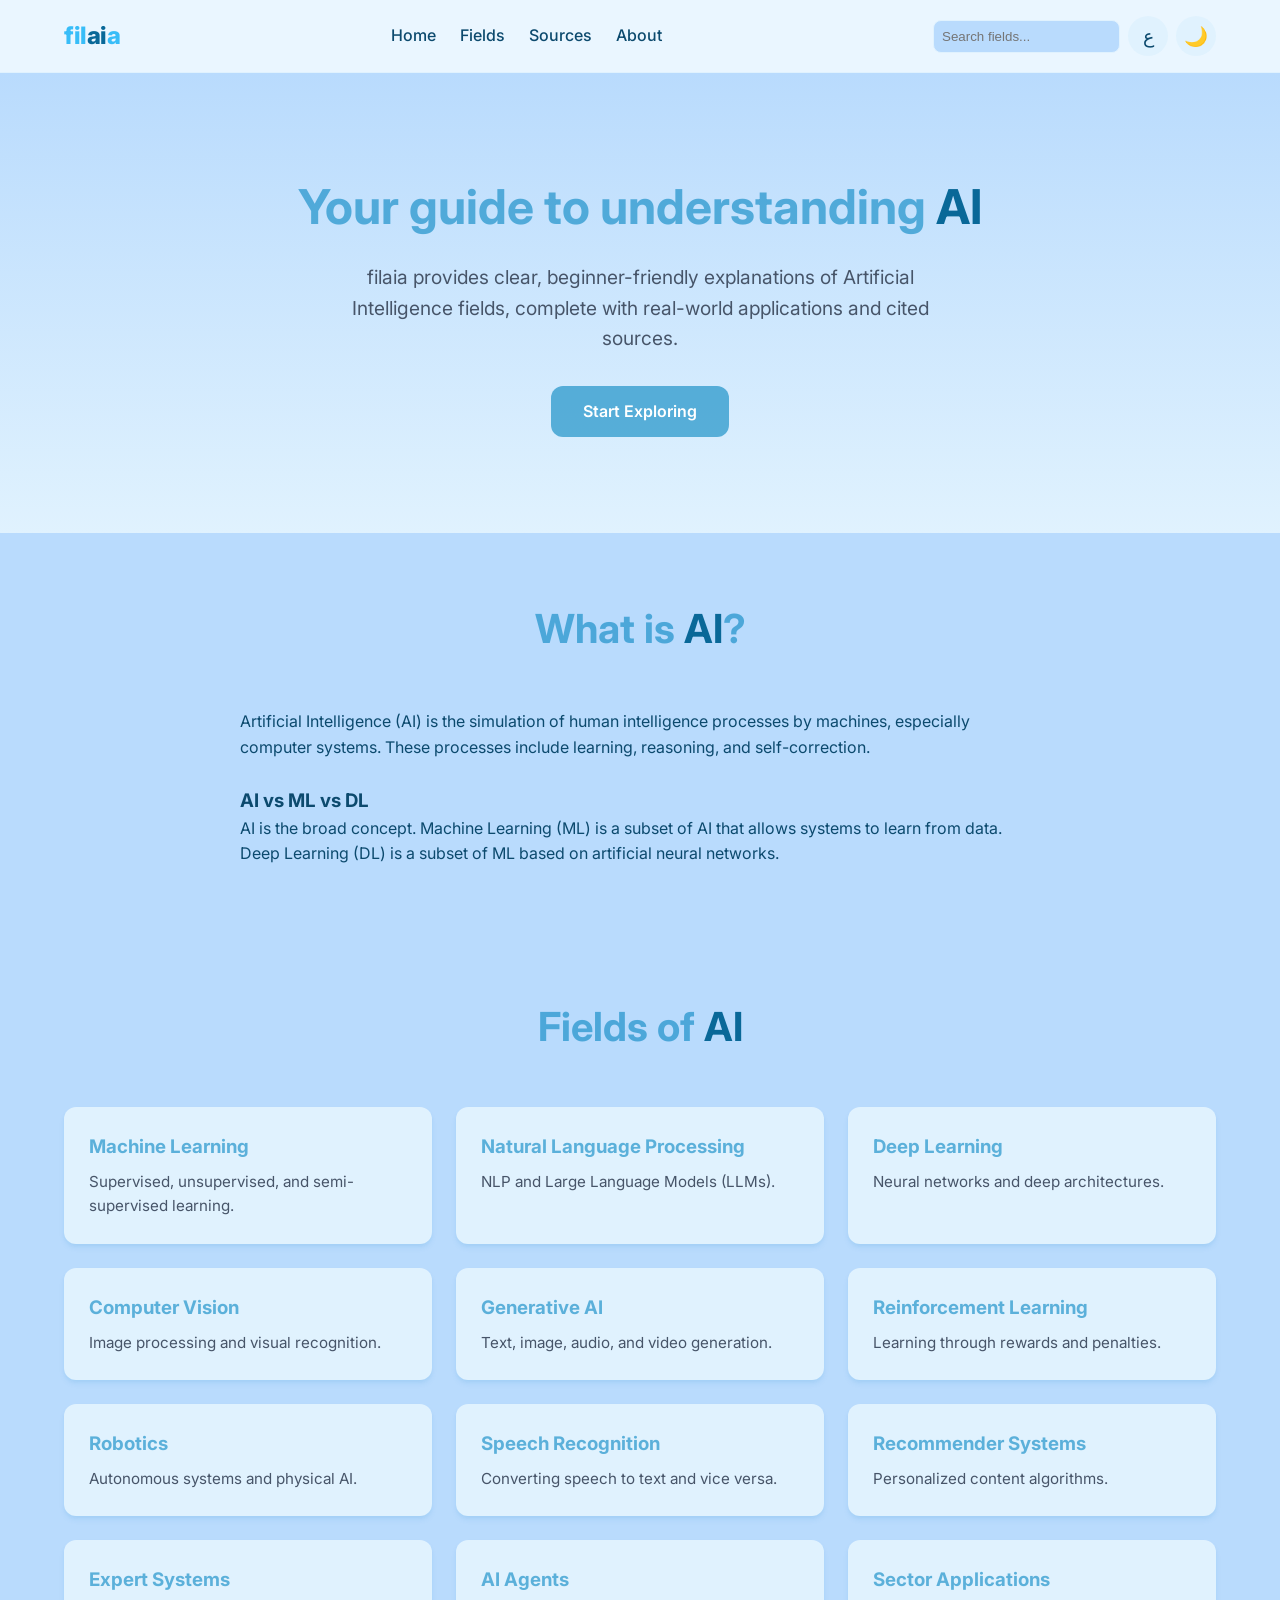
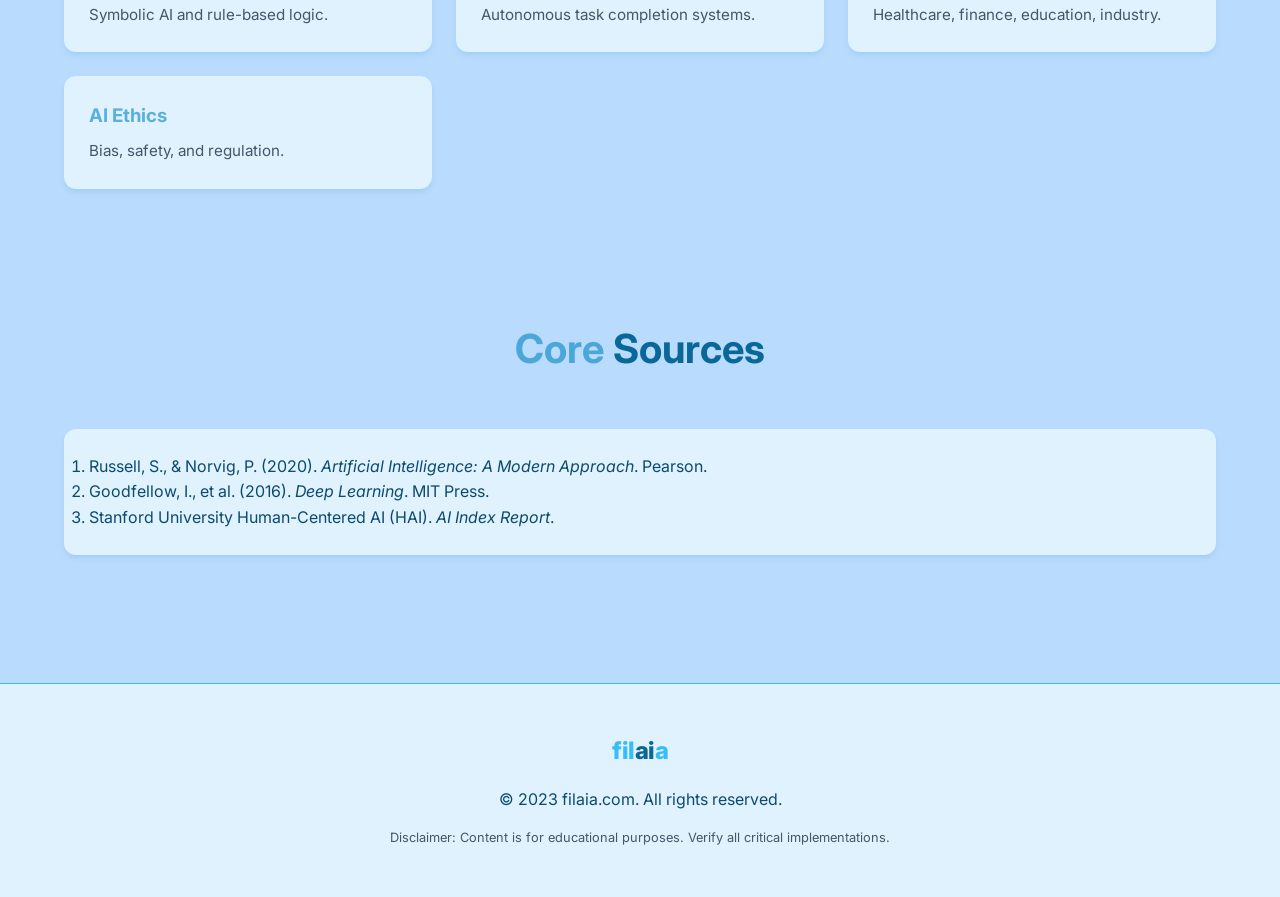
<file: index.html>
<!DOCTYPE html>
<html lang="en" dir="ltr" data-theme="light">

<head>
    <meta charset="UTF-8">
    <meta name="viewport" content="width=device-width, initial-scale=1.0">
    <title>filaia | Your Guide to Understanding AI</title>
    <meta name="description"
        content="Explore the diverse fields of Artificial Intelligence, from Machine Learning to NLP and Generative AI.">

    <meta property="og:title" content="filaia | Understanding AI">
    <meta property="og:description" content="Your guide to understanding the world of AI.">
    <meta property="og:type" content="website">

    <link rel="preconnect" href="https://fonts.googleapis.com">
    <link href="https://fonts.googleapis.com/css2?family=Cairo:wght@400;700&family=Inter:wght@400;500;700&display=swap"
        rel="stylesheet">
    <link rel="icon" type="image/svg+xml" href="assets/favicon.svg">

    <link rel="stylesheet" href="css/style.css">
</head>

<body>
    <div id="progress-bar" class="progress-bar"></div>

    <header class="header">
        <div class="nav-container">
            <a href="index.html" class="logo"><span class="fil">fil</span><span class="ai">ai</span><span
                    class="a">a</span></a>
            <nav class="nav-links">
                <a href="index.html" data-en="Home" data-ar="الرئيسية">Home</a>
                <a href="#fields" data-en="Fields" data-ar="المجالات">Fields</a>
                <a href="#sources" data-en="Sources" data-ar="المصادر">Sources</a>
                <a href="#about" data-en="About" data-ar="حول">About</a>
            </nav>
            <div class="controls">
                <input type="text" id="search-input" placeholder="Search fields..."
                    style="padding:0.5rem; border-radius:8px; border:1px solid var(--bg-card); background:var(--bg-body); color:var(--text-primary);">
                <button id="lang-toggle" class="btn-icon">ع</button>
                <button id="theme-toggle" class="btn-icon">🌙</button>
            </div>
        </div>
    </header>

    <section class="hero fade-in">
        <h1 data-en="Your guide to understanding <span>AI</span>" data-ar="دليلك لفهم <span>الذكاء الاصطناعي</span>">
            Your guide to understanding <span>AI</span></h1>
        <p data-en="filaia provides clear, beginner-friendly explanations of Artificial Intelligence fields, complete with real-world applications and cited sources."
            data-ar="يقدم filaia شروحات واضحة وسهلة للمبتدئين حول مجالات الذكاء الاصطناعي، مع تطبيقات واقعية ومصادر موثوقة.">
            filaia provides clear, beginner-friendly explanations of Artificial Intelligence fields, complete with
            real-world applications and cited sources.</p>
        <a href="#fields" class="btn-primary" data-en="Start Exploring" data-ar="ابدأ الاستكشاف">Start Exploring</a>
    </section>

    <section class="container fade-in" id="what-is-ai">
        <h2 class="section-title" data-en="What is <span>AI</span>?" data-ar="ما هو <span>الذكاء الاصطناعي</span>؟">What
            is <span>AI</span>?</h2>
        <div style="max-width: 800px; margin: 0 auto;">
            <p data-en="Artificial Intelligence (AI) is the simulation of human intelligence processes by machines, especially computer systems. These processes include learning, reasoning, and self-correction."
                data-ar="الذكاء الاصطناعي (AI) هو محاكاة لعمليات الذكاء البشري بواسطة الآلات، وخاصة أنظمة الكمبيوتر. تشمل هذه العمليات التعلم والاستدلال والتصحيح الذاتي.">
                Artificial Intelligence (AI) is the simulation of human intelligence processes by machines, especially
                computer systems. These processes include learning, reasoning, and self-correction.</p>
            <br>
            <h3 data-en="AI vs ML vs DL" data-ar="الفرق بين AI و ML و DL">AI vs ML vs DL</h3>
            <p data-en="AI is the broad concept. Machine Learning (ML) is a subset of AI that allows systems to learn from data. Deep Learning (DL) is a subset of ML based on artificial neural networks."
                data-ar="الذكاء الاصطناعي هو المفهوم العام. تعلم الآلة (ML) هو فرع منه يسمح للأنظمة بالتعلم من البيانات. التعلم العميق (DL) هو فرع من تعلم الآلة يعتمد على الشبكات العصبية الاصطناعية.">
                AI is the broad concept. Machine Learning (ML) is a subset of AI that allows systems to learn from data.
                Deep Learning (DL) is a subset of ML based on artificial neural networks.</p>
        </div>
    </section>

    <section class="container fade-in" id="fields">
        <h2 class="section-title" data-en="Fields of <span>AI</span>" data-ar="مجالات <span>الذكاء الاصطناعي</span>">
            Fields of <span>AI</span></h2>
        <div class="fields-grid">
            <a href="machine-learning.html" class="card" style="text-decoration:none;">
                <h3 data-en="Machine Learning" data-ar="تعلم الآلة">Machine Learning</h3>
                <p data-en="Supervised, unsupervised, and semi-supervised learning."
                    data-ar="التعلم الخاضع للإشراف وغير الخاضع للإشراف وشبه الخاضع للإشراف.">Supervised, unsupervised,
                    and semi-supervised learning.</p>
            </a>
            <a href="natural-language-processing.html" class="card" style="text-decoration:none;">
                <h3 data-en="Natural Language Processing" data-ar="معالجة اللغات الطبيعية">Natural Language Processing
                </h3>
                <p data-en="NLP and Large Language Models (LLMs)."
                    data-ar="معالجة اللغات الطبيعية والنماذج اللغوية الكبيرة (LLMs).">NLP and Large Language Models
                    (LLMs).</p>
            </a>
            <a href="deep-learning.html" class="card" style="text-decoration:none;">
                <h3 data-en="Deep Learning" data-ar="التعلم العميق">Deep Learning</h3>
                <p data-en="Neural networks and deep architectures." data-ar="الشبكات العصبية والبنى العميقة.">Neural
                    networks and deep architectures.</p>
            </a>
            <a href="computer-vision.html" class="card" style="text-decoration:none;">
                <h3 data-en="Computer Vision" data-ar="الرؤية الحاسوبية">Computer Vision</h3>
                <p data-en="Image processing and visual recognition." data-ar="معالجة الصور والتعرف البصري.">Image
                    processing and visual recognition.</p>
            </a>
            <a href="generative-ai.html" class="card" style="text-decoration:none;">
                <h3 data-en="Generative AI" data-ar="الذكاء التوليدي">Generative AI</h3>
                <p data-en="Text, image, audio, and video generation." data-ar="توليد النصوص والصور والصوت والفيديو.">
                    Text, image, audio, and video generation.</p>
            </a>
            <a href="reinforcement-learning.html" class="card" style="text-decoration:none;">
                <h3 data-en="Reinforcement Learning" data-ar="التعلم المعزز">Reinforcement Learning</h3>
                <p data-en="Learning through rewards and penalties." data-ar="التعلم من خلال المكافآت والعقوبات.">
                    Learning through rewards and penalties.</p>
            </a>
            <a href="robotics.html" class="card" style="text-decoration:none;">
                <h3 data-en="Robotics" data-ar="الروبوتات">Robotics</h3>
                <p data-en="Autonomous systems and physical AI." data-ar="الأنظمة المستقلة والذكاء الاصطناعي المادي.">
                    Autonomous systems and physical AI.</p>
            </a>
            <a href="speech-recognition.html" class="card" style="text-decoration:none;">
                <h3 data-en="Speech Recognition" data-ar="التعرف على الكلام">Speech Recognition</h3>
                <p data-en="Converting speech to text and vice versa." data-ar="تحويل الكلام إلى نص والعكس.">Converting
                    speech to text and vice versa.</p>
            </a>
            <a href="recommender-systems.html" class="card" style="text-decoration:none;">
                <h3 data-en="Recommender Systems" data-ar="أنظمة التوصية">Recommender Systems</h3>
                <p data-en="Personalized content algorithms." data-ar="خوارزميات المحتوى المخصص.">Personalized content
                    algorithms.</p>
            </a>
            <a href="expert-systems.html" class="card" style="text-decoration:none;">
                <h3 data-en="Expert Systems" data-ar="الأنظمة الخبيرة">Expert Systems</h3>
                <p data-en="Symbolic AI and rule-based logic."
                    data-ar="الذكاء الاصطناعي الرمزي والمنطق القائم على القواعد.">Symbolic AI and rule-based logic.</p>
            </a>
            <a href="ai-agents.html" class="card" style="text-decoration:none;">
                <h3 data-en="AI Agents" data-ar="وكلاء الذكاء الاصطناعي">AI Agents</h3>
                <p data-en="Autonomous task completion systems." data-ar="أنظمة إنجاز المهام المستقلة.">Autonomous task
                    completion systems.</p>
            </a>
            <a href="sector-applications.html" class="card" style="text-decoration:none;">
                <h3 data-en="Sector Applications" data-ar="تطبيقات القطاعات">Sector Applications</h3>
                <p data-en="Healthcare, finance, education, industry."
                    data-ar="الرعاية الصحية والتمويل والتعليم والصناعة.">Healthcare, finance, education, industry.</p>
            </a>
            <a href="ai-ethics.html" class="card" style="text-decoration:none;">
                <h3 data-en="AI Ethics" data-ar="أخلاقيات الذكاء الاصطناعي">AI Ethics</h3>
                <p data-en="Bias, safety, and regulation." data-ar="التحيز والسلامة والتنظيم.">Bias, safety, and
                    regulation.</p>
            </a>
        </div>
    </section>

    <section class="container fade-in" id="sources">
        <h2 class="section-title" data-en="Core <span>Sources</span>" data-ar="المصادر <span>الأساسية</span>">Core
            <span>Sources</span>
        </h2>
        <div class="card">
            <ol>
                <li data-en="Russell, S., & Norvig, P. (2020). <em>Artificial Intelligence: A Modern Approach</em>. Pearson."
                    data-ar="راسل، س.، ونورفيج، ب. (2020). <em>الذكاء الاصطناعي: نهج حديث</em>. بيرسون.">Russell, S., &
                    Norvig, P. (2020). <em>Artificial Intelligence: A Modern Approach</em>. Pearson.</li>
                <li data-en="Goodfellow, I., et al. (2016). <em>Deep Learning</em>. MIT Press."
                    data-ar="جودفيلو، إ.، وآخرون. (2016). <em>التعلم العميق</em>. مطبعة معهد ماساتشوستس للتكنولوجيا.">
                    Goodfellow, I., et al. (2016). <em>Deep Learning</em>. MIT Press.</li>
                <li data-en="Stanford University Human-Centered AI (HAI). <em>AI Index Report</em>."
                    data-ar="جامعة ستانفورد - الذكاء الاصطناعي المتمحور حول الإنسان. <em>تقرير مؤشر الذكاء الاصطناعي</em>.">
                    Stanford University Human-Centered AI (HAI). <em>AI Index Report</em>.</li>
            </ol>
        </div>
    </section>

    <footer class="footer">
        <div class="footer-container">
            <a href="index.html" class="logo"><span class="fil">fil</span><span class="ai">ai</span><span
                    class="a">a</span></a>
            <p data-en="&copy; 2023 filaia.com. All rights reserved." data-ar="&copy; 2023 filaia. جميع الحقوق محفوظة.">
                &copy; 2023 filaia.com. All rights reserved.</p>
            <p style="font-size:0.8rem; color:var(--text-secondary); margin-top:1rem;"
                data-en="Disclaimer: Content is for educational purposes. Verify all critical implementations."
                data-ar="إخلاء مسؤولية: المحتوى لأغراض تعليمية. يرجى التحقق من جميع التطبيقات الحرجة.">Disclaimer:
                Content is for educational purposes. Verify all critical implementations.</p>
        </div>
    </footer>

    <script src="js/script.js"></script>
</body>

</html>
</file>
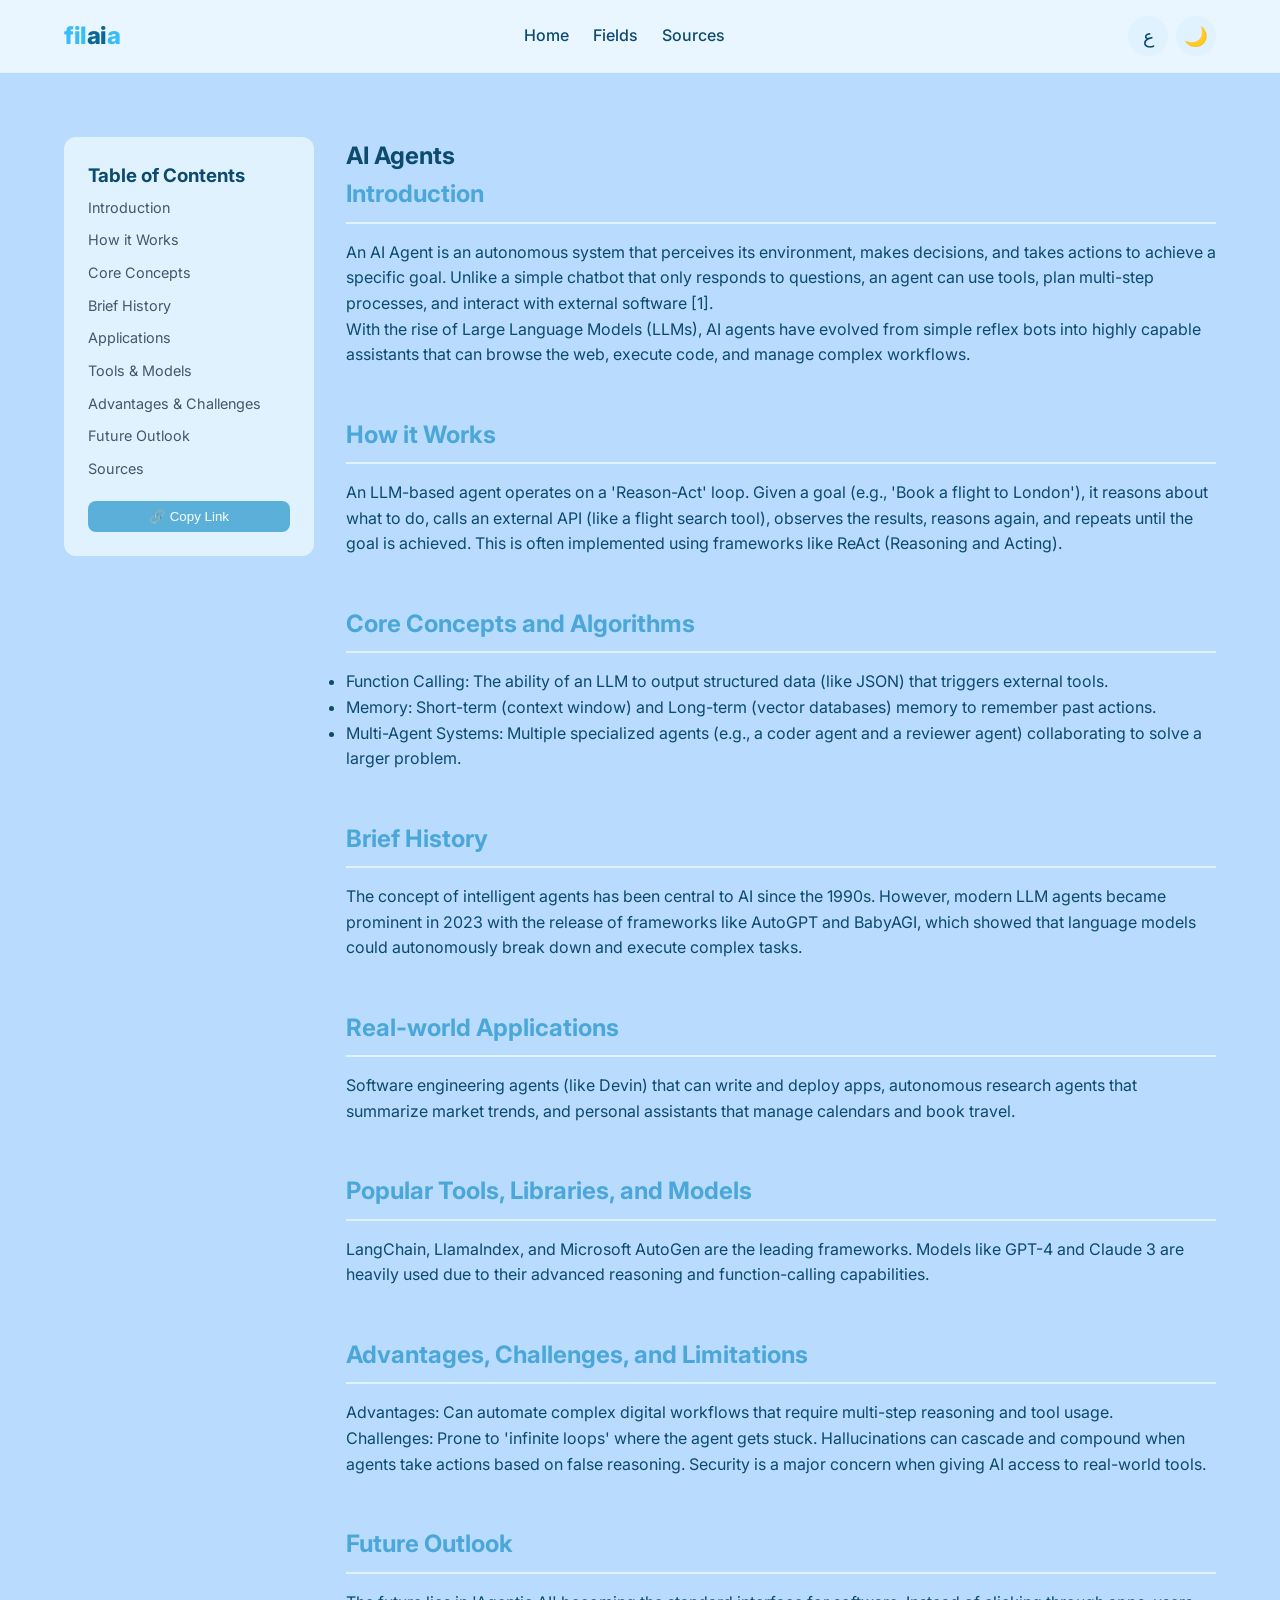
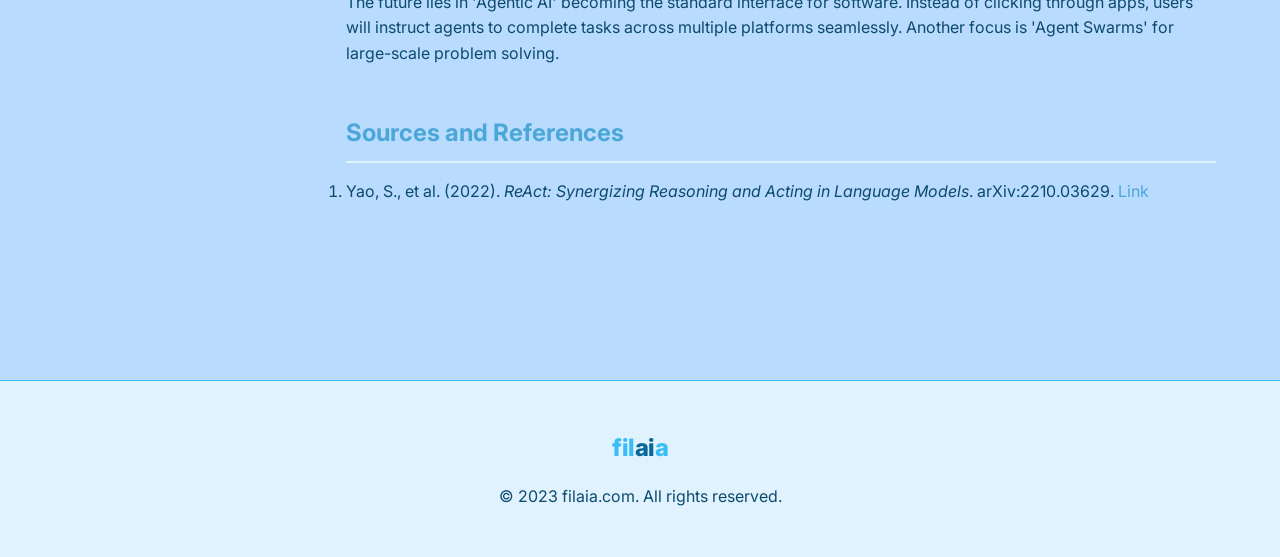
<file: ai-agents.html>
<!DOCTYPE html>
<html lang="en" dir="ltr" data-theme="light">

<head>
    <meta charset="UTF-8">
    <meta name="viewport" content="width=device-width, initial-scale=1.0">
    <title>AI Agents | filaia</title>
    <meta name="description"
        content="Understand AI Agents, autonomous systems that perceive their environment and take actions to achieve goals.">
    <script type="application/ld+json">
  { "@context": "https://schema.org", "@type": "Article", "headline": "AI Agents", "author": { "@type": "Organization", "name": "filaia" } }
  </script>
    <link rel="preconnect" href="https://fonts.googleapis.com">
    <link href="https://fonts.googleapis.com/css2?family=Cairo:wght@400;700&family=Inter:wght@400;500;700&display=swap"
        rel="stylesheet">
    <link rel="icon" type="image/svg+xml" href="assets/favicon.svg">
    <link rel="stylesheet" href="css/style.css">
</head>

<body>
    <div id="progress-bar" class="progress-bar"></div>
    <header class="header">
        <div class="nav-container">
            <a href="index.html" class="logo"><span class="fil">fil</span><span class="ai">ai</span><span
                    class="a">a</span></a>
            <nav class="nav-links">
                <a href="index.html" data-en="Home" data-ar="الرئيسية">Home</a>
                <a href="index.html#fields" data-en="Fields" data-ar="المجالات">Fields</a>
                <a href="index.html#sources" data-en="Sources" data-ar="المصادر">Sources</a>
            </nav>
            <div class="controls">
                <button id="lang-toggle" class="btn-icon">ع</button>
                <button id="theme-toggle" class="btn-icon">🌙</button>
            </div>
        </div>
    </header>

    <div class="container field-layout">
        <aside class="toc">
            <h3 data-en="Table of Contents" data-ar="محتويات الصفحة">Table of Contents</h3>
            <ul>
                <li><a href="#introduction" data-en="Introduction" data-ar="مقدمة">Introduction</a></li>
                <li><a href="#how-it-works" data-en="How it Works" data-ar="كيف يعمل">How it Works</a></li>
                <li><a href="#concepts" data-en="Core Concepts" data-ar="المفاهيم الأساسية">Core Concepts</a></li>
                <li><a href="#history" data-en="Brief History" data-ar="نبذة تاريخية">Brief History</a></li>
                <li><a href="#applications" data-en="Applications" data-ar="التطبيقات">Applications</a></li>
                <li><a href="#tools" data-en="Tools & Models" data-ar="الأدوات والنماذج">Tools & Models</a></li>
                <li><a href="#pros-cons" data-en="Advantages & Challenges" data-ar="المزايا والتحديات">Advantages &
                        Challenges</a></li>
                <li><a href="#future" data-en="Future Outlook" data-ar="النظرة المستقبلية">Future Outlook</a></li>
                <li><a href="#sources" data-en="Sources" data-ar="المصادر">Sources</a></li>
            </ul>
            <button id="copy-link"
                style="margin-top:1rem; background:var(--deep-blue); color:white; border:none; padding:0.5rem; width:100%; border-radius:8px; cursor:pointer;">🔗
                Copy Link</button>
        </aside>

        <article class="field-content">
            <h1 data-en="AI Agents" data-ar="وكلاء الذكاء الاصطناعي">AI Agents</h1>

            <section id="introduction" class="fade-in">
                <h2 data-en="Introduction" data-ar="مقدمة">Introduction</h2>
                <p data-en="An AI Agent is an autonomous system that perceives its environment, makes decisions, and takes actions to achieve a specific goal. Unlike a simple chatbot that only responds to questions, an agent can use tools, plan multi-step processes, and interact with external software [1]."
                    data-ar="وكيل الذكاء الاصطناعي هو نظام مستقل يدرك بيئته ويتخذ القرارات ويقوم بأفعال لتحقيق هدف معين. على عكس روبوت الدردشة البسيط الذي يجيب على الأسئلة فقط، يمكن للوكيل استخدام الأدوات وتخطيط العمليات متعددة الخطوات والتفاعل مع البرمجيات الخارجية [1].">
                    An AI Agent is an autonomous system that perceives its environment, makes decisions, and takes
                    actions to achieve a specific goal. Unlike a simple chatbot that only responds to questions, an
                    agent can use tools, plan multi-step processes, and interact with external software [1].</p>
                <p data-en="With the rise of Large Language Models (LLMs), AI agents have evolved from simple reflex bots into highly capable assistants that can browse the web, execute code, and manage complex workflows."
                    data-ar="مع ظهور النماذج اللغوية الكبيرة (LLMs)، تطورت وكلاء الذكاء الاصطناعي من بوتات رد فعل بسيطة إلى مساعدين ذوي قدرات عالية يمكنهم تصفح الويب وتنفيذ الكود وإدارة سير العمل المعقد.">
                    With the rise of Large Language Models (LLMs), AI agents have evolved from simple reflex bots into
                    highly capable assistants that can browse the web, execute code, and manage complex workflows.</p>
            </section>

            <section id="how-it-works" class="fade-in">
                <h2 data-en="How it Works" data-ar="كيف يعمل">How it Works</h2>
                <p data-en="An LLM-based agent operates on a 'Reason-Act' loop. Given a goal (e.g., 'Book a flight to London'), it reasons about what to do, calls an external API (like a flight search tool), observes the results, reasons again, and repeats until the goal is achieved. This is often implemented using frameworks like ReAct (Reasoning and Acting)."
                    data-ar="يعمل الوكيل القائم على النماذج اللغوية في حلقة 'تفكير-تنفيذ'. عند إعطائه هدفاً (مثل 'احجز رحلة إلى لندن')، يقوم بالتفكير فيما يجب فعله، واستدعاء واجهة برمجة تطبيقات خارجية (مثل أداة البحث عن رحلات)، ومراقبة النتائج، ثم التفكير مرة أخرى وتكرار العملية حتى يتحقق الهدف. يُطبق هذا غالباً باستخدام أطر عمل مثل ReAct.">
                    An LLM-based agent operates on a 'Reason-Act' loop. Given a goal (e.g., 'Book a flight to London'),
                    it reasons about what to do, calls an external API (like a flight search tool), observes the
                    results, reasons again, and repeats until the goal is achieved. This is often implemented using
                    frameworks like ReAct (Reasoning and Acting).</p>
            </section>

            <section id="concepts" class="fade-in">
                <h2 data-en="Core Concepts and Algorithms" data-ar="المفاهيم والخوارزميات الأساسية">Core Concepts and
                    Algorithms</h2>
                <ul>
                    <li data-en="Function Calling: The ability of an LLM to output structured data (like JSON) that triggers external tools."
                        data-ar="استدعاء الدوال: قدرة النموذج اللغوي على إخراج بيانات مهيكلة (مثل JSON) تشغل أدوات خارجية.">
                        Function Calling: The ability of an LLM to output structured data (like JSON) that triggers
                        external tools.</li>
                    <li data-en="Memory: Short-term (context window) and Long-term (vector databases) memory to remember past actions."
                        data-ar="الذاكرة: ذاكرة قصيرة المدى (نافذة السياق) وطويلة المدى (قواعد بيانات المتجهات) لتذكر الأفعال السابقة.">
                        Memory: Short-term (context window) and Long-term (vector databases) memory to remember past
                        actions.</li>
                    <li data-en="Multi-Agent Systems: Multiple specialized agents (e.g., a coder agent and a reviewer agent) collaborating to solve a larger problem."
                        data-ar="أنظمة الوكلاء المتعددين: عدة وكلاء متخصصين (مثل وكيل مبرمج ووكيل مراجع) يتعاونون لحل مشكلة أكبر.">
                        Multi-Agent Systems: Multiple specialized agents (e.g., a coder agent and a reviewer agent)
                        collaborating to solve a larger problem.</li>
                </ul>
            </section>

            <section id="history" class="fade-in">
                <h2 data-en="Brief History" data-ar="نبذة تاريخية">Brief History</h2>
                <p data-en="The concept of intelligent agents has been central to AI since the 1990s. However, modern LLM agents became prominent in 2023 with the release of frameworks like AutoGPT and BabyAGI, which showed that language models could autonomously break down and execute complex tasks."
                    data-ar="كان مفهوم الوكلاء الأذكياء مركزياً في الذكاء الاصطناعي منذ التسعينيات. ومع ذلك، ظهرت وكلاء النماذج اللغوية الحديثة بشكل بارز في عام 2023 مع إطلاق أطر عمل مثل AutoGPT و BabyAGI، والتي أظهرت أن نماذج اللغة يمكنها بشكل مستقل تقسيم وتنفيذ المهام المعقدة.">
                    The concept of intelligent agents has been central to AI since the 1990s. However, modern LLM agents
                    became prominent in 2023 with the release of frameworks like AutoGPT and BabyAGI, which showed that
                    language models could autonomously break down and execute complex tasks.</p>
            </section>

            <section id="applications" class="fade-in">
                <h2 data-en="Real-world Applications" data-ar="التطبيقات الواقعية">Real-world Applications</h2>
                <p data-en="Software engineering agents (like Devin) that can write and deploy apps, autonomous research agents that summarize market trends, and personal assistants that manage calendars and book travel."
                    data-ar="وكلاء هندسة البرمجيات (مثل Devin) الذين يمكنهم كتابة ونشر التطبيقات، ووكلاء البحث المستقلون الذين يلخصون اتجاهات السوق، والمساعدون الشخصيون الذين يديرون التقاويم ويحجزون السفر.">
                    Software engineering agents (like Devin) that can write and deploy apps, autonomous research agents
                    that summarize market trends, and personal assistants that manage calendars and book travel.</p>
            </section>

            <section id="tools" class="fade-in">
                <h2 data-en="Popular Tools, Libraries, and Models" data-ar="الأدوات والمكتبات والنماذج الشائعة">Popular
                    Tools, Libraries, and Models</h2>
                <p data-en="LangChain, LlamaIndex, and Microsoft AutoGen are the leading frameworks. Models like GPT-4 and Claude 3 are heavily used due to their advanced reasoning and function-calling capabilities."
                    data-ar="LangChain و LlamaIndex و Microsoft AutoGen هي الأطر الرائدة. تُستخدم نماذج مثل GPT-4 و Claude 3 بشكل كبير بسبب قدراتها المتقدمة في الاستدلال واستدعاء الدوال.">
                    LangChain, LlamaIndex, and Microsoft AutoGen are the leading frameworks. Models like GPT-4 and
                    Claude 3 are heavily used due to their advanced reasoning and function-calling capabilities.</p>
            </section>

            <section id="pros-cons" class="fade-in">
                <h2 data-en="Advantages, Challenges, and Limitations" data-ar="المزايا والتحديات والقيود">Advantages,
                    Challenges, and Limitations</h2>
                <p data-en="Advantages: Can automate complex digital workflows that require multi-step reasoning and tool usage."
                    data-ar="المزايا: يمكنها أتمتة سير العمل الرقمي المعقد الذي يتطلب تفكيراً متعدد الخطوات واستخدام الأدوات.">
                    Advantages: Can automate complex digital workflows that require multi-step reasoning and tool usage.
                </p>
                <p data-en="Challenges: Prone to 'infinite loops' where the agent gets stuck. Hallucinations can cascade and compound when agents take actions based on false reasoning. Security is a major concern when giving AI access to real-world tools."
                    data-ar="التحديات: عرضة لـ 'الحلقات اللانهائية' حيث يعلق الوكيل. يمكن أن تتضاعف الهلوسة وتتراكم عندما يتخذ الوكلاء إجراءات بناءً على استدلال خاطئ. الأمان مصدر قلق كبير عند منح الذكاء الاصطناعي وصولاً إلى أدوات العالم الحقيقي.">
                    Challenges: Prone to 'infinite loops' where the agent gets stuck. Hallucinations can cascade and
                    compound when agents take actions based on false reasoning. Security is a major concern when giving
                    AI access to real-world tools.</p>
            </section>

            <section id="future" class="fade-in">
                <h2 data-en="Future Outlook" data-ar="النظرة المستقبلية">Future Outlook</h2>
                <p data-en="The future lies in 'Agentic AI' becoming the standard interface for software. Instead of clicking through apps, users will instruct agents to complete tasks across multiple platforms seamlessly. Another focus is 'Agent Swarms' for large-scale problem solving."
                    data-ar="يكمن المستقبل في أن يصبح 'الذكاء الاصطناعي الوكيل' الواجهة القياسية للبرمجيات. بدلاً من النقر عبر التطبيقات، سيعطي المستخدمون تعليمات للوكلاء لإكمال المهام عبر منصات متعددة بسلاسة. تركيز آخر هو 'أسراب الوكلاء' لحل المشكلات واسعة النطاق.">
                    The future lies in 'Agentic AI' becoming the standard interface for software. Instead of clicking
                    through apps, users will instruct agents to complete tasks across multiple platforms seamlessly.
                    Another focus is 'Agent Swarms' for large-scale problem solving.</p>
            </section>

            <section id="sources" class="fade-in">
                <h2 data-en="Sources and References" data-ar="المصادر والمراجع">Sources and References</h2>
                <ol>
                    <li data-en="Yao, S., et al. (2022). <em>ReAct: Synergizing Reasoning and Acting in Language Models</em>. arXiv:2210.03629. <a href='https://arxiv.org/abs/2210.03629' target='_blank'>Link</a>"
                        data-ar="ياو، س.، وآخرون. (2022). <em>ReAct: التآزر بين التفكير والتصرف في نماذج اللغة</em>. arXiv:2210.03629. <a href='https://arxiv.org/abs/2210.03629' target='_blank'>الرابط</a>">
                        Yao, S., et al. (2022). <em>ReAct: Synergizing Reasoning and Acting in Language Models</em>.
                        arXiv:2210.03629. <a href="https://arxiv.org/abs/2210.03629" target="_blank">Link</a></li>
                </ol>
            </section>
        </article>
    </div>

    <footer class="footer">
        <div class="footer-container">
            <a href="index.html" class="logo"><span class="fil">fil</span><span class="ai">ai</span><span
                    class="a">a</span></a>
            <p>&copy; 2023 filaia.com. All rights reserved.</p>
        </div>
    </footer>
    <script src="js/script.js"></script>
</body>

</html>
</file>
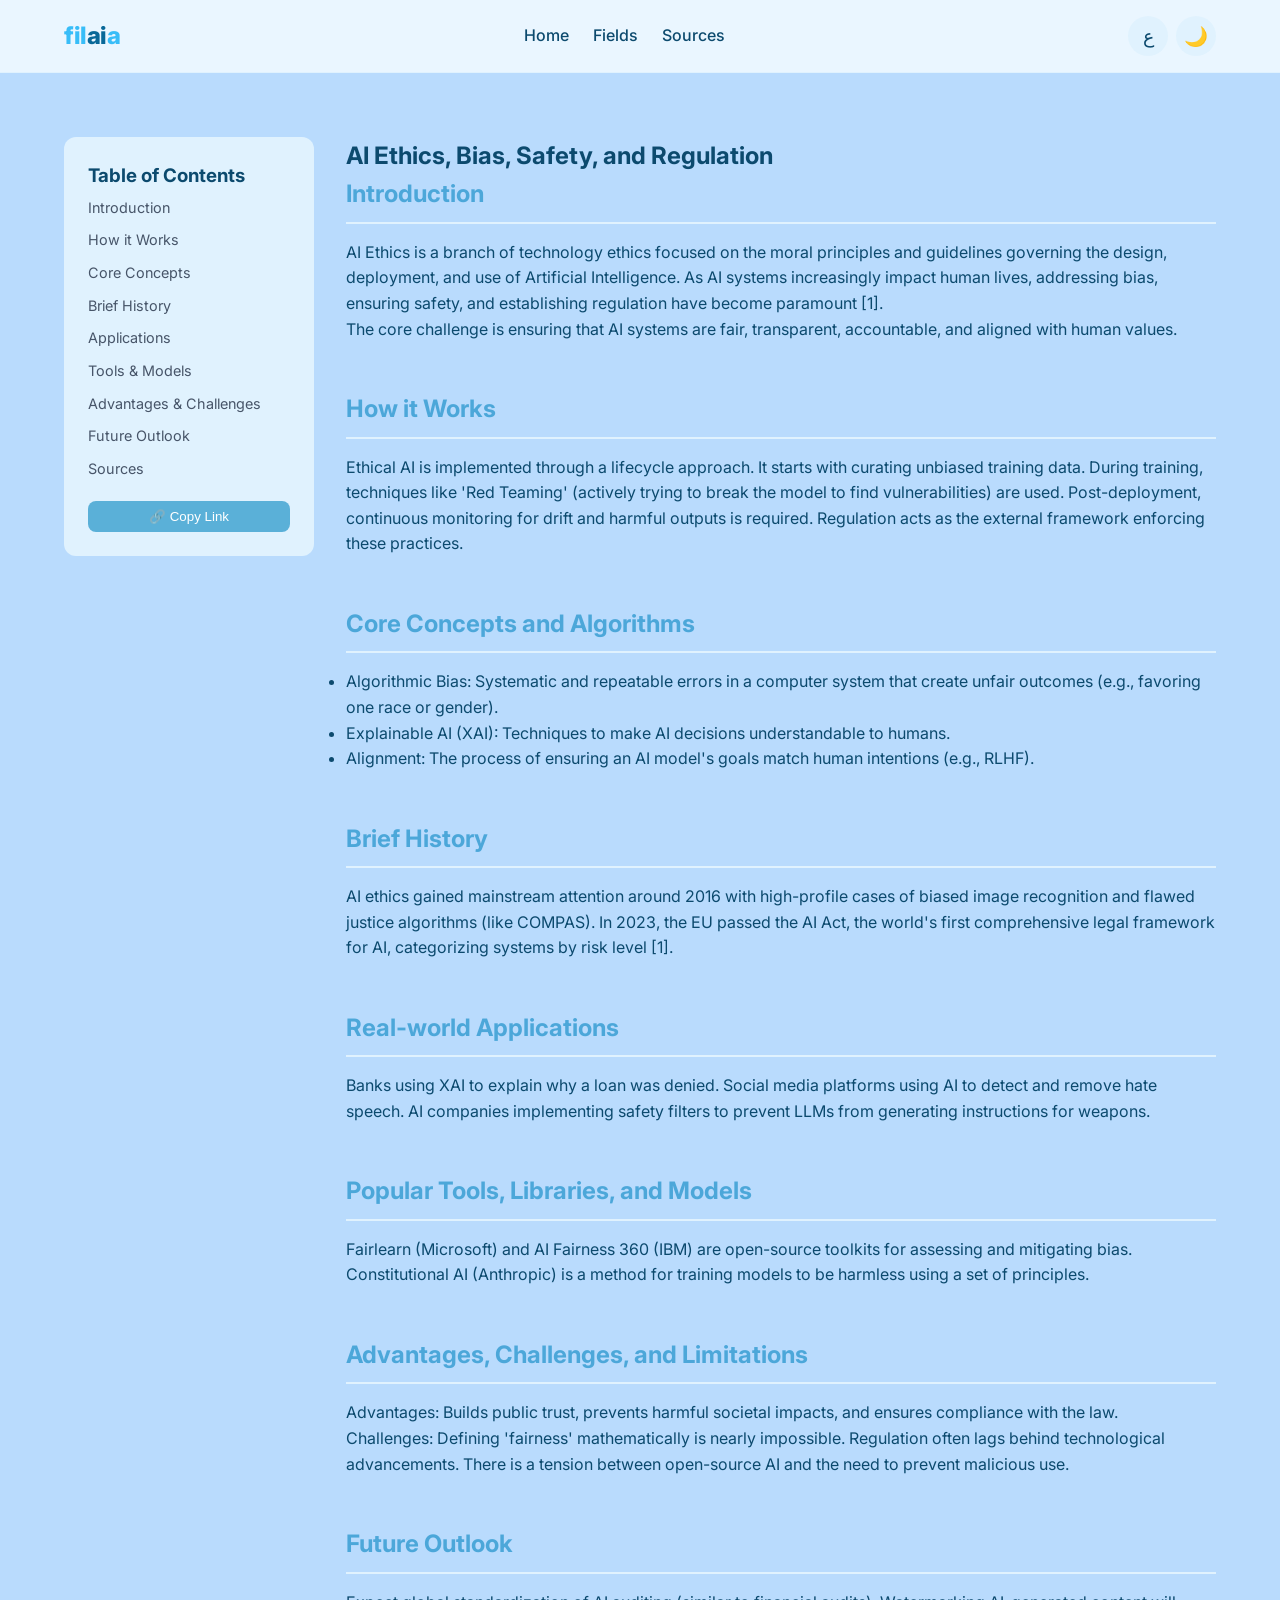
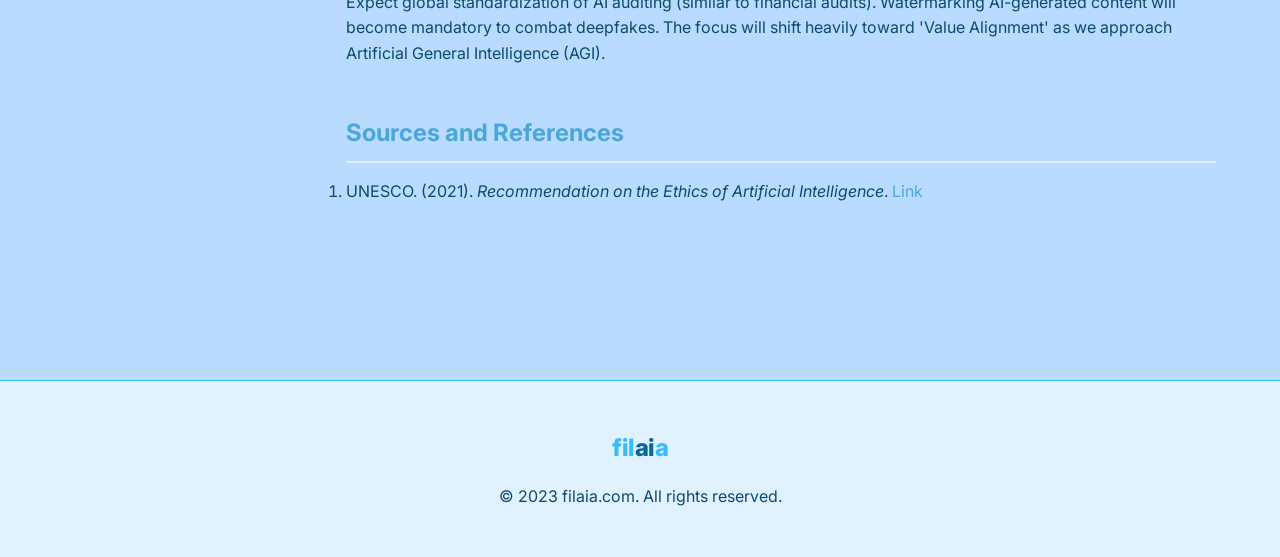
<file: ai-ethics.html>
<!DOCTYPE html>
<html lang="en" dir="ltr" data-theme="light">

<head>
    <meta charset="UTF-8">
    <meta name="viewport" content="width=device-width, initial-scale=1.0">
    <title>AI Ethics, Bias, Safety, and Regulation | filaia</title>
    <meta name="description"
        content="Explore AI Ethics, Bias, Safety, and Regulation. How to build responsible and trustworthy AI.">
    <script type="application/ld+json">
  { "@context": "https://schema.org", "@type": "Article", "headline": "AI Ethics", "author": { "@type": "Organization", "name": "filaia" } }
  </script>
    <link rel="preconnect" href="https://fonts.googleapis.com">
    <link href="https://fonts.googleapis.com/css2?family=Cairo:wght@400;700&family=Inter:wght@400;500;700&display=swap"
        rel="stylesheet">
    <link rel="icon" type="image/svg+xml" href="assets/favicon.svg">
    <link rel="stylesheet" href="css/style.css">
</head>

<body>
    <div id="progress-bar" class="progress-bar"></div>
    <header class="header">
        <div class="nav-container">
            <a href="index.html" class="logo"><span class="fil">fil</span><span class="ai">ai</span><span
                    class="a">a</span></a>
            <nav class="nav-links">
                <a href="index.html" data-en="Home" data-ar="الرئيسية">Home</a>
                <a href="index.html#fields" data-en="Fields" data-ar="المجالات">Fields</a>
                <a href="index.html#sources" data-en="Sources" data-ar="المصادر">Sources</a>
            </nav>
            <div class="controls">
                <button id="lang-toggle" class="btn-icon">ع</button>
                <button id="theme-toggle" class="btn-icon">🌙</button>
            </div>
        </div>
    </header>

    <div class="container field-layout">
        <aside class="toc">
            <h3 data-en="Table of Contents" data-ar="محتويات الصفحة">Table of Contents</h3>
            <ul>
                <li><a href="#introduction" data-en="Introduction" data-ar="مقدمة">Introduction</a></li>
                <li><a href="#how-it-works" data-en="How it Works" data-ar="كيف يعمل">How it Works</a></li>
                <li><a href="#concepts" data-en="Core Concepts" data-ar="المفاهيم الأساسية">Core Concepts</a></li>
                <li><a href="#history" data-en="Brief History" data-ar="نبذة تاريخية">Brief History</a></li>
                <li><a href="#applications" data-en="Applications" data-ar="التطبيقات">Applications</a></li>
                <li><a href="#tools" data-en="Tools & Models" data-ar="الأدوات والنماذج">Tools & Models</a></li>
                <li><a href="#pros-cons" data-en="Advantages & Challenges" data-ar="المزايا والتحديات">Advantages &
                        Challenges</a></li>
                <li><a href="#future" data-en="Future Outlook" data-ar="النظرة المستقبلية">Future Outlook</a></li>
                <li><a href="#sources" data-en="Sources" data-ar="المصادر">Sources</a></li>
            </ul>
            <button id="copy-link"
                style="margin-top:1rem; background:var(--deep-blue); color:white; border:none; padding:0.5rem; width:100%; border-radius:8px; cursor:pointer;">🔗
                Copy Link</button>
        </aside>

        <article class="field-content">
            <h1 data-en="AI Ethics, Bias, Safety, and Regulation"
                data-ar="أخلاقيات الذكاء الاصطناعي، التحيز، السلامة، والتنظيم">AI Ethics, Bias, Safety, and Regulation
            </h1>

            <section id="introduction" class="fade-in">
                <h2 data-en="Introduction" data-ar="مقدمة">Introduction</h2>
                <p data-en="AI Ethics is a branch of technology ethics focused on the moral principles and guidelines governing the design, deployment, and use of Artificial Intelligence. As AI systems increasingly impact human lives, addressing bias, ensuring safety, and establishing regulation have become paramount [1]."
                    data-ar="أخلاقيات الذكاء الاصطناعي هي فرع من أخلاقيات التقنية يركز على المبادئ الأخلاقية والتوجيهات التي تحكم تصميم ونشر واستخدام الذكاء الاصطناعي. مع تأثير أنظمة الذكاء الاصطناعي المتزايد على حياة البشر، أصبحت معالجة التحيز وضمان السلامة ووضع التنظيمات أمراً بالغ الأهمية [1].">
                    AI Ethics is a branch of technology ethics focused on the moral principles and guidelines governing
                    the design, deployment, and use of Artificial Intelligence. As AI systems increasingly impact human
                    lives, addressing bias, ensuring safety, and establishing regulation have become paramount [1].</p>
                <p data-en="The core challenge is ensuring that AI systems are fair, transparent, accountable, and aligned with human values."
                    data-ar="التحدي الأساسي هو ضمان أن أنظمة الذكاء الاصطناعي عادلة وشفافة وخاضعة للمساءلة ومتوافقة مع القيم البشرية.">
                    The core challenge is ensuring that AI systems are fair, transparent, accountable, and aligned with
                    human values.</p>
            </section>

            <section id="how-it-works" class="fade-in">
                <h2 data-en="How it Works" data-ar="كيف يعمل">How it Works</h2>
                <p data-en="Ethical AI is implemented through a lifecycle approach. It starts with curating unbiased training data. During training, techniques like 'Red Teaming' (actively trying to break the model to find vulnerabilities) are used. Post-deployment, continuous monitoring for drift and harmful outputs is required. Regulation acts as the external framework enforcing these practices."
                    data-ar="يتم تطبيق الذكاء الاصطناعي الأخلاقي من خلال نهج دورة الحياة. يبدأ بتنقية بيانات التدريب من التحيز. أثناء التدريب، تُستخدم تقنيات مثل 'الفرق الحمراء' (محاولة كسر النموذج بنشاط لإيجاد الثغرات). بعد النشر، يلزم مراقبة مستمرة للانحراف والمخرجات الضارة. يعمل التنظيم كإطار خارجي يفرض هذه الممارسات.">
                    Ethical AI is implemented through a lifecycle approach. It starts with curating unbiased training
                    data. During training, techniques like 'Red Teaming' (actively trying to break the model to find
                    vulnerabilities) are used. Post-deployment, continuous monitoring for drift and harmful outputs is
                    required. Regulation acts as the external framework enforcing these practices.</p>
            </section>

            <section id="concepts" class="fade-in">
                <h2 data-en="Core Concepts and Algorithms" data-ar="المفاهيم والخوارزميات الأساسية">Core Concepts and
                    Algorithms</h2>
                <ul>
                    <li data-en="Algorithmic Bias: Systematic and repeatable errors in a computer system that create unfair outcomes (e.g., favoring one race or gender)."
                        data-ar="التحيز الخوارزمي: أخطاء منهجية ومتكررة في نظام حاسوبي تخلق نتائج غير عادلة (مثل تفضيل عرق أو جنس معين).">
                        Algorithmic Bias: Systematic and repeatable errors in a computer system that create unfair
                        outcomes (e.g., favoring one race or gender).</li>
                    <li data-en="Explainable AI (XAI): Techniques to make AI decisions understandable to humans."
                        data-ar="الذكاء الاصطناعي القابل للتفسير (XAI): تقنيات لجعل قرارات الذكاء الاصطناعي مفهومة للبشر.">
                        Explainable AI (XAI): Techniques to make AI decisions understandable to humans.</li>
                    <li data-en="Alignment: The process of ensuring an AI model's goals match human intentions (e.g., RLHF)."
                        data-ar="المواءمة: عملية ضمان تطابق أهداف نموذج الذكاء الاصطناعي مع النوايا البشرية (مثل التعلم المعزز من الملاحظات البشرية).">
                        Alignment: The process of ensuring an AI model's goals match human intentions (e.g., RLHF).</li>
                </ul>
            </section>

            <section id="history" class="fade-in">
                <h2 data-en="Brief History" data-ar="نبذة تاريخية">Brief History</h2>
                <p data-en="AI ethics gained mainstream attention around 2016 with high-profile cases of biased image recognition and flawed justice algorithms (like COMPAS). In 2023, the EU passed the AI Act, the world's first comprehensive legal framework for AI, categorizing systems by risk level [1]."
                    data-ar="حظيت أخلاقيات الذكاء الاصطناعي باهتمام mainstream حوالي عام 2016 مع حالات بارزة للتحيز في التعرف على الصور وخوارزميات العدالة المعيبة (مثل COMPAS). في عام 2023، أقر الاتحاد الأوروبي قانون الذكاء الاصطناعي، وهو أول إطار قانوني شامل في العالم للذكاء الاصطناعي، يصنف الأنظمة حسب مستوى المخاطر [1].">
                    AI ethics gained mainstream attention around 2016 with high-profile cases of biased image
                    recognition and flawed justice algorithms (like COMPAS). In 2023, the EU passed the AI Act, the
                    world's first comprehensive legal framework for AI, categorizing systems by risk level [1].</p>
            </section>

            <section id="applications" class="fade-in">
                <h2 data-en="Real-world Applications" data-ar="التطبيقات الواقعية">Real-world Applications</h2>
                <p data-en="Banks using XAI to explain why a loan was denied. Social media platforms using AI to detect and remove hate speech. AI companies implementing safety filters to prevent LLMs from generating instructions for weapons."
                    data-ar="البنوك التي تستخدم الذكاء الاصطناعي القابل للتفسير لشرح سبب رفض القرض. منصات التواصل الاجتماعي التي تستخدم الذكاء الاصطناعي لاكتشاف وإزالة خطاب الكراهية. شركات الذكاء الاصطناعي التي تطبق فلاتر سلامة لمنع النماذج اللغوية من توليد تعليمات لصنع الأسلحة.">
                    Banks using XAI to explain why a loan was denied. Social media platforms using AI to detect and
                    remove hate speech. AI companies implementing safety filters to prevent LLMs from generating
                    instructions for weapons.</p>
            </section>

            <section id="tools" class="fade-in">
                <h2 data-en="Popular Tools, Libraries, and Models" data-ar="الأدوات والمكتبات والنماذج الشائعة">Popular
                    Tools, Libraries, and Models</h2>
                <p data-en="Fairlearn (Microsoft) and AI Fairness 360 (IBM) are open-source toolkits for assessing and mitigating bias. Constitutional AI (Anthropic) is a method for training models to be harmless using a set of principles."
                    data-ar="Fairlearn (مايكروسوفت) و AI Fairness 360 (IBM) هي حزم أدوات مفتوحة المصدر لتقييم التحيز والتخفيف منه. الذكاء الاصطناعي الدستوري (Anthropic) هو أسلوب لتدريب النماذج لتكون غير ضارة باستخدام مجموعة من المبادئ.">
                    Fairlearn (Microsoft) and AI Fairness 360 (IBM) are open-source toolkits for assessing and
                    mitigating bias. Constitutional AI (Anthropic) is a method for training models to be harmless using
                    a set of principles.</p>
            </section>

            <section id="pros-cons" class="fade-in">
                <h2 data-en="Advantages, Challenges, and Limitations" data-ar="المزايا والتحديات والقيود">Advantages,
                    Challenges, and Limitations</h2>
                <p data-en="Advantages: Builds public trust, prevents harmful societal impacts, and ensures compliance with the law."
                    data-ar="المزايا: يبني الثقة العامة، ويمنع التأثيرات المجتمعية الضارة، ويضمن الامتثال للقانون.">
                    Advantages: Builds public trust, prevents harmful societal impacts, and ensures compliance with the
                    law.</p>
                <p data-en="Challenges: Defining 'fairness' mathematically is nearly impossible. Regulation often lags behind technological advancements. There is a tension between open-source AI and the need to prevent malicious use."
                    data-ar="التحديات: تعريف 'العدالة' رياضياً يكاد يكون مستحيلاً. غالباً ما يتأخر التنظيم عن التطورات التكنولوجية. هناك توتر بين الذكاء الاصطناعي مفتوح المصدر والحاجة لمنع الاستخدام الخبيث.">
                    Challenges: Defining 'fairness' mathematically is nearly impossible. Regulation often lags behind
                    technological advancements. There is a tension between open-source AI and the need to prevent
                    malicious use.</p>
            </section>

            <section id="future" class="fade-in">
                <h2 data-en="Future Outlook" data-ar="النظرة المستقبلية">Future Outlook</h2>
                <p data-en="Expect global standardization of AI auditing (similar to financial audits). Watermarking AI-generated content will become mandatory to combat deepfakes. The focus will shift heavily toward 'Value Alignment' as we approach Artificial General Intelligence (AGI)."
                    data-ar="توقع توحيد عالمي لتدقيق الذكاء الاصطناعي (مشابه للتدقيق المالي). سيصبح وضع علامات مائية على المحتوى المولد بالذكاء الاصطناعي إلزامياً لمكافحة التزييف العميق. سيتحول التركيز بشكل كبير نحو 'مواءمة القيم' مع اقترابنا من الذكاء الاصطناعي العام (AGI).">
                    Expect global standardization of AI auditing (similar to financial audits). Watermarking
                    AI-generated content will become mandatory to combat deepfakes. The focus will shift heavily toward
                    'Value Alignment' as we approach Artificial General Intelligence (AGI).</p>
            </section>

            <section id="sources" class="fade-in">
                <h2 data-en="Sources and References" data-ar="المصادر والمراجع">Sources and References</h2>
                <ol>
                    <li data-en="UNESCO. (2021). <em>Recommendation on the Ethics of Artificial Intelligence</em>. <a href='https://www.unesco.org/en/artificial-intelligence/recommendation-ethics' target='_blank'>Link</a>"
                        data-ar="اليونسكو. (2021). <em>توصية بشأن أخلاقيات الذكاء الاصطناعي</em>. <a href='https://www.unesco.org/en/artificial-intelligence/recommendation-ethics' target='_blank'>الرابط</a>">
                        UNESCO. (2021). <em>Recommendation on the Ethics of Artificial Intelligence</em>. <a
                            href="https://www.unesco.org/en/artificial-intelligence/recommendation-ethics"
                            target="_blank">Link</a></li>
                </ol>
            </section>
        </article>
    </div>

    <footer class="footer">
        <div class="footer-container">
            <a href="index.html" class="logo"><span class="fil">fil</span><span class="ai">ai</span><span
                    class="a">a</span></a>
            <p>&copy; 2023 filaia.com. All rights reserved.</p>
        </div>
    </footer>
    <script src="js/script.js"></script>
</body>

</html>
</file>
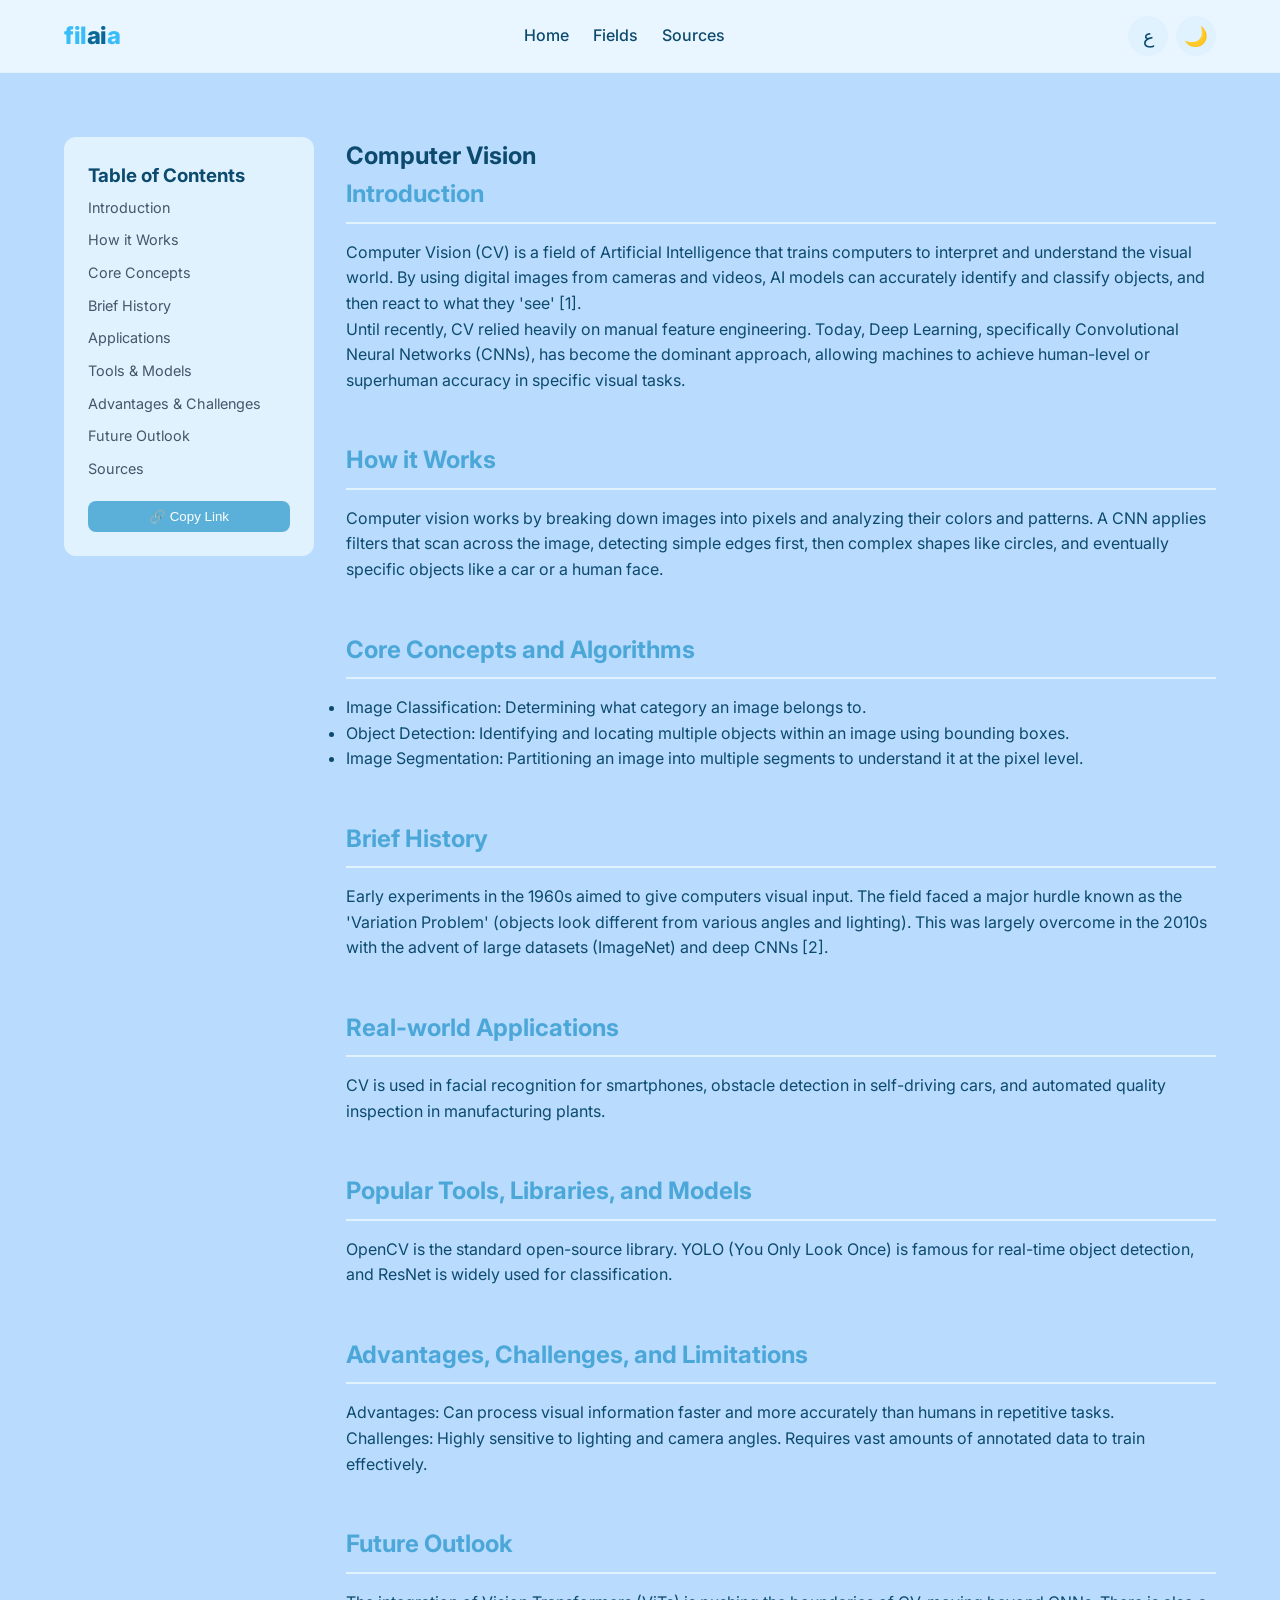
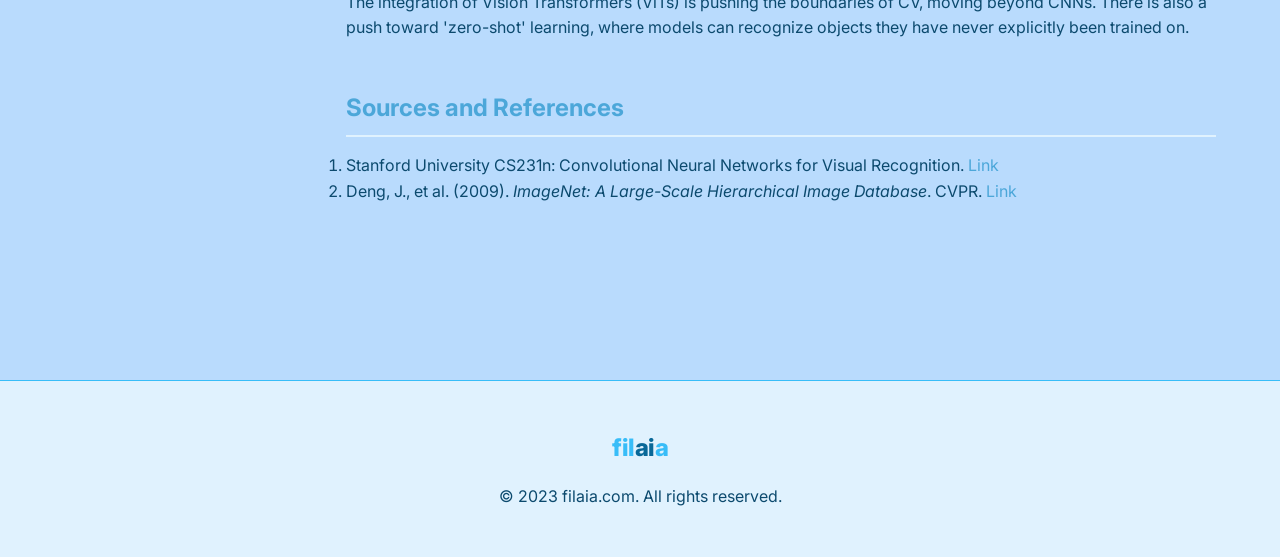
<file: computer-vision.html>
<!DOCTYPE html>
<html lang="en" dir="ltr" data-theme="light">

<head>
    <meta charset="UTF-8">
    <meta name="viewport" content="width=device-width, initial-scale=1.0">
    <title>Computer Vision | filaia</title>
    <meta name="description" content="Explore Computer Vision, how AI sees and interprets the visual world.">
    <script type="application/ld+json">
  { "@context": "https://schema.org", "@type": "Article", "headline": "Computer Vision", "author": { "@type": "Organization", "name": "filaia" } }
  </script>
    <link rel="preconnect" href="https://fonts.googleapis.com">
    <link href="https://fonts.googleapis.com/css2?family=Cairo:wght@400;700&family=Inter:wght@400;500;700&display=swap"
        rel="stylesheet">
    <link rel="icon" type="image/svg+xml" href="assets/favicon.svg">
    <link rel="stylesheet" href="css/style.css">
</head>

<body>
    <div id="progress-bar" class="progress-bar"></div>
    <header class="header">
        <div class="nav-container">
            <a href="index.html" class="logo"><span class="fil">fil</span><span class="ai">ai</span><span
                    class="a">a</span></a>
            <nav class="nav-links">
                <a href="index.html" data-en="Home" data-ar="الرئيسية">Home</a>
                <a href="index.html#fields" data-en="Fields" data-ar="المجالات">Fields</a>
                <a href="index.html#sources" data-en="Sources" data-ar="المصادر">Sources</a>
            </nav>
            <div class="controls">
                <button id="lang-toggle" class="btn-icon">ع</button>
                <button id="theme-toggle" class="btn-icon">🌙</button>
            </div>
        </div>
    </header>

    <div class="container field-layout">
        <aside class="toc">
            <h3 data-en="Table of Contents" data-ar="محتويات الصفحة">Table of Contents</h3>
            <ul>
                <li><a href="#introduction" data-en="Introduction" data-ar="مقدمة">Introduction</a></li>
                <li><a href="#how-it-works" data-en="How it Works" data-ar="كيف يعمل">How it Works</a></li>
                <li><a href="#concepts" data-en="Core Concepts" data-ar="المفاهيم الأساسية">Core Concepts</a></li>
                <li><a href="#history" data-en="Brief History" data-ar="نبذة تاريخية">Brief History</a></li>
                <li><a href="#applications" data-en="Applications" data-ar="التطبيقات">Applications</a></li>
                <li><a href="#tools" data-en="Tools & Models" data-ar="الأدوات والنماذج">Tools & Models</a></li>
                <li><a href="#pros-cons" data-en="Advantages & Challenges" data-ar="المزايا والتحديات">Advantages &
                        Challenges</a></li>
                <li><a href="#future" data-en="Future Outlook" data-ar="النظرة المستقبلية">Future Outlook</a></li>
                <li><a href="#sources" data-en="Sources" data-ar="المصادر">Sources</a></li>
            </ul>
            <button id="copy-link"
                style="margin-top:1rem; background:var(--deep-blue); color:white; border:none; padding:0.5rem; width:100%; border-radius:8px; cursor:pointer;">🔗
                Copy Link</button>
        </aside>

        <article class="field-content">
            <h1 data-en="Computer Vision" data-ar="الرؤية الحاسوبية">Computer Vision</h1>

            <section id="introduction" class="fade-in">
                <h2 data-en="Introduction" data-ar="مقدمة">Introduction</h2>
                <p data-en="Computer Vision (CV) is a field of Artificial Intelligence that trains computers to interpret and understand the visual world. By using digital images from cameras and videos, AI models can accurately identify and classify objects, and then react to what they 'see' [1]."
                    data-ar="الرؤية الحاسوبية (CV) هي مجال من الذكاء الاصطناعي يدرب أجهزة الكمبيوتر على تفسير وفهم العالم المرئي. باستخدام الصور الرقمية من الكاميرات ومقاطع الفيديو، يمكن لنماذج الذكاء الاصطناعي تحديد وتصنيف الأشياء بدقة، ثم التفاعل مع ما 'تراه' [1].">
                    Computer Vision (CV) is a field of Artificial Intelligence that trains computers to interpret and
                    understand the visual world. By using digital images from cameras and videos, AI models can
                    accurately identify and classify objects, and then react to what they "see" [1].</p>
                <p data-en="Until recently, CV relied heavily on manual feature engineering. Today, Deep Learning, specifically Convolutional Neural Networks (CNNs), has become the dominant approach, allowing machines to achieve human-level or superhuman accuracy in specific visual tasks."
                    data-ar="حتى وقت قريب، اعتمدت الرؤية الحاسوبية بشكل كبير على هندسة الميزات اليدوية. اليوم، أصبح التعلم العميق، وتحديداً الشبكات العصبية الالتفافية (CNNs)، هو النهج السائد، مما يسمح للآلات بتحقيق دقة على مستوى البشر أو تفوقهم في مهام بصرية محددة.">
                    Until recently, CV relied heavily on manual feature engineering. Today, Deep Learning, specifically
                    Convolutional Neural Networks (CNNs), has become the dominant approach, allowing machines to achieve
                    human-level or superhuman accuracy in specific visual tasks.</p>
            </section>

            <section id="how-it-works" class="fade-in">
                <h2 data-en="How it Works" data-ar="كيف يعمل">How it Works</h2>
                <p data-en="Computer vision works by breaking down images into pixels and analyzing their colors and patterns. A CNN applies filters that scan across the image, detecting simple edges first, then complex shapes like circles, and eventually specific objects like a car or a human face."
                    data-ar="تعمل الرؤية الحاسوبية عن طريق تقسيم الصور إلى بكسلات وتحليل ألوانها وأنماطها. تطبق شبكات CNN مرشحات تقوم بمسح الصورة، وتكتشف أولاً الحواف البسيطة، ثم الأشكال المعقدة مثل الدوائر، وأخيراً أجسام محددة مثل سيارة أو وجه بشري.">
                    Computer vision works by breaking down images into pixels and analyzing their colors and patterns. A
                    CNN applies filters that scan across the image, detecting simple edges first, then complex shapes
                    like circles, and eventually specific objects like a car or a human face.</p>
            </section>

            <section id="concepts" class="fade-in">
                <h2 data-en="Core Concepts and Algorithms" data-ar="المفاهيم والخوارزميات الأساسية">Core Concepts and
                    Algorithms</h2>
                <ul>
                    <li data-en="Image Classification: Determining what category an image belongs to."
                        data-ar="تصنيف الصور: تحديد الفئة التي تنتمي إليها الصورة.">Image Classification: Determining
                        what category an image belongs to.</li>
                    <li data-en="Object Detection: Identifying and locating multiple objects within an image using bounding boxes."
                        data-ar="اكتشاف الأجسام: تحديد وتحديد موقع أجسام متعددة داخل صورة باستخدام صناديق إحاطة.">Object
                        Detection: Identifying and locating multiple objects within an image using bounding boxes.</li>
                    <li data-en="Image Segmentation: Partitioning an image into multiple segments to understand it at the pixel level."
                        data-ar="تقسيم الصور: تقسيم الصورة إلى أجزاء متعددة لفهمها على مستوى البكسل.">Image
                        Segmentation: Partitioning an image into multiple segments to understand it at the pixel level.
                    </li>
                </ul>
            </section>

            <section id="history" class="fade-in">
                <h2 data-en="Brief History" data-ar="نبذة تاريخية">Brief History</h2>
                <p data-en="Early experiments in the 1960s aimed to give computers visual input. The field faced a major hurdle known as the 'Variation Problem' (objects look different from various angles and lighting). This was largely overcome in the 2010s with the advent of large datasets (ImageNet) and deep CNNs [2]."
                    data-ar="استهدفت التجارب المبكرة في الستينيات إعطاء أجهزة الكمبيوتر مدخلات بصرية. واجه المجال عقبة رئيسية تُعرف بـ 'مشكلة التباين' (الأشياء تبدو مختلفة من زوايا وإضاءة مختلفة). تم التغلب على ذلك إلى حد كبير في عقد 2010 مع ظهور مجموعات بيانات كبيرة (ImageNet) وشبكات CNN العميقة [2].">
                    Early experiments in the 1960s aimed to give computers visual input. The field faced a major hurdle
                    known as the "Variation Problem" (objects look different from various angles and lighting). This was
                    largely overcome in the 2010s with the advent of large datasets (ImageNet) and deep CNNs [2].</p>
            </section>

            <section id="applications" class="fade-in">
                <h2 data-en="Real-world Applications" data-ar="التطبيقات الواقعية">Real-world Applications</h2>
                <p data-en="CV is used in facial recognition for smartphones, obstacle detection in self-driving cars, and automated quality inspection in manufacturing plants."
                    data-ar="تُستخدم الرؤية الحاسوبية في التعرف على الوجه للهواتف الذكية، واكتشاف العوائق في السيارات ذاتية القيادة، والتفتشف الآلي عن الجودة في مصانع التصنيع.">
                    CV is used in facial recognition for smartphones, obstacle detection in self-driving cars, and
                    automated quality inspection in manufacturing plants.</p>
            </section>

            <section id="tools" class="fade-in">
                <h2 data-en="Popular Tools, Libraries, and Models" data-ar="الأدوات والمكتبات والنماذج الشائعة">Popular
                    Tools, Libraries, and Models</h2>
                <p data-en="OpenCV is the standard open-source library. YOLO (You Only Look Once) is famous for real-time object detection, and ResNet is widely used for classification."
                    data-ar="OpenCV هي المكتبة القياسية مفتوحة المصدر. YOLO مشهور لاكتشاف الأجسام في الوقت الفعلي، و ResNet يُستخدم على نطاق واسع للتصنيف.">
                    <strong>OpenCV</strong> is the standard open-source library. <strong>YOLO (You Only Look
                        Once)</strong> is famous for real-time object detection, and <strong>ResNet</strong> is widely
                    used for classification.</p>
            </section>

            <section id="pros-cons" class="fade-in">
                <h2 data-en="Advantages, Challenges, and Limitations" data-ar="المزايا والتحديات والقيود">Advantages,
                    Challenges, and Limitations</h2>
                <p data-en="Advantages: Can process visual information faster and more accurately than humans in repetitive tasks."
                    data-ar="المزايا: يمكنها معالجة المعلومات المرئية بشكل أسرع وأكثر دقة من البشر في المهام المتكررة.">
                    <strong>Advantages:</strong> Can process visual information faster and more accurately than humans
                    in repetitive tasks.</p>
                <p data-en="Challenges: Highly sensitive to lighting and camera angles. Requires vast amounts of annotated data to train effectively."
                    data-ar="التحديات: شديدة الحساسية للإضاءة وزوايا الكاميرا. تتطلب كميات هائلة من البيانات الموضحة بالتعليقات التوضيحية للتدريب بفعالية.">
                    <strong>Challenges:</strong> Highly sensitive to lighting and camera angles. Requires vast amounts
                    of annotated data to train effectively.</p>
            </section>

            <section id="future" class="fade-in">
                <h2 data-en="Future Outlook" data-ar="النظرة المستقبلية">Future Outlook</h2>
                <p data-en="The integration of Vision Transformers (ViTs) is pushing the boundaries of CV, moving beyond CNNs. There is also a push toward 'zero-shot' learning, where models can recognize objects they have never explicitly been trained on."
                    data-ar="يدفع تكامل محولات الرؤية (ViTs) حدود الرؤية الحاسوبية، متجاوزاً شبكات CNN. هناك أيضاً دفع نحو تعلم 'الطلقة الصفرية'، حيث يمكن للنماذج التعرف على أجسام لم يتم تدريبها عليها صراحةً من قبل.">
                    The integration of Vision Transformers (ViTs) is pushing the boundaries of CV, moving beyond CNNs.
                    There is also a push toward "zero-shot" learning, where models can recognize objects they have never
                    explicitly been trained on.</p>
            </section>

            <section id="sources" class="fade-in">
                <h2 data-en="Sources and References" data-ar="المصادر والمراجع">Sources and References</h2>
                <ol>
                    <li data-en="Stanford University CS231n: Convolutional Neural Networks for Visual Recognition. <a href='https://cs231n.github.io/' target='_blank'>Link</a>"
                        data-ar="جامعة ستانفورد CS231n: الشبكات العصبية الالتفافية للتعرف البصري. <a href='https://cs231n.github.io/' target='_blank'>الرابط</a>">
                        Stanford University CS231n: Convolutional Neural Networks for Visual Recognition. <a
                            href="https://cs231n.github.io/" target="_blank">Link</a></li>
                    <li data-en="Deng, J., et al. (2009). <em>ImageNet: A Large-Scale Hierarchical Image Database</em>. CVPR. <a href='https://ieeexplore.ieee.org/document/5206848' target='_blank'>Link</a>"
                        data-ar="دينغ، ج.، وآخرون. (2009). <em>ImageNet: قاعدة بيانات صور هرمية واسعة النطاق</em>. CVPR. <a href='https://ieeexplore.ieee.org/document/5206848' target='_blank'>الرابط</a>">
                        Deng, J., et al. (2009). <em>ImageNet: A Large-Scale Hierarchical Image Database</em>. CVPR. <a
                            href="https://ieeexplore.ieee.org/document/5206848" target="_blank">Link</a></li>
                </ol>
            </section>
        </article>
    </div>

    <footer class="footer">
        <div class="footer-container">
            <a href="index.html" class="logo"><span class="fil">fil</span><span class="ai">ai</span><span
                    class="a">a</span></a>
            <p>&copy; 2023 filaia.com. All rights reserved.</p>
        </div>
    </footer>
    <script src="js/script.js"></script>
</body>

</html>
</file>
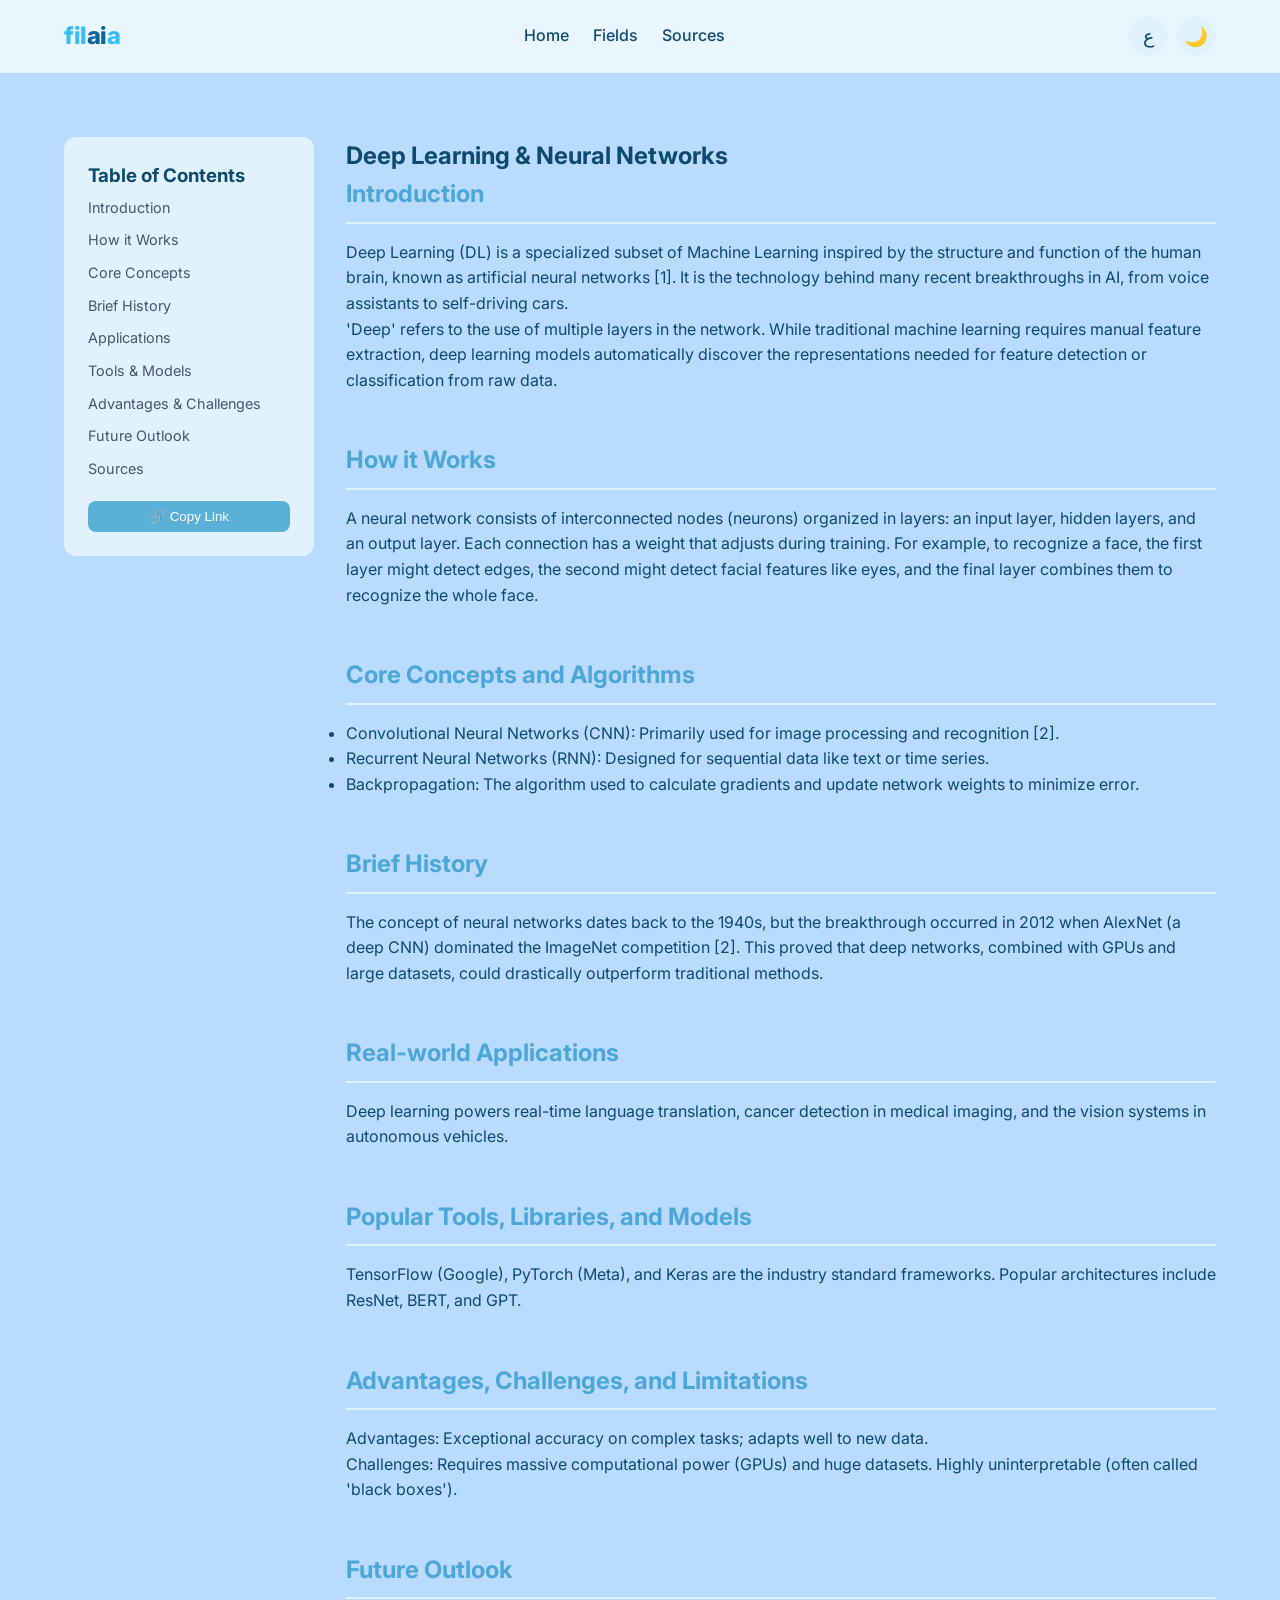
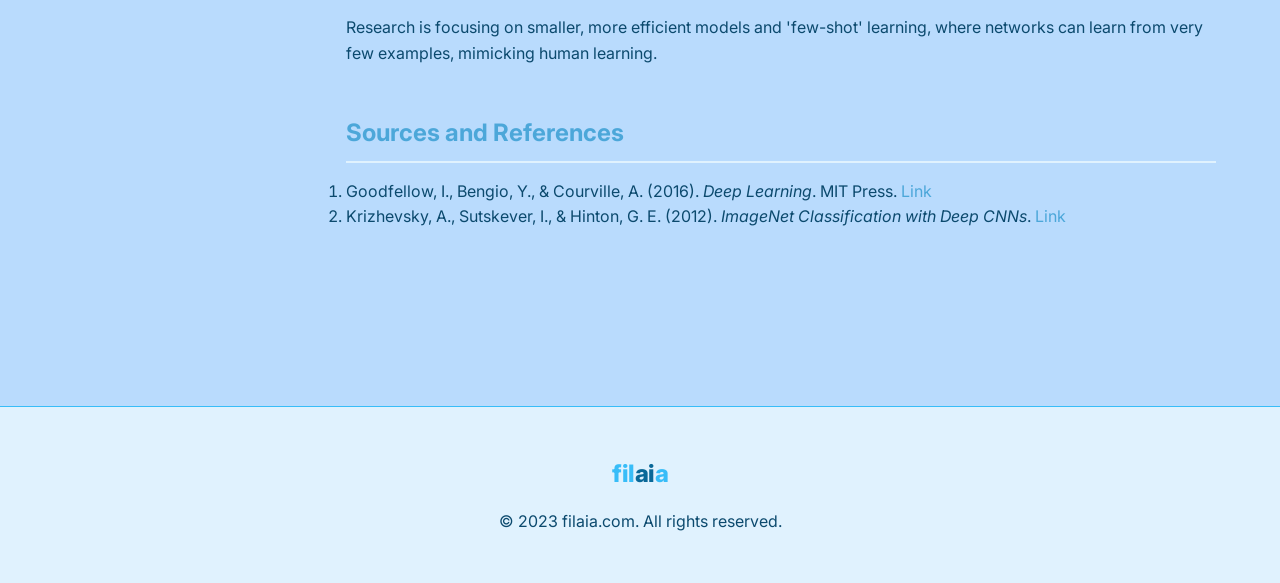
<file: deep-learning.html>
<!DOCTYPE html>
<html lang="en" dir="ltr" data-theme="light">

<head>
    <meta charset="UTF-8">
    <meta name="viewport" content="width=device-width, initial-scale=1.0">
    <title>Deep Learning & Neural Networks | filaia</title>
    <meta name="description" content="Understand Deep Learning, Neural Networks, and how they mimic the human brain.">
    <script type="application/ld+json">
  { "@context": "https://schema.org", "@type": "Article", "headline": "Deep Learning", "author": { "@type": "Organization", "name": "filaia" } }
  </script>
    <link rel="preconnect" href="https://fonts.googleapis.com">
    <link href="https://fonts.googleapis.com/css2?family=Cairo:wght@400;700&family=Inter:wght@400;500;700&display=swap"
        rel="stylesheet">
    <link rel="icon" type="image/svg+xml" href="assets/favicon.svg">
    <link rel="stylesheet" href="css/style.css">
</head>

<body>
    <div id="progress-bar" class="progress-bar"></div>
    <header class="header">
        <div class="nav-container">
            <a href="index.html" class="logo"><span class="fil">fil</span><span class="ai">ai</span><span
                    class="a">a</span></a>
            <nav class="nav-links">
                <a href="index.html" data-en="Home" data-ar="الرئيسية">Home</a>
                <a href="index.html#fields" data-en="Fields" data-ar="المجالات">Fields</a>
                <a href="index.html#sources" data-en="Sources" data-ar="المصادر">Sources</a>
            </nav>
            <div class="controls">
                <button id="lang-toggle" class="btn-icon">ع</button>
                <button id="theme-toggle" class="btn-icon">🌙</button>
            </div>
        </div>
    </header>

    <div class="container field-layout">
        <aside class="toc">
            <h3 data-en="Table of Contents" data-ar="محتويات الصفحة">Table of Contents</h3>
            <ul>
                <li><a href="#introduction" data-en="Introduction" data-ar="مقدمة">Introduction</a></li>
                <li><a href="#how-it-works" data-en="How it Works" data-ar="كيف يعمل">How it Works</a></li>
                <li><a href="#concepts" data-en="Core Concepts" data-ar="المفاهيم الأساسية">Core Concepts</a></li>
                <li><a href="#history" data-en="Brief History" data-ar="نبذة تاريخية">Brief History</a></li>
                <li><a href="#applications" data-en="Applications" data-ar="التطبيقات">Applications</a></li>
                <li><a href="#tools" data-en="Tools & Models" data-ar="الأدوات والنماذج">Tools & Models</a></li>
                <li><a href="#pros-cons" data-en="Advantages & Challenges" data-ar="المزايا والتحديات">Advantages &
                        Challenges</a></li>
                <li><a href="#future" data-en="Future Outlook" data-ar="النظرة المستقبلية">Future Outlook</a></li>
                <li><a href="#sources" data-en="Sources" data-ar="المصادر">Sources</a></li>
            </ul>
            <button id="copy-link"
                style="margin-top:1rem; background:var(--deep-blue); color:white; border:none; padding:0.5rem; width:100%; border-radius:8px; cursor:pointer;">🔗
                Copy Link</button>
        </aside>

        <article class="field-content">
            <h1 data-en="Deep Learning & Neural Networks" data-ar="التعلم العميق والشبكات العصبية">Deep Learning &
                Neural Networks</h1>

            <section id="introduction" class="fade-in">
                <h2 data-en="Introduction" data-ar="مقدمة">Introduction</h2>
                <p data-en="Deep Learning (DL) is a specialized subset of Machine Learning inspired by the structure and function of the human brain, known as artificial neural networks [1]. It is the technology behind many recent breakthroughs in AI, from voice assistants to self-driving cars."
                    data-ar="التعلم العميق (DL) هو فرع متخصص من تعلم الآلة مستوحى من بنية ووظيفة الدماغ البشري، والمعروف بالشبكات العصبية الاصطناعية [1]. إنه التقنية التي تقف وراء العديد من الاختراقات الحديثة في الذكاء الاصطناعي، من المساعدين الصوتي إلى السيارات ذاتية القيادة.">
                    Deep Learning (DL) is a specialized subset of Machine Learning inspired by the structure and
                    function of the human brain, known as artificial neural networks [1]. It is the technology behind
                    many recent breakthroughs in AI, from voice assistants to self-driving cars.</p>
                <p data-en="'Deep' refers to the use of multiple layers in the network. While traditional machine learning requires manual feature extraction, deep learning models automatically discover the representations needed for feature detection or classification from raw data."
                    data-ar="تشير كلمة 'عميق' إلى استخدام طبقات متعددة في الشبكة. بينما يتطلب تعلم الآلة التقليدي استخراج الميزات يدوياً، تقوم نماذج التعلم العميق باكتشاف التمثيلات اللازمة لاكتشاف الميزات أو التصنيف من البيانات الخام تلقائياً.">
                    "Deep" refers to the use of multiple layers in the network. While traditional machine learning
                    requires manual feature extraction, deep learning models automatically discover the representations
                    needed for feature detection or classification from raw data.</p>
            </section>

            <section id="how-it-works" class="fade-in">
                <h2 data-en="How it Works" data-ar="كيف يعمل">How it Works</h2>
                <p data-en="A neural network consists of interconnected nodes (neurons) organized in layers: an input layer, hidden layers, and an output layer. Each connection has a weight that adjusts during training. For example, to recognize a face, the first layer might detect edges, the second might detect facial features like eyes, and the final layer combines them to recognize the whole face."
                    data-ar="تتكون الشبكة العصبية من عقد مترابطة (خلايا عصبية) منظمة في طبقات: طبقة إدخال، وطبقات مخفية، وطبقة إخراج. لكل اتصال وزن يتم تعديله أثناء التدريب. على سبيل المثال، للتعرف على وجه، قد تكتشف الطبقة الأولى الحواف، وقد تكتشف الطبقة الثانية ملامح الوجه مثل العينين، وتجمعها الطبقة النهائية للتعرف على الوجه بالكامل.">
                    A neural network consists of interconnected nodes (neurons) organized in layers: an input layer,
                    hidden layers, and an output layer. Each connection has a weight that adjusts during training. For
                    example, to recognize a face, the first layer might detect edges, the second might detect facial
                    features like eyes, and the final layer combines them to recognize the whole face.</p>
            </section>

            <section id="concepts" class="fade-in">
                <h2 data-en="Core Concepts and Algorithms" data-ar="المفاهيم والخوارزميات الأساسية">Core Concepts and
                    Algorithms</h2>
                <ul>
                    <li data-en="Convolutional Neural Networks (CNN): Primarily used for image processing and recognition [2]."
                        data-ar="الشبكات العصبية الالتفافية (CNN): تُستخدم بشكل أساسي لمعالجة الصور والتعرف عليها [2].">
                        Convolutional Neural Networks (CNN): Primarily used for image processing and recognition [2].
                    </li>
                    <li data-en="Recurrent Neural Networks (RNN): Designed for sequential data like text or time series."
                        data-ar="الشبكات العصبية المتكررة (RNN): مصممة للبيانات المتسلسلة مثل النص أو السلاسل الزمنية.">
                        Recurrent Neural Networks (RNN): Designed for sequential data like text or time series.</li>
                    <li data-en="Backpropagation: The algorithm used to calculate gradients and update network weights to minimize error."
                        data-ar="الانتشار الخلفي (Backpropagation): الخوارزمية المستخدمة لحساب التدرجات وتحديث أوزان الشبكة لتقليل الخطأ.">
                        Backpropagation: The algorithm used to calculate gradients and update network weights to
                        minimize error.</li>
                </ul>
            </section>

            <section id="history" class="fade-in">
                <h2 data-en="Brief History" data-ar="نبذة تاريخية">Brief History</h2>
                <p data-en="The concept of neural networks dates back to the 1940s, but the breakthrough occurred in 2012 when AlexNet (a deep CNN) dominated the ImageNet competition [2]. This proved that deep networks, combined with GPUs and large datasets, could drastically outperform traditional methods."
                    data-ar="يعود مفهوم الشبكات العصبية إلى الأربعينيات، لكن الاختراق وقع في عام 2012 عندما سيطرت AlexNet (شبكة CNN عميقة) على مسابقة ImageNet [2]. أثبت هذا أن الشبكات العميقة، مقترنة بوحدات معالجة الرسومات (GPUs) ومجموعات البيانات الكبيرة، يمكن أن تتفوق بشكل كبير على الطرق التقليدية.">
                    The concept of neural networks dates back to the 1940s, but the breakthrough occurred in 2012 when
                    AlexNet (a deep CNN) dominated the ImageNet competition [2]. This proved that deep networks,
                    combined with GPUs and large datasets, could drastically outperform traditional methods.</p>
            </section>

            <section id="applications" class="fade-in">
                <h2 data-en="Real-world Applications" data-ar="التطبيقات الواقعية">Real-world Applications</h2>
                <p data-en="Deep learning powers real-time language translation, cancer detection in medical imaging, and the vision systems in autonomous vehicles."
                    data-ar="يشغل التعلم العميق الترجمة الفورية للغة، واكتشاف السرطان في التصوير الطبي، وأنظمة الرؤية في المركبات ذاتية القيادة.">
                    Deep learning powers real-time language translation, cancer detection in medical imaging, and the
                    vision systems in autonomous vehicles.</p>
            </section>

            <section id="tools" class="fade-in">
                <h2 data-en="Popular Tools, Libraries, and Models" data-ar="الأدوات والمكتبات والنماذج الشائعة">Popular
                    Tools, Libraries, and Models</h2>
                <p data-en="TensorFlow (Google), PyTorch (Meta), and Keras are the industry standard frameworks. Popular architectures include ResNet, BERT, and GPT."
                    data-ar="TensorFlow (جوجل)، PyTorch (ميتا)، و Keras هي الأطر القياسية في الصناعة. تشمل البنى الشائعة ResNet و BERT و GPT.">
                    <strong>TensorFlow</strong> (Google), <strong>PyTorch</strong> (Meta), and <strong>Keras</strong>
                    are the industry standard frameworks. Popular architectures include ResNet, BERT, and GPT.</p>
            </section>

            <section id="pros-cons" class="fade-in">
                <h2 data-en="Advantages, Challenges, and Limitations" data-ar="المزايا والتحديات والقيود">Advantages,
                    Challenges, and Limitations</h2>
                <p data-en="Advantages: Exceptional accuracy on complex tasks; adapts well to new data."
                    data-ar="المزايا: دقة استثنائية في المهام المعقدة؛ يتكيف جيداً مع البيانات الجديدة.">
                    <strong>Advantages:</strong> Exceptional accuracy on complex tasks; adapts well to new data.</p>
                <p data-en="Challenges: Requires massive computational power (GPUs) and huge datasets. Highly uninterpretable (often called 'black boxes')."
                    data-ar="التحديات: يتطلب قوة حاسوبية هائلة (GPUs) ومجموعات بيانات ضخمة. غير قابل للتفسير بدرجة كبيرة (يُطلق عليه غالباً 'الصناديق السوداء').">
                    <strong>Challenges:</strong> Requires massive computational power (GPUs) and huge datasets. Highly
                    uninterpretable (often called "black boxes").</p>
            </section>

            <section id="future" class="fade-in">
                <h2 data-en="Future Outlook" data-ar="النظرة المستقبلية">Future Outlook</h2>
                <p data-en="Research is focusing on smaller, more efficient models and 'few-shot' learning, where networks can learn from very few examples, mimicking human learning."
                    data-ar="يركز البحث على نماذج أصغر وأكثر كفاءة وتعلم 'الطلقات القليلة' (few-shot)، حيث يمكن للشبكات التعلم من أمثلة قليلة جداً، مما يحاكي التعلم البشري.">
                    Research is focusing on smaller, more efficient models and "few-shot" learning, where networks can
                    learn from very few examples, mimicking human learning.</p>
            </section>

            <section id="sources" class="fade-in">
                <h2 data-en="Sources and References" data-ar="المصادر والمراجع">Sources and References</h2>
                <ol>
                    <li data-en="Goodfellow, I., Bengio, Y., & Courville, A. (2016). <em>Deep Learning</em>. MIT Press. <a href='https://www.deeplearningbook.org/' target='_blank'>Link</a>"
                        data-ar="جودفيلو، إ.، بينجيو، و.، وكورفيل، أ. (2016). <em>التعلم العميق</em>. مطبعة معهد ماساتشوستس للتكنولوجيا. <a href='https://www.deeplearningbook.org/' target='_blank'>الرابط</a>">
                        Goodfellow, I., Bengio, Y., & Courville, A. (2016). <em>Deep Learning</em>. MIT Press. <a
                            href="https://www.deeplearningbook.org/" target="_blank">Link</a></li>
                    <li data-en="Krizhevsky, A., Sutskever, I., & Hinton, G. E. (2012). <em>ImageNet Classification with Deep CNNs</em>. <a href='https://papers.nips.cc/paper/2012/hash/c399862d3b9d6b76c8436e924a68c45b-Abstract.html' target='_blank'>Link</a>"
                        data-ar="كريزيفسكي، أ.، سوتسكيفر، إ.، وهينتون، ج. إ. (2012). <em>تصنيف ImageNet باستخدام الشبكات العصبية الالتفافية العميقة</em>. <a href='https://papers.nips.cc/paper/2012/hash/c399862d3b9d6b76c8436e924a68c45b-Abstract.html' target='_blank'>الرابط</a>">
                        Krizhevsky, A., Sutskever, I., & Hinton, G. E. (2012). <em>ImageNet Classification with Deep
                            CNNs</em>. <a
                            href="https://papers.nips.cc/paper/2012/hash/c399862d3b9d6b76c8436e924a68c45b-Abstract.html"
                            target="_blank">Link</a></li>
                </ol>
            </section>
        </article>
    </div>

    <footer class="footer">
        <div class="footer-container">
            <a href="index.html" class="logo"><span class="fil">fil</span><span class="ai">ai</span><span
                    class="a">a</span></a>
            <p>&copy; 2023 filaia.com. All rights reserved.</p>
        </div>
    </footer>
    <script src="js/script.js"></script>
</body>

</html>
</file>
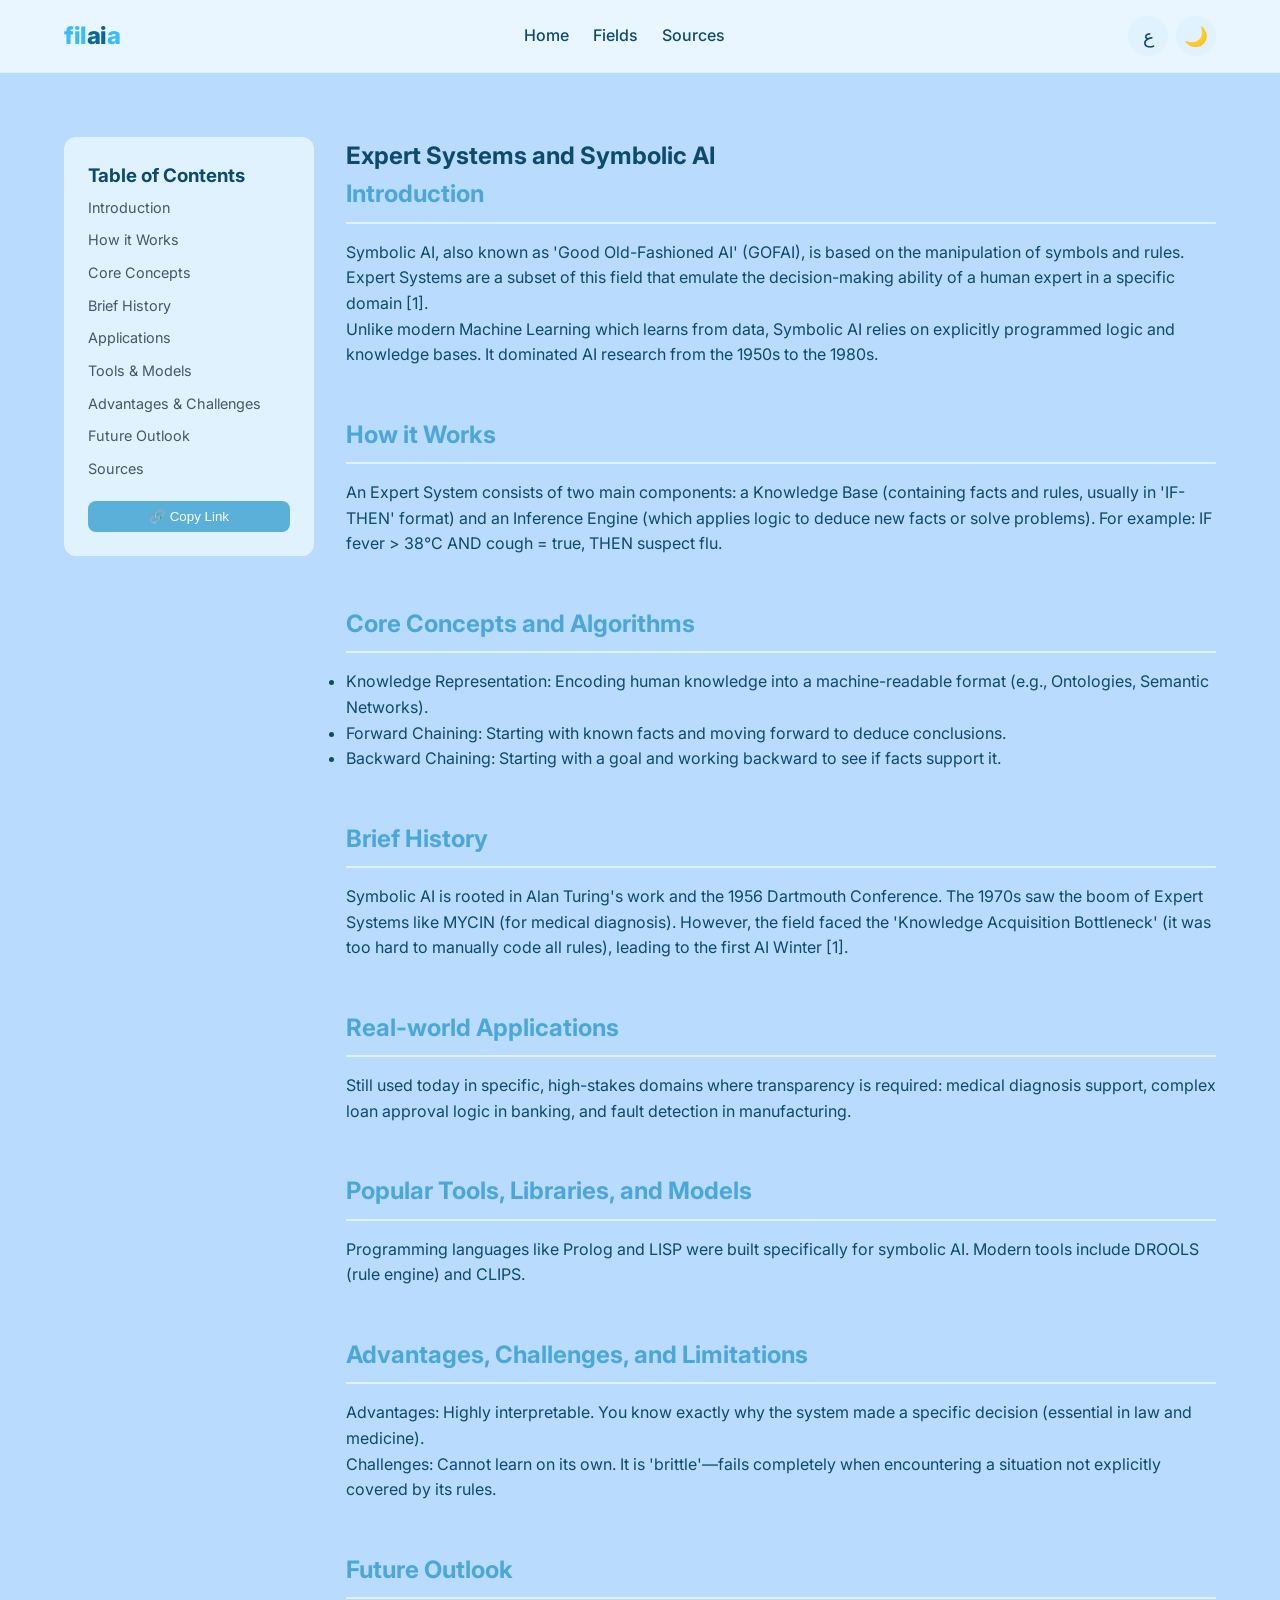
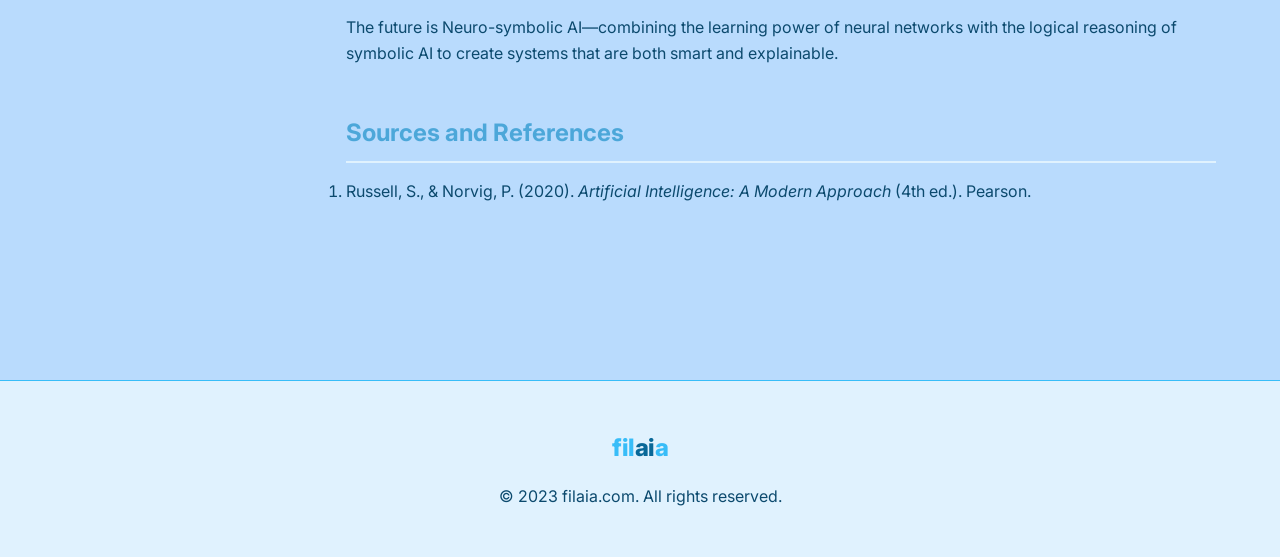
<file: expert-systems.html>
<!DOCTYPE html>
<html lang="en" dir="ltr" data-theme="light">

<head>
    <meta charset="UTF-8">
    <meta name="viewport" content="width=device-width, initial-scale=1.0">
    <title>Expert Systems and Symbolic AI | filaia</title>
    <meta name="description"
        content="Explore Expert Systems and Symbolic AI, the early rule-based approaches to artificial intelligence.">
    <script type="application/ld+json">
  { "@context": "https://schema.org", "@type": "Article", "headline": "Expert Systems", "author": { "@type": "Organization", "name": "filaia" } }
  </script>
    <link rel="preconnect" href="https://fonts.googleapis.com">
    <link href="https://fonts.googleapis.com/css2?family=Cairo:wght@400;700&family=Inter:wght@400;500;700&display=swap"
        rel="stylesheet">
    <link rel="icon" type="image/svg+xml" href="assets/favicon.svg">
    <link rel="stylesheet" href="css/style.css">
</head>

<body>
    <div id="progress-bar" class="progress-bar"></div>
    <header class="header">
        <div class="nav-container">
            <a href="index.html" class="logo"><span class="fil">fil</span><span class="ai">ai</span><span
                    class="a">a</span></a>
            <nav class="nav-links">
                <a href="index.html" data-en="Home" data-ar="الرئيسية">Home</a>
                <a href="index.html#fields" data-en="Fields" data-ar="المجالات">Fields</a>
                <a href="index.html#sources" data-en="Sources" data-ar="المصادر">Sources</a>
            </nav>
            <div class="controls">
                <button id="lang-toggle" class="btn-icon">ع</button>
                <button id="theme-toggle" class="btn-icon">🌙</button>
            </div>
        </div>
    </header>

    <div class="container field-layout">
        <aside class="toc">
            <h3 data-en="Table of Contents" data-ar="محتويات الصفحة">Table of Contents</h3>
            <ul>
                <li><a href="#introduction" data-en="Introduction" data-ar="مقدمة">Introduction</a></li>
                <li><a href="#how-it-works" data-en="How it Works" data-ar="كيف يعمل">How it Works</a></li>
                <li><a href="#concepts" data-en="Core Concepts" data-ar="المفاهيم الأساسية">Core Concepts</a></li>
                <li><a href="#history" data-en="Brief History" data-ar="نبذة تاريخية">Brief History</a></li>
                <li><a href="#applications" data-en="Applications" data-ar="التطبيقات">Applications</a></li>
                <li><a href="#tools" data-en="Tools & Models" data-ar="الأدوات والنماذج">Tools & Models</a></li>
                <li><a href="#pros-cons" data-en="Advantages & Challenges" data-ar="المزايا والتحديات">Advantages &
                        Challenges</a></li>
                <li><a href="#future" data-en="Future Outlook" data-ar="النظرة المستقبلية">Future Outlook</a></li>
                <li><a href="#sources" data-en="Sources" data-ar="المصادر">Sources</a></li>
            </ul>
            <button id="copy-link"
                style="margin-top:1rem; background:var(--deep-blue); color:white; border:none; padding:0.5rem; width:100%; border-radius:8px; cursor:pointer;">🔗
                Copy Link</button>
        </aside>

        <article class="field-content">
            <h1 data-en="Expert Systems and Symbolic AI" data-ar="الأنظمة الخبيرة والذكاء الاصطناعي الرمزي">Expert
                Systems and Symbolic AI</h1>

            <section id="introduction" class="fade-in">
                <h2 data-en="Introduction" data-ar="مقدمة">Introduction</h2>
                <p data-en="Symbolic AI, also known as 'Good Old-Fashioned AI' (GOFAI), is based on the manipulation of symbols and rules. Expert Systems are a subset of this field that emulate the decision-making ability of a human expert in a specific domain [1]."
                    data-ar="الذكاء الاصطناعي الرمزي، المعروف أيضاً بـ 'الذكاء الاصطناعي القديم الجيد' (GOFAI)، يعتمد على معالجة الرموز والقواعد. الأنظمة الخبيرة هي مجموعة فرعية من هذا المجال تحاكي قدرة اتخاذ القرار لدى خبير بشري في مجال معين [1].">
                    Symbolic AI, also known as 'Good Old-Fashioned AI' (GOFAI), is based on the manipulation of symbols
                    and rules. Expert Systems are a subset of this field that emulate the decision-making ability of a
                    human expert in a specific domain [1].</p>
                <p data-en="Unlike modern Machine Learning which learns from data, Symbolic AI relies on explicitly programmed logic and knowledge bases. It dominated AI research from the 1950s to the 1980s."
                    data-ar="على عكس تعلم الآلة الحديث الذي يتعلم من البيانات، يعتمد الذكاء الاصطناعي الرمزي على منطق مبرمج صراحة وقواعد معرفية. سيطر هذا النهج على أبحاث الذكاء الاصطناعي من الخمسينيات إلى الثمانينيات.">
                    Unlike modern Machine Learning which learns from data, Symbolic AI relies on explicitly programmed
                    logic and knowledge bases. It dominated AI research from the 1950s to the 1980s.</p>
            </section>

            <section id="how-it-works" class="fade-in">
                <h2 data-en="How it Works" data-ar="كيف يعمل">How it Works</h2>
                <p data-en="An Expert System consists of two main components: a Knowledge Base (containing facts and rules, usually in 'IF-THEN' format) and an Inference Engine (which applies logic to deduce new facts or solve problems). For example: IF fever > 38°C AND cough = true, THEN suspect flu."
                    data-ar="يتكون النظام الخبير من مكونين رئيسيين: قاعدة المعرفة (التي تحتوي على الحقائق والقواعد، عادة بصيغة 'إذا-فإن') ومحرك الاستدلال (الذي يطبق المنطق لاستنتاج حقائق جديدة أو حل المشكلات). على سبيل المثال: إذا كانت الحرارة > 38 درجة مئوية و السعال = صحيح، فإن السلطة تظن وجود إنفلونزا.">
                    An Expert System consists of two main components: a Knowledge Base (containing facts and rules,
                    usually in 'IF-THEN' format) and an Inference Engine (which applies logic to deduce new facts or
                    solve problems). For example: IF fever > 38°C AND cough = true, THEN suspect flu.</p>
            </section>

            <section id="concepts" class="fade-in">
                <h2 data-en="Core Concepts and Algorithms" data-ar="المفاهيم والخوارزميات الأساسية">Core Concepts and
                    Algorithms</h2>
                <ul>
                    <li data-en="Knowledge Representation: Encoding human knowledge into a machine-readable format (e.g., Ontologies, Semantic Networks)."
                        data-ar="تمثيل المعرفة: ترميز المعرفة البشرية إلى صيغة يمكن للآلة قراءتها (مثل الأنطولوجيا، الشبكات الدلالية).">
                        Knowledge Representation: Encoding human knowledge into a machine-readable format (e.g.,
                        Ontologies, Semantic Networks).</li>
                    <li data-en="Forward Chaining: Starting with known facts and moving forward to deduce conclusions."
                        data-ar="السلسلة الأمامية: البدء بالحقائق المعروفة والمضي قدماً لاستنتاج النتائج.">Forward
                        Chaining: Starting with known facts and moving forward to deduce conclusions.</li>
                    <li data-en="Backward Chaining: Starting with a goal and working backward to see if facts support it."
                        data-ar="السلسلة الخلفية: البدء بهدف والعمل للوراء لمعرفة ما إذا كانت الحقائق تدعمه.">Backward
                        Chaining: Starting with a goal and working backward to see if facts support it.</li>
                </ul>
            </section>

            <section id="history" class="fade-in">
                <h2 data-en="Brief History" data-ar="نبذة تاريخية">Brief History</h2>
                <p data-en="Symbolic AI is rooted in Alan Turing's work and the 1956 Dartmouth Conference. The 1970s saw the boom of Expert Systems like MYCIN (for medical diagnosis). However, the field faced the 'Knowledge Acquisition Bottleneck' (it was too hard to manually code all rules), leading to the first AI Winter [1]."
                    data-ar="يعود أساس الذكاء الاصطناعي الرمزي إلى عمل آلان تورينج ومؤتمر دارتموث عام 1956. شهدت السبعينيات طفرة الأنظمة الخبيرة مثل MYCIN (للتشخيص الطبي). ومع ذلك، واجه المجال 'عنق زجاجة اكتساب المعرفة' (كان من الصعب جداً ترميز جميع القواعد يدوياً)، مما أدى إلى أول شتاء للذكاء الاصطناعي [1].">
                    Symbolic AI is rooted in Alan Turing's work and the 1956 Dartmouth Conference. The 1970s saw the
                    boom of Expert Systems like MYCIN (for medical diagnosis). However, the field faced the 'Knowledge
                    Acquisition Bottleneck' (it was too hard to manually code all rules), leading to the first AI Winter
                    [1].</p>
            </section>

            <section id="applications" class="fade-in">
                <h2 data-en="Real-world Applications" data-ar="التطبيقات الواقعية">Real-world Applications</h2>
                <p data-en="Still used today in specific, high-stakes domains where transparency is required: medical diagnosis support, complex loan approval logic in banking, and fault detection in manufacturing."
                    data-ar="لا يزال يُستخدم اليوم في مجالات محددة وعالية المخاطر حيث تكون الشفافية مطلوبة: دعم التشخيص الطبي، منطق الموافقة على القروض المعقدة في البنوك، واكتشاف الأعطال في التصنيع.">
                    Still used today in specific, high-stakes domains where transparency is required: medical diagnosis
                    support, complex loan approval logic in banking, and fault detection in manufacturing.</p>
            </section>

            <section id="tools" class="fade-in">
                <h2 data-en="Popular Tools, Libraries, and Models" data-ar="الأدوات والمكتبات والنماذج الشائعة">Popular
                    Tools, Libraries, and Models</h2>
                <p data-en="Programming languages like Prolog and LISP were built specifically for symbolic AI. Modern tools include DROOLS (rule engine) and CLIPS."
                    data-ar="تم بناء لغات برمجة مثل Prolog و LISP خصيصاً للذكاء الاصطناعي الرمزي. تشمل الأدوات الحديثة DROOLS (محرك قواعد) و CLIPS.">
                    Programming languages like Prolog and LISP were built specifically for symbolic AI. Modern tools
                    include DROOLS (rule engine) and CLIPS.</p>
            </section>

            <section id="pros-cons" class="fade-in">
                <h2 data-en="Advantages, Challenges, and Limitations" data-ar="المزايا والتحديات والقيود">Advantages,
                    Challenges, and Limitations</h2>
                <p data-en="Advantages: Highly interpretable. You know exactly why the system made a specific decision (essential in law and medicine)."
                    data-ar="المزايا: قابلة للتفسير بدرجة عالية. فأنت تعرف بالضبط سبب اتخاذ النظام لقرار معين (أمر ضروري في القانون والطب).">
                    Advantages: Highly interpretable. You know exactly why the system made a specific decision
                    (essential in law and medicine).</p>
                <p data-en="Challenges: Cannot learn on its own. It is 'brittle'—fails completely when encountering a situation not explicitly covered by its rules."
                    data-ar="التحديات: لا يمكنه التعلم بمفرده. إنه 'هش'—يفشل تماماً عند مواجهة موقف لم يغطيه صراحة بقواعده.">
                    Challenges: Cannot learn on its own. It is 'brittle'—fails completely when encountering a situation
                    not explicitly covered by its rules.</p>
            </section>

            <section id="future" class="fade-in">
                <h2 data-en="Future Outlook" data-ar="النظرة المستقبلية">Future Outlook</h2>
                <p data-en="The future is Neuro-symbolic AI—combining the learning power of neural networks with the logical reasoning of symbolic AI to create systems that are both smart and explainable."
                    data-ar="المستقبل هو الذكاء الاصطناعي العصبي الرمزي—الجمع بين قوة التعلم في الشبكات العصبية والاستدلال المنطقي للذكاء الاصطناعي الرمزي لإنشاء أنظمة ذكية وقابلة للتفسير في نفس الوقت.">
                    The future is Neuro-symbolic AI—combining the learning power of neural networks with the logical
                    reasoning of symbolic AI to create systems that are both smart and explainable.</p>
            </section>

            <section id="sources" class="fade-in">
                <h2 data-en="Sources and References" data-ar="المصادر والمراجع">Sources and References</h2>
                <ol>
                    <li data-en="Russell, S., & Norvig, P. (2020). <em>Artificial Intelligence: A Modern Approach</em> (4th ed.). Pearson."
                        data-ar="راسل، س.، ونورفيج، ب. (2020). <em>الذكاء الاصطناعي: نهج حديث</em> (الطبعة الرابعة). بيرسون.">
                        Russell, S., & Norvig, P. (2020). <em>Artificial Intelligence: A Modern Approach</em> (4th ed.).
                        Pearson.</li>
                </ol>
            </section>
        </article>
    </div>

    <footer class="footer">
        <div class="footer-container">
            <a href="index.html" class="logo"><span class="fil">fil</span><span class="ai">ai</span><span
                    class="a">a</span></a>
            <p>&copy; 2023 filaia.com. All rights reserved.</p>
        </div>
    </footer>
    <script src="js/script.js"></script>
</body>

</html>
</file>
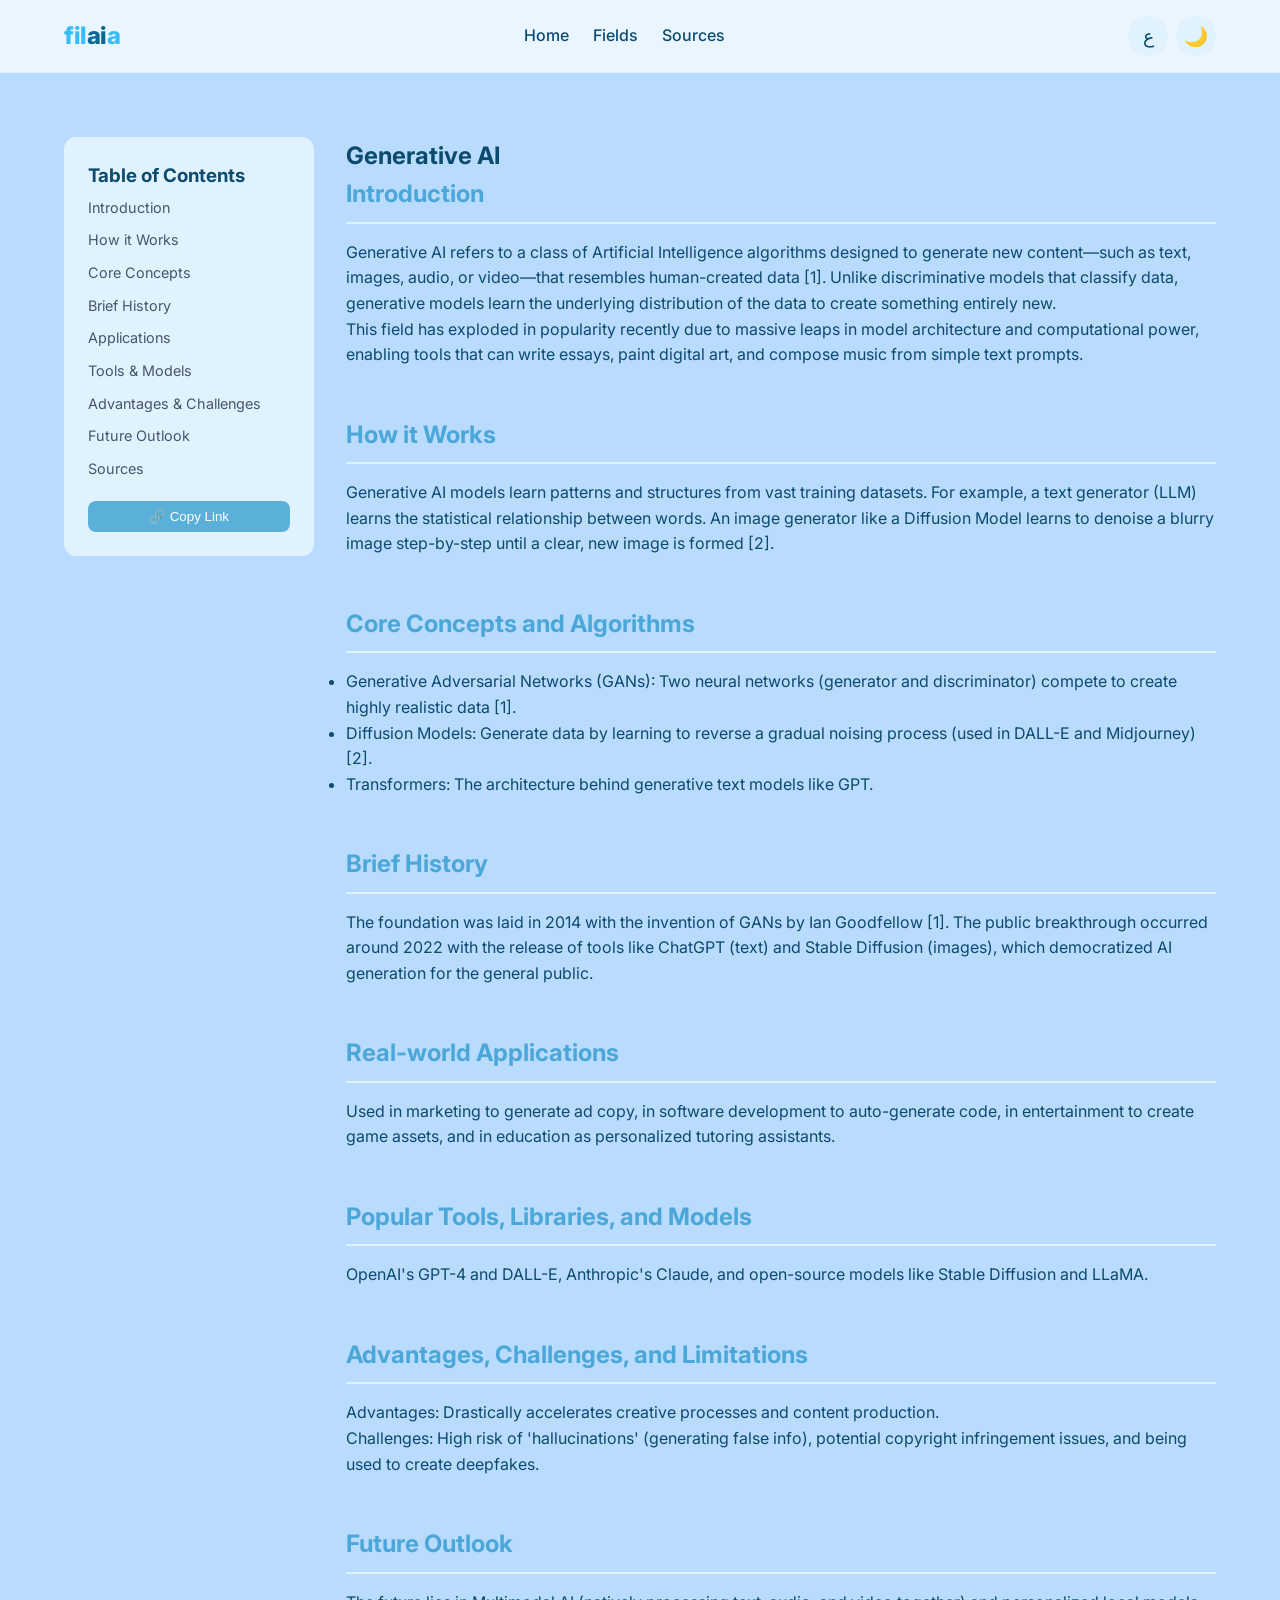
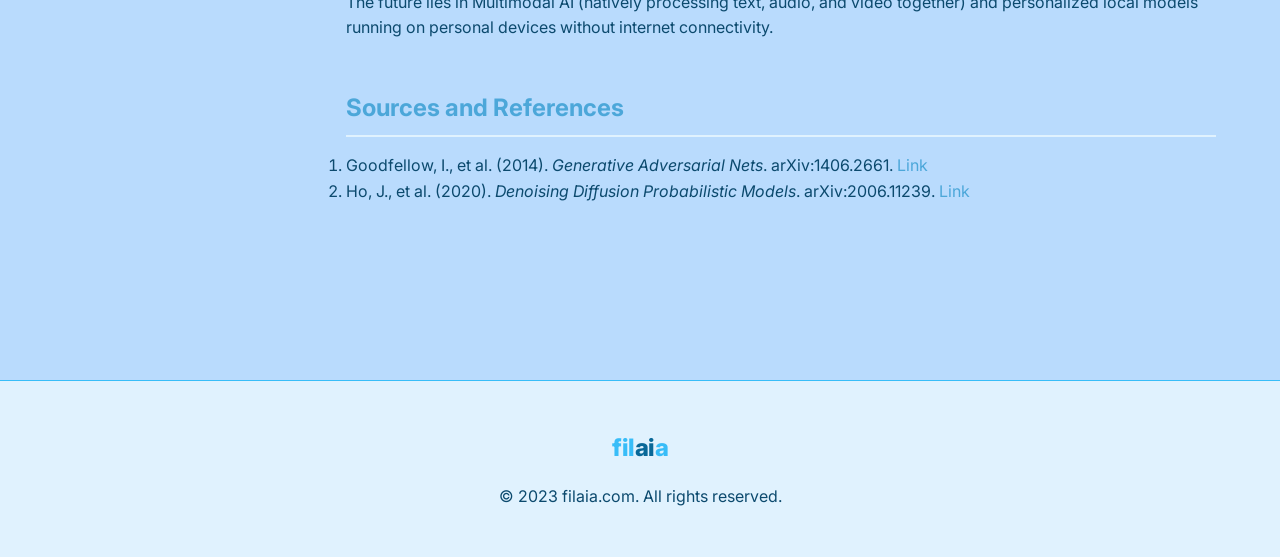
<file: generative-ai.html>
<!DOCTYPE html>
<html lang="en" dir="ltr" data-theme="light">

<head>
    <meta charset="UTF-8">
    <meta name="viewport" content="width=device-width, initial-scale=1.0">
    <title>Generative AI | filaia</title>
    <meta name="description"
        content="Explore Generative AI, how artificial intelligence creates text, images, audio, and video.">
    <script type="application/ld+json">
  { "@context": "https://schema.org", "@type": "Article", "headline": "Generative AI", "author": { "@type": "Organization", "name": "filaia" } }
  </script>
    <link rel="preconnect" href="https://fonts.googleapis.com">
    <link href="https://fonts.googleapis.com/css2?family=Cairo:wght@400;700&family=Inter:wght@400;500;700&display=swap"
        rel="stylesheet">
    <link rel="icon" type="image/svg+xml" href="assets/favicon.svg">
    <link rel="stylesheet" href="css/style.css">
</head>

<body>
    <div id="progress-bar" class="progress-bar"></div>
    <header class="header">
        <div class="nav-container">
            <a href="index.html" class="logo"><span class="fil">fil</span><span class="ai">ai</span><span
                    class="a">a</span></a>
            <nav class="nav-links">
                <a href="index.html" data-en="Home" data-ar="الرئيسية">Home</a>
                <a href="index.html#fields" data-en="Fields" data-ar="المجالات">Fields</a>
                <a href="index.html#sources" data-en="Sources" data-ar="المصادر">Sources</a>
            </nav>
            <div class="controls">
                <button id="lang-toggle" class="btn-icon">ع</button>
                <button id="theme-toggle" class="btn-icon">🌙</button>
            </div>
        </div>
    </header>

    <div class="container field-layout">
        <aside class="toc">
            <h3 data-en="Table of Contents" data-ar="محتويات الصفحة">Table of Contents</h3>
            <ul>
                <li><a href="#introduction" data-en="Introduction" data-ar="مقدمة">Introduction</a></li>
                <li><a href="#how-it-works" data-en="How it Works" data-ar="كيف يعمل">How it Works</a></li>
                <li><a href="#concepts" data-en="Core Concepts" data-ar="المفاهيم الأساسية">Core Concepts</a></li>
                <li><a href="#history" data-en="Brief History" data-ar="نبذة تاريخية">Brief History</a></li>
                <li><a href="#applications" data-en="Applications" data-ar="التطبيقات">Applications</a></li>
                <li><a href="#tools" data-en="Tools & Models" data-ar="الأدوات والنماذج">Tools & Models</a></li>
                <li><a href="#pros-cons" data-en="Advantages & Challenges" data-ar="المزايا والتحديات">Advantages &
                        Challenges</a></li>
                <li><a href="#future" data-en="Future Outlook" data-ar="النظرة المستقبلية">Future Outlook</a></li>
                <li><a href="#sources" data-en="Sources" data-ar="المصادر">Sources</a></li>
            </ul>
            <button id="copy-link"
                style="margin-top:1rem; background:var(--deep-blue); color:white; border:none; padding:0.5rem; width:100%; border-radius:8px; cursor:pointer;">🔗
                Copy Link</button>
        </aside>

        <article class="field-content">
            <h1 data-en="Generative AI" data-ar="الذكاء الاصطناعي التوليدي">Generative AI</h1>

            <section id="introduction" class="fade-in">
                <h2 data-en="Introduction" data-ar="مقدمة">Introduction</h2>
                <p data-en="Generative AI refers to a class of Artificial Intelligence algorithms designed to generate new content—such as text, images, audio, or video—that resembles human-created data [1]. Unlike discriminative models that classify data, generative models learn the underlying distribution of the data to create something entirely new."
                    data-ar="يشير الذكاء الاصطناعي التوليدي إلى فئة من خوارزميات الذكاء الاصطناعي المصممة لتوليد محتوى جديد—مثل النصوص أو الصور أو الصوت أو الفيديو—يشبه البيانات التي أنشأها البشر [1]. على عكس النماذج التمييزية التي تصنف البيانات، تتعلم النماذج التوليدية التوزيع الأساسي للبيانات لإنشاء شيء جديد تماماً.">
                    Generative AI refers to a class of Artificial Intelligence algorithms designed to generate new
                    content—such as text, images, audio, or video—that resembles human-created data [1]. Unlike
                    discriminative models that classify data, generative models learn the underlying distribution of the
                    data to create something entirely new.</p>
                <p data-en="This field has exploded in popularity recently due to massive leaps in model architecture and computational power, enabling tools that can write essays, paint digital art, and compose music from simple text prompts."
                    data-ar="شهد هذا المجال انفجاراً في شعبيته مؤخراً بسبب قفزات هائلة في بنية النموذج والقدرة الحاسوبية، مما أتاح أدوات يمكنها كتابة المقالات، ورسم الفن الرقمي، وتأليف الموسيقى من مطالبات نصية بسيطة.">
                    This field has exploded in popularity recently due to massive leaps in model architecture and
                    computational power, enabling tools that can write essays, paint digital art, and compose music from
                    simple text prompts.</p>
            </section>

            <section id="how-it-works" class="fade-in">
                <h2 data-en="How it Works" data-ar="كيف يعمل">How it Works</h2>
                <p data-en="Generative AI models learn patterns and structures from vast training datasets. For example, a text generator (LLM) learns the statistical relationship between words. An image generator like a Diffusion Model learns to denoise a blurry image step-by-step until a clear, new image is formed [2]."
                    data-ar="تتعلم نماذج الذكاء الاصطناعي التوليدي الأنماط والهياكل من مجموعات بيانات تدريب ضخمة. على سبيل المثال، يتعلم مولد النصوص (LLM) العلاقة الإحصائية بين الكلمات. يتعلم مولد الصور مثل نموذج الانتشار (Diffusion) كيف يزيل الضوضاء من صورة ضبابية خطوة بخطوة حتى تتشكل صورة جديدة واضحة [2].">
                    Generative AI models learn patterns and structures from vast training datasets. For example, a text
                    generator (LLM) learns the statistical relationship between words. An image generator like a
                    Diffusion Model learns to denoise a blurry image step-by-step until a clear, new image is formed
                    [2].</p>
            </section>

            <section id="concepts" class="fade-in">
                <h2 data-en="Core Concepts and Algorithms" data-ar="المفاهيم والخوارزميات الأساسية">Core Concepts and
                    Algorithms</h2>
                <ul>
                    <li data-en="Generative Adversarial Networks (GANs): Two neural networks (generator and discriminator) compete to create highly realistic data [1]."
                        data-ar="الشبكات التوليدية التنافسية (GANs): شبكتان عصبيتان (مولد وتمييزي) تتنافسان لإنشاء بيانات واقعية للغاية [1].">
                        Generative Adversarial Networks (GANs): Two neural networks (generator and discriminator)
                        compete to create highly realistic data [1].</li>
                    <li data-en="Diffusion Models: Generate data by learning to reverse a gradual noising process (used in DALL-E and Midjourney) [2]."
                        data-ar="نماذج الانتشار (Diffusion): تولد البيانات عن طريق تعلم عكس عملية إضافة الضوضاء تدريجياً (تُستخدم في DALL-E و Midjourney) [2].">
                        Diffusion Models: Generate data by learning to reverse a gradual noising process (used in DALL-E
                        and Midjourney) [2].</li>
                    <li data-en="Transformers: The architecture behind generative text models like GPT."
                        data-ar="المحولات (Transformers): البنية التي تقف خلف نماذج توليد النصوص مثل GPT.">Transformers:
                        The architecture behind generative text models like GPT.</li>
                </ul>
            </section>

            <section id="history" class="fade-in">
                <h2 data-en="Brief History" data-ar="نبذة تاريخية">Brief History</h2>
                <p data-en="The foundation was laid in 2014 with the invention of GANs by Ian Goodfellow [1]. The public breakthrough occurred around 2022 with the release of tools like ChatGPT (text) and Stable Diffusion (images), which democratized AI generation for the general public."
                    data-ar="تم وضع الأساس في عام 2014 مع اختراع شبكات GAN بواسطة إيان جودفيلو [1]. حدث الاختراق العام حوالي عام 2022 مع إصدار أدوات مثل ChatGPT (للنصوص) و Stable Diffusion (للصور)، والتي جعلت توليد الذكاء الاصطناعي في متناول الجمهور العام.">
                    The foundation was laid in 2014 with the invention of GANs by Ian Goodfellow [1]. The public
                    breakthrough occurred around 2022 with the release of tools like ChatGPT (text) and Stable Diffusion
                    (images), which democratized AI generation for the general public.</p>
            </section>

            <section id="applications" class="fade-in">
                <h2 data-en="Real-world Applications" data-ar="التطبيقات الواقعية">Real-world Applications</h2>
                <p data-en="Used in marketing to generate ad copy, in software development to auto-generate code, in entertainment to create game assets, and in education as personalized tutoring assistants."
                    data-ar="يُستخدم في التسويق لتوليد نصوص الإعلانات، وفي تطوير البرمجيات لإنشاء الشفرة البرمجية تلقائياً، وفي الترفيه لإنشاء أصول الألعاب، وفي التعليم كمساعدين للتدريس مخصصين.">
                    Used in marketing to generate ad copy, in software development to auto-generate code, in
                    entertainment to create game assets, and in education as personalized tutoring assistants.</p>
            </section>

            <section id="tools" class="fade-in">
                <h2 data-en="Popular Tools, Libraries, and Models" data-ar="الأدوات والمكتبات والنماذج الشائعة">Popular
                    Tools, Libraries, and Models</h2>
                <p data-en="OpenAI's GPT-4 and DALL-E, Anthropic's Claude, and open-source models like Stable Diffusion and LLaMA."
                    data-ar="GPT-4 و DALL-E من OpenAI، Claude من Anthropic، ونماذج مفتوحة المصدر مثل Stable Diffusion و LLaMA.">
                    OpenAI's GPT-4 and DALL-E, Anthropic's Claude, and open-source models like Stable Diffusion and
                    LLaMA.</p>
            </section>

            <section id="pros-cons" class="fade-in">
                <h2 data-en="Advantages, Challenges, and Limitations" data-ar="المزايا والتحديات والقيود">Advantages,
                    Challenges, and Limitations</h2>
                <p data-en="Advantages: Drastically accelerates creative processes and content production."
                    data-ar="المزايا: يسرع بشكل كبير العمليات الإبداعية وإنتاج المحتوى."><strong>Advantages:</strong>
                    Drastically accelerates creative processes and content production.</p>
                <p data-en="Challenges: High risk of 'hallucinations' (generating false info), potential copyright infringement issues, and being used to create deepfakes."
                    data-ar="التحديات: خطر مرتفع لـ 'الهلوسة' (توليد معلومات خاطئة)، مشكلات محتملة لانتهاك حقوق النشر، واستخدامها لإنشاء التزييف العميق (deepfakes).">
                    <strong>Challenges:</strong> High risk of "hallucinations" (generating false info), potential
                    copyright infringement issues, and being used to create deepfakes.</p>
            </section>

            <section id="future" class="fade-in">
                <h2 data-en="Future Outlook" data-ar="النظرة المستقبلية">Future Outlook</h2>
                <p data-en="The future lies in Multimodal AI (natively processing text, audio, and video together) and personalized local models running on personal devices without internet connectivity."
                    data-ar="يكمن المستقبل في الذكاء الاصطناعي متعدد الوسائط (معالجة النص والصوت والفيديو معاً بشكل أصلي) والنماذج المحلية المخصصة التي تعمل على الأجهزة الشخصية دون اتصال بالإنترنت.">
                    The future lies in Multimodal AI (natively processing text, audio, and video together) and
                    personalized local models running on personal devices without internet connectivity.</p>
            </section>

            <section id="sources" class="fade-in">
                <h2 data-en="Sources and References" data-ar="المصادر والمراجع">Sources and References</h2>
                <ol>
                    <li data-en="Goodfellow, I., et al. (2014). <em>Generative Adversarial Nets</em>. arXiv:1406.2661. <a href='https://arxiv.org/abs/1406.2661' target='_blank'>Link</a>"
                        data-ar="جودفيلو، إ.، وآخرون. (2014). <em>الشبكات التوليدية التنافسية</em>. arXiv:1406.2661. <a href='https://arxiv.org/abs/1406.2661' target='_blank'>الرابط</a>">
                        Goodfellow, I., et al. (2014). <em>Generative Adversarial Nets</em>. arXiv:1406.2661. <a
                            href="https://arxiv.org/abs/1406.2661" target="_blank">Link</a></li>
                    <li data-en="Ho, J., et al. (2020). <em>Denoising Diffusion Probabilistic Models</em>. arXiv:2006.11239. <a href='https://arxiv.org/abs/2006.11239' target='_blank'>Link</a>"
                        data-ar="هو، ج.، وآخرون. (2020). <em>نماذج الانتشار الاحتمالي لإزالة الضوضاء</em>. arXiv:2006.11239. <a href='https://arxiv.org/abs/2006.11239' target='_blank'>الرابط</a>">
                        Ho, J., et al. (2020). <em>Denoising Diffusion Probabilistic Models</em>. arXiv:2006.11239. <a
                            href="https://arxiv.org/abs/2006.11239" target="_blank">Link</a></li>
                </ol>
            </section>
        </article>
    </div>

    <footer class="footer">
        <div class="footer-container">
            <a href="index.html" class="logo"><span class="fil">fil</span><span class="ai">ai</span><span
                    class="a">a</span></a>
            <p>&copy; 2023 filaia.com. All rights reserved.</p>
        </div>
    </footer>
    <script src="js/script.js"></script>
</body>

</html>
</file>
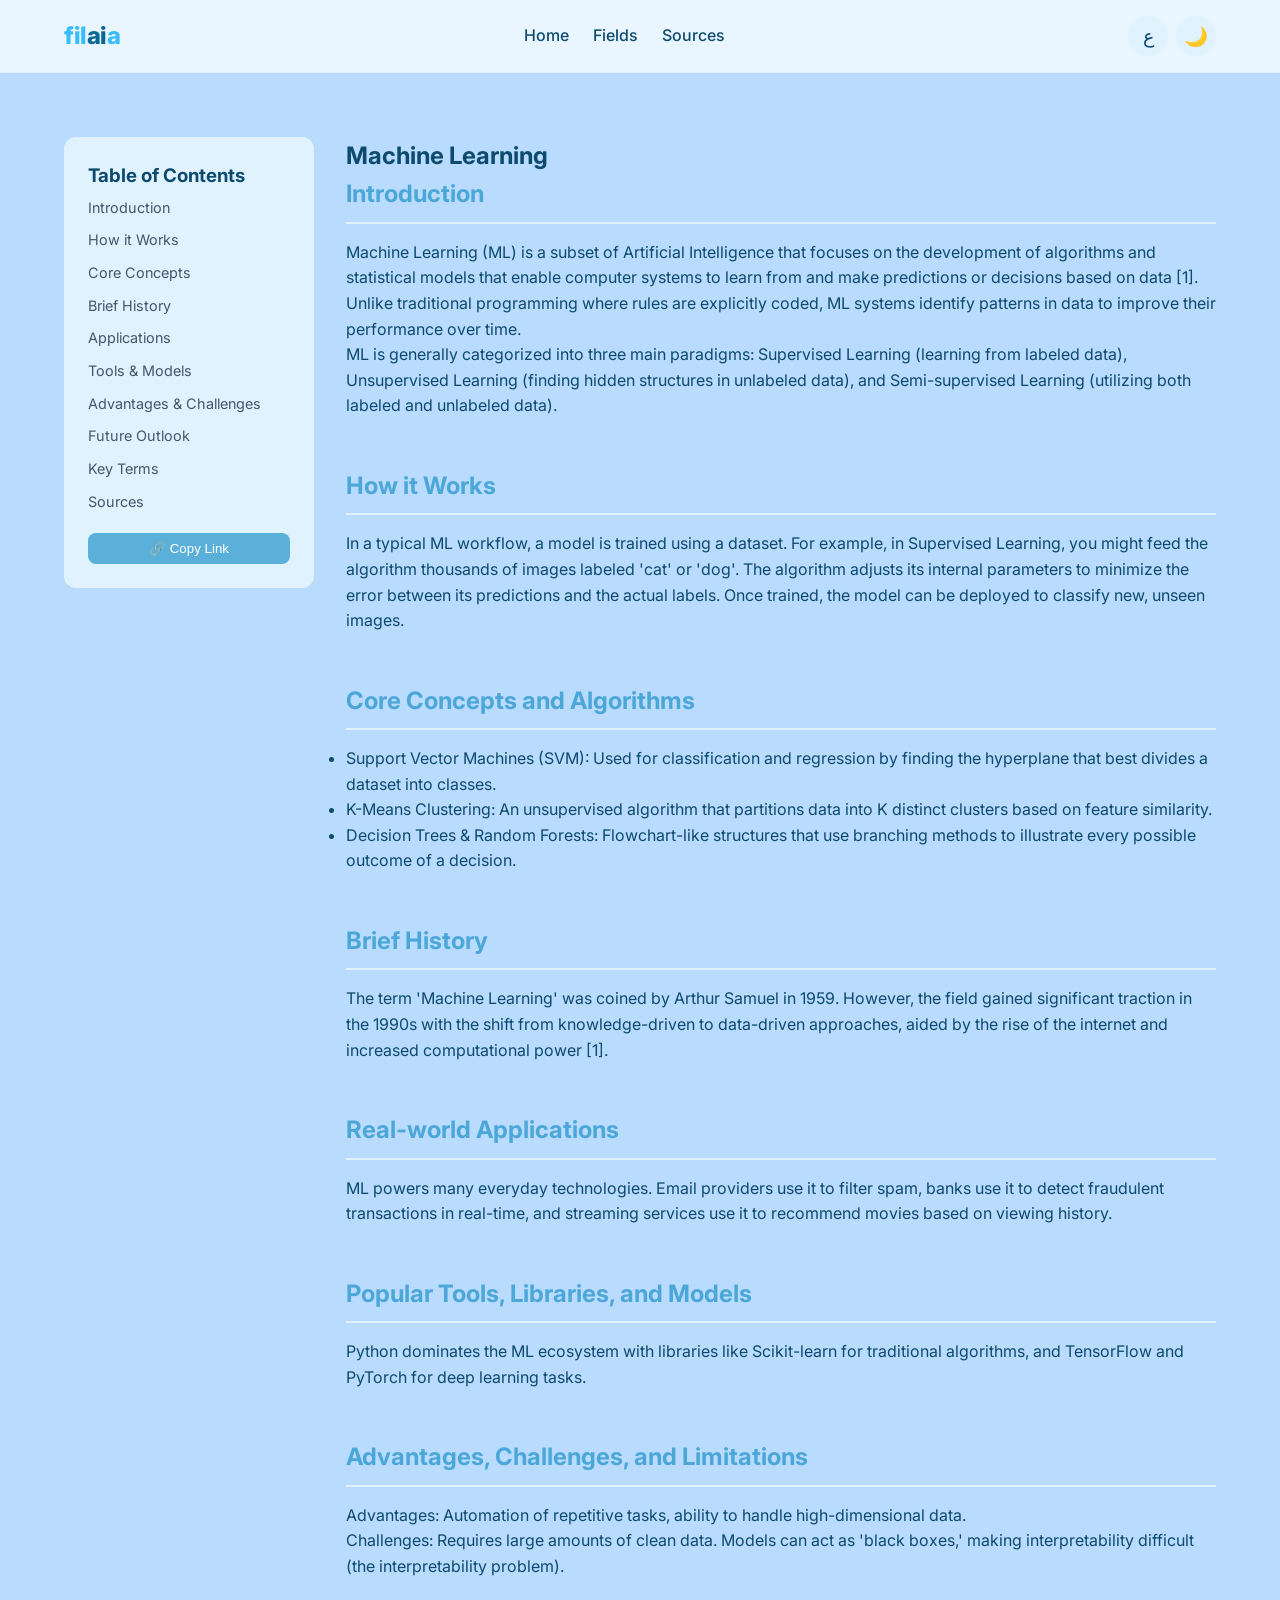
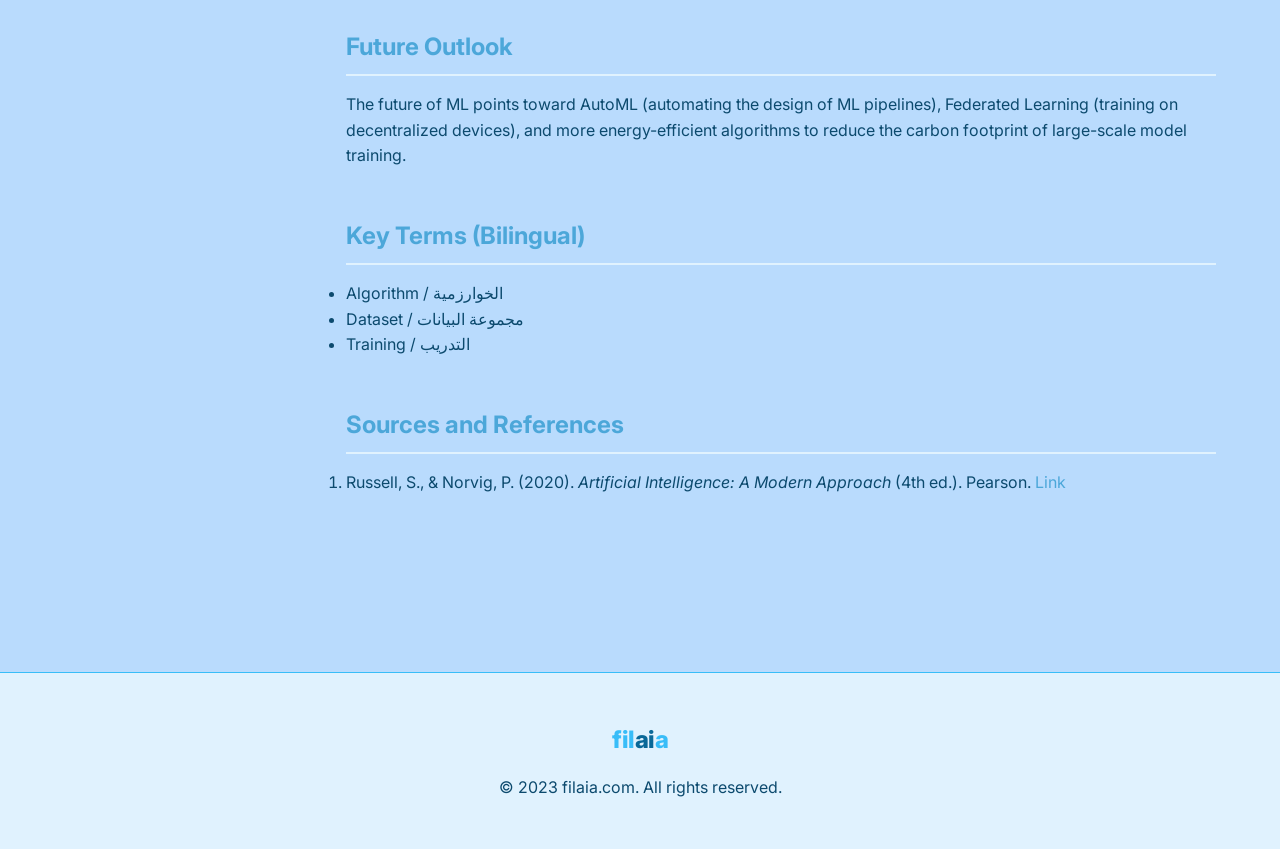
<file: machine-learning.html>
<!DOCTYPE html>
<html lang="en" dir="ltr" data-theme="light">

<head>
    <meta charset="UTF-8">
    <meta name="viewport" content="width=device-width, initial-scale=1.0">
    <title>Machine Learning | filaia</title>
    <meta name="description"
        content="Understand Machine Learning, including supervised, unsupervised, and semi-supervised learning methods.">
    <script type="application/ld+json">
  { "@context": "https://schema.org", "@type": "Article", "headline": "Machine Learning", "author": { "@type": "Organization", "name": "filaia" } }
  </script>
    <link rel="preconnect" href="https://fonts.googleapis.com">
    <link href="https://fonts.googleapis.com/css2?family=Cairo:wght@400;700&family=Inter:wght@400;500;700&display=swap"
        rel="stylesheet">
    <link rel="icon" type="image/svg+xml" href="assets/favicon.svg">
    <link rel="stylesheet" href="css/style.css">
</head>

<body>
    <div id="progress-bar" class="progress-bar"></div>
    <header class="header">
        <div class="nav-container">
            <a href="index.html" class="logo"><span class="fil">fil</span><span class="ai">ai</span><span
                    class="a">a</span></a>
            <nav class="nav-links">
                <a href="index.html" data-en="Home" data-ar="الرئيسية">Home</a>
                <a href="index.html#fields" data-en="Fields" data-ar="المجالات">Fields</a>
                <a href="index.html#sources" data-en="Sources" data-ar="المصادر">Sources</a>
            </nav>
            <div class="controls">
                <button id="lang-toggle" class="btn-icon">ع</button>
                <button id="theme-toggle" class="btn-icon">🌙</button>
            </div>
        </div>
    </header>

    <div class="container field-layout">
        <aside class="toc">
            <h3 data-en="Table of Contents" data-ar="محتويات الصفحة">Table of Contents</h3>
            <ul>
                <li><a href="#introduction" data-en="Introduction" data-ar="مقدمة">Introduction</a></li>
                <li><a href="#how-it-works" data-en="How it Works" data-ar="كيف يعمل">How it Works</a></li>
                <li><a href="#concepts" data-en="Core Concepts" data-ar="المفاهيم الأساسية">Core Concepts</a></li>
                <li><a href="#history" data-en="Brief History" data-ar="نبذة تاريخية">Brief History</a></li>
                <li><a href="#applications" data-en="Applications" data-ar="التطبيقات">Applications</a></li>
                <li><a href="#tools" data-en="Tools & Models" data-ar="الأدوات والنماذج">Tools & Models</a></li>
                <li><a href="#pros-cons" data-en="Advantages & Challenges" data-ar="المزايا والتحديات">Advantages &
                        Challenges</a></li>
                <li><a href="#future" data-en="Future Outlook" data-ar="النظرة المستقبلية">Future Outlook</a></li>
                <li><a href="#glossary" data-en="Key Terms" data-ar="مصطلحات هامة">Key Terms</a></li>
                <li><a href="#sources" data-en="Sources" data-ar="المصادر">Sources</a></li>
            </ul>
            <button id="copy-link"
                style="margin-top:1rem; background:var(--deep-blue); color:white; border:none; padding:0.5rem; width:100%; border-radius:8px; cursor:pointer;">🔗
                Copy Link</button>
        </aside>

        <article class="field-content">
            <h1 data-en="Machine Learning" data-ar="تعلم الآلة">Machine Learning</h1>

            <section id="introduction" class="fade-in">
                <h2 data-en="Introduction" data-ar="مقدمة">Introduction</h2>
                <p data-en="Machine Learning (ML) is a subset of Artificial Intelligence that focuses on the development of algorithms and statistical models that enable computer systems to learn from and make predictions or decisions based on data [1]. Unlike traditional programming where rules are explicitly coded, ML systems identify patterns in data to improve their performance over time."
                    data-ar="تعلم الآلة (ML) هو فرع من الذكاء الاصطناعي يركز على تطوير الخوارزميات والنماذج الإحصائية التي تمكن أنظمة الكمبيوتر من التعلم من البيانات واتخاذ القرارات بناءً عليها [1]. على عكس البرمجة التقليدية حيث تُكتب القواعد صراحة، تتعرف أنظمة تعلم الآلة على الأنماط في البيانات لتحسين أدائها بمرور الوقت.">
                    Machine Learning (ML) is a subset of Artificial Intelligence that focuses on the development of
                    algorithms and statistical models that enable computer systems to learn from and make predictions or
                    decisions based on data [1]. Unlike traditional programming where rules are explicitly coded, ML
                    systems identify patterns in data to improve their performance over time.</p>
                <p data-en="ML is generally categorized into three main paradigms: Supervised Learning (learning from labeled data), Unsupervised Learning (finding hidden structures in unlabeled data), and Semi-supervised Learning (utilizing both labeled and unlabeled data)."
                    data-ar="يُصنف تعلم الآلة عموماً إلى ثلاثة أنماط رئيسية: التعلم الخاضع للإشراف (التعلم من بيانات مصنفة)، التعلم غير الخاضع للإشراف (إيجاد هياكل خفية في بيانات غير مصنفة)، والتعلم شبه الخاضع للإشراف (استخدام البيانات المصنفة وغير المصنفة معاً).">
                    ML is generally categorized into three main paradigms: Supervised Learning (learning from labeled
                    data), Unsupervised Learning (finding hidden structures in unlabeled data), and Semi-supervised
                    Learning (utilizing both labeled and unlabeled data).</p>
            </section>

            <section id="how-it-works" class="fade-in">
                <h2 data-en="How it Works" data-ar="كيف يعمل">How it Works</h2>
                <p data-en="In a typical ML workflow, a model is trained using a dataset. For example, in Supervised Learning, you might feed the algorithm thousands of images labeled 'cat' or 'dog'. The algorithm adjusts its internal parameters to minimize the error between its predictions and the actual labels. Once trained, the model can be deployed to classify new, unseen images."
                    data-ar="في سير عمل تعلم الآلة النموذجي، يتم تدريب النموذج باستخدام مجموعة بيانات. على سبيل المثال، في التعلم الخاضع للإشراف، قد تُغذي الخوارزمية بآلاف الصور المسماة 'قطة' أو 'كلب'. تقوم الخوارزمية بتعديل معاملاتها الداخلية لتقليل الخطأ بين تنبؤاتها والتصنيفات الفعلية. بمجرد تدريبها، يمكن نشر النموذج لتصنيف صور جديدة لم يرها من قبل.">
                    In a typical ML workflow, a model is trained using a dataset. For example, in Supervised Learning,
                    you might feed the algorithm thousands of images labeled "cat" or "dog". The algorithm adjusts its
                    internal parameters to minimize the error between its predictions and the actual labels. Once
                    trained, the model can be deployed to classify new, unseen images.</p>
            </section>

            <section id="concepts" class="fade-in">
                <h2 data-en="Core Concepts and Algorithms" data-ar="المفاهيم والخوارزميات الأساسية">Core Concepts and
                    Algorithms</h2>
                <ul>
                    <li data-en="Support Vector Machines (SVM): Used for classification and regression by finding the hyperplane that best divides a dataset into classes."
                        data-ar="آلات المتجهات الداعمة (SVM): تُستخدم للتصنيف والانحدار من خلال إيجاد المستوي الفاصل الذي يقسم مجموعة البيانات إلى فئات.">
                        Support Vector Machines (SVM): Used for classification and regression by finding the hyperplane
                        that best divides a dataset into classes.</li>
                    <li data-en="K-Means Clustering: An unsupervised algorithm that partitions data into K distinct clusters based on feature similarity."
                        data-ar="تجميع K-Means: خوارزمية غير خاضعة للإشراف تقسم البيانات إلى K مجموعات distinct بناءً على تشابه الميزات.">
                        K-Means Clustering: An unsupervised algorithm that partitions data into K distinct clusters
                        based on feature similarity.</li>
                    <li data-en="Decision Trees & Random Forests: Flowchart-like structures that use branching methods to illustrate every possible outcome of a decision."
                        data-ar="أشجار القرار والغابات العشوائية: هياكل تشبه المخططات الانسيابية تستخدم طرق التفرع لتوضيح كل نتيجة محتملة لقرار.">
                        Decision Trees & Random Forests: Flowchart-like structures that use branching methods to
                        illustrate every possible outcome of a decision.</li>
                </ul>
            </section>

            <section id="history" class="fade-in">
                <h2 data-en="Brief History" data-ar="نبذة تاريخية">Brief History</h2>
                <p data-en="The term 'Machine Learning' was coined by Arthur Samuel in 1959. However, the field gained significant traction in the 1990s with the shift from knowledge-driven to data-driven approaches, aided by the rise of the internet and increased computational power [1]."
                    data-ar="صاغ آرثر صموئيل مصطلح 'تعلم الآلة' في عام 1959. ومع ذلك، اكتسب المجال زخماً كبيراً في التسعينيات مع التحول من النهج القائم على المعرفة إلى النهج القائم على البيانات، بمساعدة صعود الإنترنت وزيادة القوة الحاسوبية [1].">
                    The term "Machine Learning" was coined by Arthur Samuel in 1959. However, the field gained
                    significant traction in the 1990s with the shift from knowledge-driven to data-driven approaches,
                    aided by the rise of the internet and increased computational power [1].</p>
            </section>

            <section id="applications" class="fade-in">
                <h2 data-en="Real-world Applications" data-ar="التطبيقات الواقعية">Real-world Applications</h2>
                <p data-en="ML powers many everyday technologies. Email providers use it to filter spam, banks use it to detect fraudulent transactions in real-time, and streaming services use it to recommend movies based on viewing history."
                    data-ar="يشغل تعلم الآلة العديد من التقنيات اليومية. يستخدمه مزودو البريد الإلكتروني لتصفية الرسائل المزعجة، وتستخدمه البنوك للكشف عن المعاملات الاحتيالية في الوقت الفعلي، وتستخدمه خدمات البث لترشيح الأفلام بناءً على سجل المشاهدة.">
                    ML powers many everyday technologies. Email providers use it to filter spam, banks use it to detect
                    fraudulent transactions in real-time, and streaming services use it to recommend movies based on
                    viewing history.</p>
            </section>

            <section id="tools" class="fade-in">
                <h2 data-en="Popular Tools, Libraries, and Models" data-ar="الأدوات والمكتبات والنماذج الشائعة">Popular
                    Tools, Libraries, and Models</h2>
                <p data-en="Python dominates the ML ecosystem with libraries like Scikit-learn for traditional algorithms, and TensorFlow and PyTorch for deep learning tasks."
                    data-ar="تهيمن لغة بايثون على نظام تعلم الآلة البيئي بمكتبات مثل Scikit-learn للخوارزميات التقليدية، و TensorFlow و PyTorch لمهام التعلم العميق.">
                    Python dominates the ML ecosystem with libraries like <strong>Scikit-learn</strong> for traditional
                    algorithms, and <strong>TensorFlow</strong> and <strong>PyTorch</strong> for deep learning tasks.
                </p>
            </section>

            <section id="pros-cons" class="fade-in">
                <h2 data-en="Advantages, Challenges, and Limitations" data-ar="المزايا والتحديات والقيود">Advantages,
                    Challenges, and Limitations</h2>
                <p data-en="Advantages: Automation of repetitive tasks, ability to handle high-dimensional data."
                    data-ar="المزايا: أتمتة المهام المتكررة، والقدرة على التعامل مع البيانات عالية الأبعاد.">
                    <strong>Advantages:</strong> Automation of repetitive tasks, ability to handle high-dimensional
                    data.</p>
                <p data-en="Challenges: Requires large amounts of clean data. Models can act as 'black boxes,' making interpretability difficult (the interpretability problem)."
                    data-ar="التحديات: يتطلب كميات كبيرة من البيانات النظيفة. يمكن للنماذج أن تعمل كـ 'صناديق سوداء'، مما يجعل تفسيرها أمراً صعباً (مشكلة القابلية للتفسير).">
                    <strong>Challenges:</strong> Requires large amounts of clean data. Models can act as "black boxes,"
                    making interpretability difficult (the interpretability problem).</p>
            </section>

            <section id="future" class="fade-in">
                <h2 data-en="Future Outlook" data-ar="النظرة المستقبلية">Future Outlook</h2>
                <p data-en="The future of ML points toward AutoML (automating the design of ML pipelines), Federated Learning (training on decentralized devices), and more energy-efficient algorithms to reduce the carbon footprint of large-scale model training."
                    data-ar="يشير مستقبل تعلم الآلة نحو الأتمتة (أتمتة تصميم مسارات تعلم الآلة)، والتعلم الموحد (التدريب على أجهزة لامركزية)، وخوارزميات أكثر كفاءة في استهلاك الطاقة لتقليل البصمة الكربونية لتدريب النماذج واسعة النطاق.">
                    The future of ML points toward AutoML (automating the design of ML pipelines), Federated Learning
                    (training on decentralized devices), and more energy-efficient algorithms to reduce the carbon
                    footprint of large-scale model training.</p>
            </section>

            <section id="glossary" class="fade-in">
                <h2 data-en="Key Terms (Bilingual)" data-ar="مصطلحات هامة (ثنائية اللغة)">Key Terms (Bilingual)</h2>
                <ul>
                    <li data-en="Algorithm / الخوارزمية" data-ar="Algorithm / الخوارزمية">Algorithm / الخوارزمية</li>
                    <li data-en="Dataset / مجموعة البيانات" data-ar="Dataset / مجموعة البيانات">Dataset / مجموعة
                        البيانات</li>
                    <li data-en="Training / التدريب" data-ar="Training / التدريب">Training / التدريب</li>
                </ul>
            </section>

            <section id="sources" class="fade-in">
                <h2 data-en="Sources and References" data-ar="المصادر والمراجع">Sources and References</h2>
                <ol>
                    <li data-en="Russell, S., & Norvig, P. (2020). <em>Artificial Intelligence: A Modern Approach</em> (4th ed.). Pearson. <a href='https://www.pearson.com/us/higher-education/program/Russell-Artificial-Intelligence-A-Modern-Approach-4th-Edition/PGM3337280.html' target='_blank'>Link</a>"
                        data-ar="راسل، س.، ونورفيج، ب. (2020). <em>الذكاء الاصطناعي: نهج حديث</em> (الطبعة الرابعة). بيرسون. <a href='https://www.pearson.com/us/higher-education/program/Russell-Artificial-Intelligence-A-Modern-Approach-4th-Edition/PGM3337280.html' target='_blank'>الرابط</a>">
                        Russell, S., & Norvig, P. (2020). <em>Artificial Intelligence: A Modern Approach</em> (4th ed.).
                        Pearson. <a
                            href="https://www.pearson.com/us/higher-education/program/Russell-Artificial-Intelligence-A-Modern-Approach-4th-Edition/PGM3337280.html"
                            target="_blank">Link</a></li>
                </ol>
            </section>
        </article>
    </div>

    <footer class="footer">
        <div class="footer-container">
            <a href="index.html" class="logo"><span class="fil">fil</span><span class="ai">ai</span><span
                    class="a">a</span></a>
            <p>&copy; 2023 filaia.com. All rights reserved.</p>
        </div>
    </footer>
    <script src="js/script.js"></script>
</body>

</html>
</file>
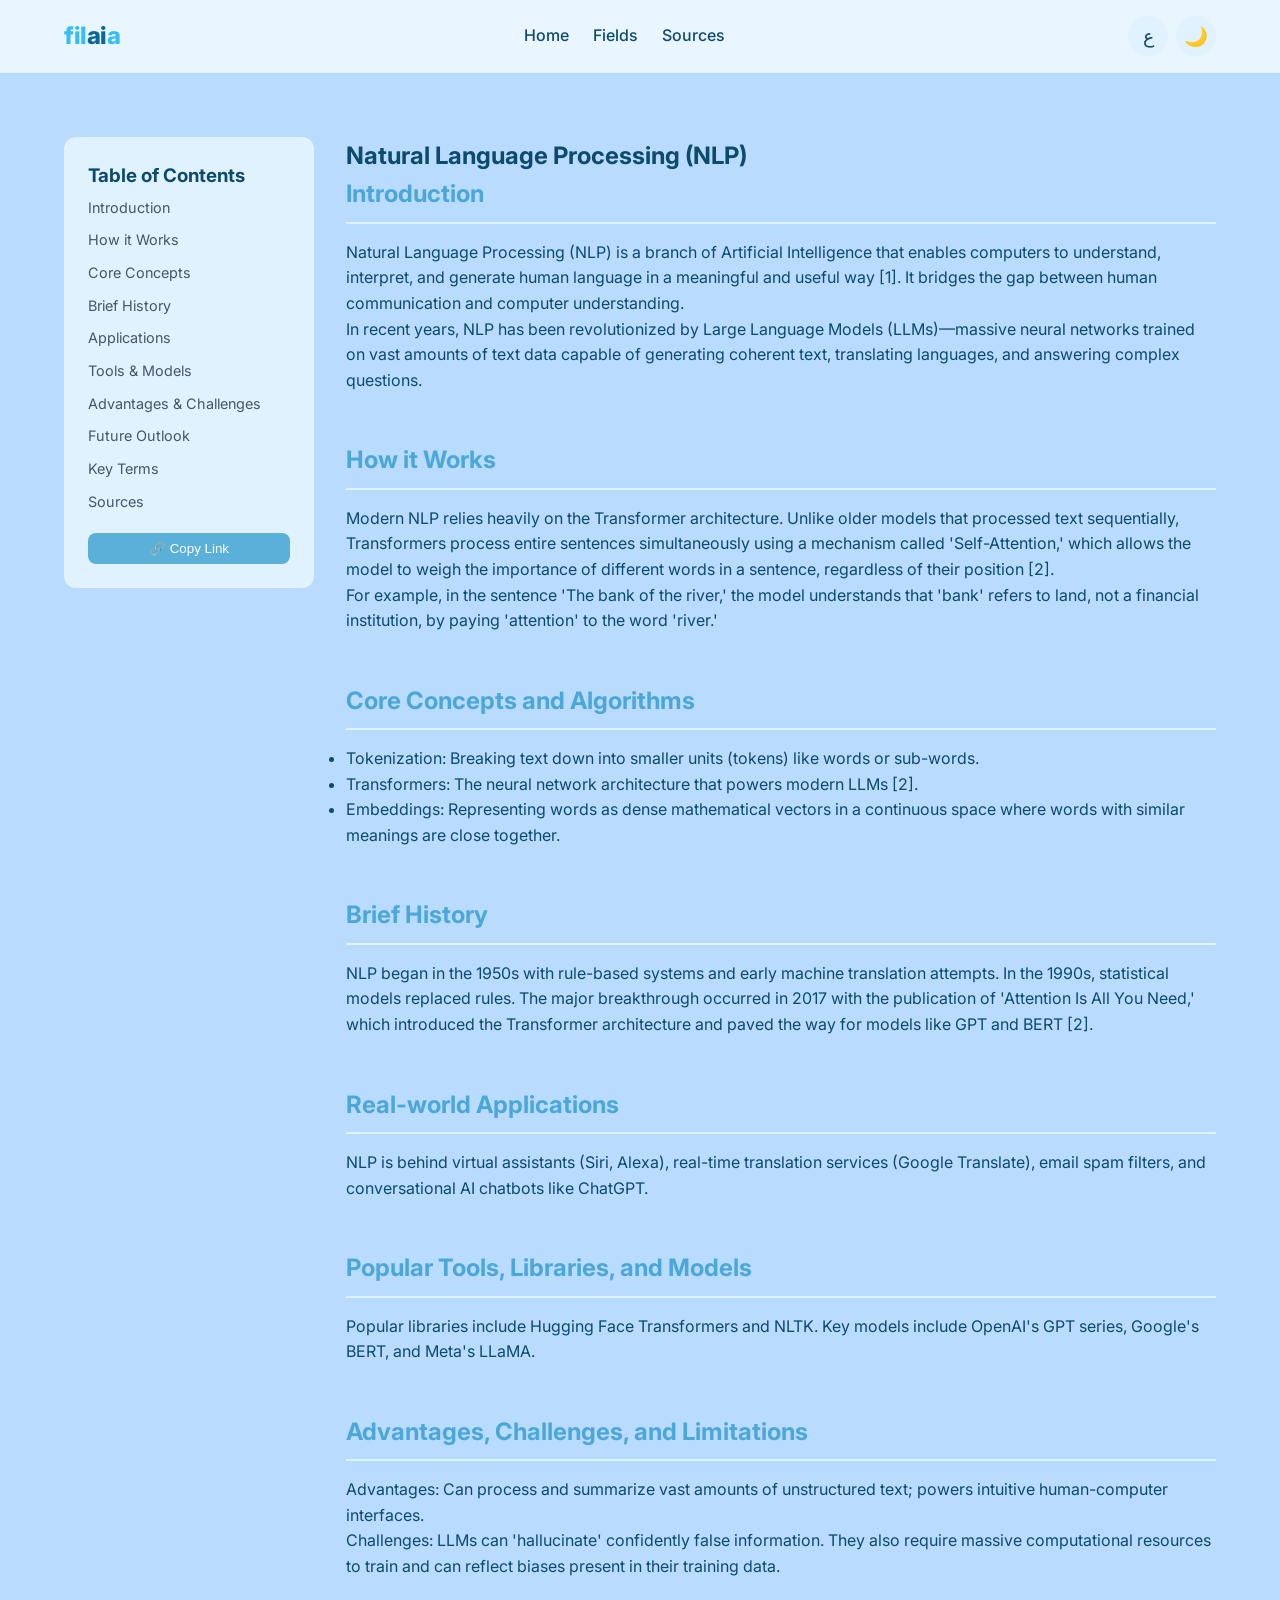
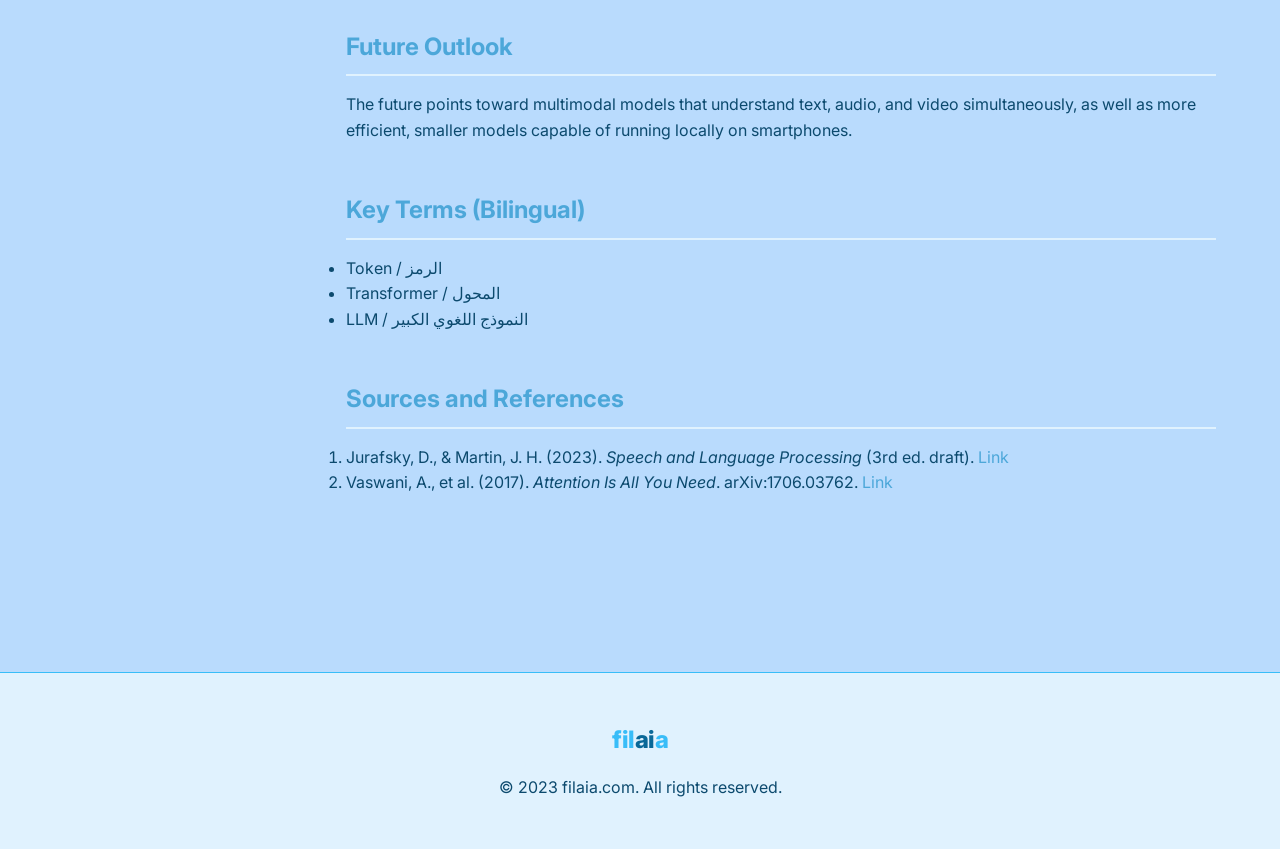
<file: natural-language-processing.html>
<!DOCTYPE html>
<html lang="en" dir="ltr" data-theme="light">

<head>
    <meta charset="UTF-8">
    <meta name="viewport" content="width=device-width, initial-scale=1.0">
    <title>Natural Language Processing (NLP) | filaia</title>
    <meta name="description"
        content="Explore Natural Language Processing, LLMs, and how AI understands human language.">
    <script type="application/ld+json">
  { "@context": "https://schema.org", "@type": "Article", "headline": "Natural Language Processing", "author": { "@type": "Organization", "name": "filaia" } }
  </script>
    <link rel="preconnect" href="https://fonts.googleapis.com">
    <link href="https://fonts.googleapis.com/css2?family=Cairo:wght@400;700&family=Inter:wght@400;500;700&display=swap"
        rel="stylesheet">
    <link rel="icon" type="image/svg+xml" href="assets/favicon.svg">
    <link rel="stylesheet" href="css/style.css">
</head>

<body>
    <div id="progress-bar" class="progress-bar"></div>
    <header class="header">
        <div class="nav-container">
            <a href="index.html" class="logo"><span class="fil">fil</span><span class="ai">ai</span><span
                    class="a">a</span></a>
            <nav class="nav-links">
                <a href="index.html" data-en="Home" data-ar="الرئيسية">Home</a>
                <a href="index.html#fields" data-en="Fields" data-ar="المجالات">Fields</a>
                <a href="index.html#sources" data-en="Sources" data-ar="المصادر">Sources</a>
            </nav>
            <div class="controls">
                <button id="lang-toggle" class="btn-icon">ع</button>
                <button id="theme-toggle" class="btn-icon">🌙</button>
            </div>
        </div>
    </header>

    <div class="container field-layout">
        <aside class="toc">
            <h3 data-en="Table of Contents" data-ar="محتويات الصفحة">Table of Contents</h3>
            <ul>
                <li><a href="#introduction" data-en="Introduction" data-ar="مقدمة">Introduction</a></li>
                <li><a href="#how-it-works" data-en="How it Works" data-ar="كيف يعمل">How it Works</a></li>
                <li><a href="#concepts" data-en="Core Concepts" data-ar="المفاهيم الأساسية">Core Concepts</a></li>
                <li><a href="#history" data-en="Brief History" data-ar="نبذة تاريخية">Brief History</a></li>
                <li><a href="#applications" data-en="Applications" data-ar="التطبيقات">Applications</a></li>
                <li><a href="#tools" data-en="Tools & Models" data-ar="الأدوات والنماذج">Tools & Models</a></li>
                <li><a href="#pros-cons" data-en="Advantages & Challenges" data-ar="المزايا والتحديات">Advantages &
                        Challenges</a></li>
                <li><a href="#future" data-en="Future Outlook" data-ar="النظرة المستقبلية">Future Outlook</a></li>
                <li><a href="#glossary" data-en="Key Terms" data-ar="مصطلحات هامة">Key Terms</a></li>
                <li><a href="#sources" data-en="Sources" data-ar="المصادر">Sources</a></li>
            </ul>
            <button id="copy-link"
                style="margin-top:1rem; background:var(--deep-blue); color:white; border:none; padding:0.5rem; width:100%; border-radius:8px; cursor:pointer;">🔗
                Copy Link</button>
        </aside>

        <article class="field-content">
            <h1 data-en="Natural Language Processing (NLP)" data-ar="معالجة اللغات الطبيعية (NLP)">Natural Language
                Processing (NLP)</h1>

            <section id="introduction" class="fade-in">
                <h2 data-en="Introduction" data-ar="مقدمة">Introduction</h2>
                <p data-en="Natural Language Processing (NLP) is a branch of Artificial Intelligence that enables computers to understand, interpret, and generate human language in a meaningful and useful way [1]. It bridges the gap between human communication and computer understanding."
                    data-ar="معالجة اللغات الطبيعية (NLP) هي فرع من الذكاء الاصطناعي يمكّن أجهزة الكمبيوتر من فهم وتفسير وتوليد اللغة البشرية بطريقة ذات معنى ومفيدة [1]. وهي تسد الفجوة بين التواصل البشري والفهم الحاسوبي.">
                    Natural Language Processing (NLP) is a branch of Artificial Intelligence that enables computers to
                    understand, interpret, and generate human language in a meaningful and useful way [1]. It bridges
                    the gap between human communication and computer understanding.</p>
                <p data-en="In recent years, NLP has been revolutionized by Large Language Models (LLMs)—massive neural networks trained on vast amounts of text data capable of generating coherent text, translating languages, and answering complex questions."
                    data-ar="في السنوات الأخيرة، شهدت معالجة اللغات الطبيعية ثورة بفضل النماذج اللغوية الكبيرة (LLMs)—وهي شبكات عصبية ضخمة تم تدريبها على كميات هائلة من البيانات النصية القادرة على توليد نصوص متماسكة وترجمة اللغات والإجابة على أسئلة معقدة.">
                    In recent years, NLP has been revolutionized by Large Language Models (LLMs)—massive neural networks
                    trained on vast amounts of text data capable of generating coherent text, translating languages, and
                    answering complex questions.</p>
            </section>

            <section id="how-it-works" class="fade-in">
                <h2 data-en="How it Works" data-ar="كيف يعمل">How it Works</h2>
                <p data-en="Modern NLP relies heavily on the Transformer architecture. Unlike older models that processed text sequentially, Transformers process entire sentences simultaneously using a mechanism called 'Self-Attention,' which allows the model to weigh the importance of different words in a sentence, regardless of their position [2]."
                    data-ar="تعتمد معالجة اللغات الطبيعية الحديثة بشكل كبير على بنية المحولات (Transformers). على عكس النماذج القديمة التي كانت تعالج النص بالتسلسل، تعالج المحولات الجمل بأكملها في وقت واحد باستخدام آلية تسمى 'الانتباه الذاتي'، والتي تتيح للنموذج وزن أهمية الكلمات المختلفة في الجملة، بغض النظر عن موقعها [2].">
                    Modern NLP relies heavily on the Transformer architecture. Unlike older models that processed text
                    sequentially, Transformers process entire sentences simultaneously using a mechanism called
                    "Self-Attention," which allows the model to weigh the importance of different words in a sentence,
                    regardless of their position [2].</p>
                <p data-en="For example, in the sentence 'The bank of the river,' the model understands that 'bank' refers to land, not a financial institution, by paying 'attention' to the word 'river.'"
                    data-ar="على سبيل المثال، في جملة 'ضفة النهر'، يفهم النموذج أن كلمة 'ضفة' تشير إلى الأرض وليس إلى مؤسسة مالية، من خلال 'الانتباه' لكلمة 'النهر'.">
                    For example, in the sentence "The bank of the river," the model understands that "bank" refers to
                    land, not a financial institution, by paying "attention" to the word "river."</p>
            </section>

            <section id="concepts" class="fade-in">
                <h2 data-en="Core Concepts and Algorithms" data-ar="المفاهيم والخوارزميات الأساسية">Core Concepts and
                    Algorithms</h2>
                <ul>
                    <li data-en="Tokenization: Breaking text down into smaller units (tokens) like words or sub-words."
                        data-ar="الترميز (Tokenization): تقسيم النص إلى وحدات أصغر (رموز) مثل الكلمات أو الكلمات الفرعية.">
                        Tokenization: Breaking text down into smaller units (tokens) like words or sub-words.</li>
                    <li data-en="Transformers: The neural network architecture that powers modern LLMs [2]."
                        data-ar="المحولات (Transformers): بنية الشبكة العصبية التي تشغل النماذج اللغوية الكبيرة الحديثة [2].">
                        Transformers: The neural network architecture that powers modern LLMs [2].</li>
                    <li data-en="Embeddings: Representing words as dense mathematical vectors in a continuous space where words with similar meanings are close together."
                        data-ar="التضمينات (Embeddings): تمثيل الكلمات كمتجهات رياضية كثيفة في فضاء مستمر حيث تكون الكلمات ذات المعاني المتشابهة قريبة من بعضها.">
                        Embeddings: Representing words as dense mathematical vectors in a continuous space where words
                        with similar meanings are close together.</li>
                </ul>
            </section>

            <section id="history" class="fade-in">
                <h2 data-en="Brief History" data-ar="نبذة تاريخية">Brief History</h2>
                <p data-en="NLP began in the 1950s with rule-based systems and early machine translation attempts. In the 1990s, statistical models replaced rules. The major breakthrough occurred in 2017 with the publication of 'Attention Is All You Need,' which introduced the Transformer architecture and paved the way for models like GPT and BERT [2]."
                    data-ar="بدأت معالجة اللغات الطبيعية في الخمسينيات بأنظمة قائمة على القواعد ومحاولات الترجمة الآلية المبكرة. في التسعينيات، حلّت النماذج الإحصائية محل القواعد. حدث الاختراق الكبير في عام 2017 مع نشر ورقة 'الانتباه هو كل ما تحتاجه'، والتي قدمت بنية المحولات ومهدت الطريق لنماذج مثل GPT و BERT [2].">
                    NLP began in the 1950s with rule-based systems and early machine translation attempts. In the 1990s,
                    statistical models replaced rules. The major breakthrough occurred in 2017 with the publication of
                    "Attention Is All You Need," which introduced the Transformer architecture and paved the way for
                    models like GPT and BERT [2].</p>
            </section>

            <section id="applications" class="fade-in">
                <h2 data-en="Real-world Applications" data-ar="التطبيقات الواقعية">Real-world Applications</h2>
                <p data-en="NLP is behind virtual assistants (Siri, Alexa), real-time translation services (Google Translate), email spam filters, and conversational AI chatbots like ChatGPT."
                    data-ar="تُستخدم معالجة اللغات الطبيعية في المساعدين الافتراضيين (Siri، Alexa)، وخدمات الترجمة الفورية (Google Translate)، ومرشحات الرسائل المزعجة، وروبوتات الدردشة التفاعلية مثل ChatGPT.">
                    NLP is behind virtual assistants (Siri, Alexa), real-time translation services (Google Translate),
                    email spam filters, and conversational AI chatbots like ChatGPT.</p>
            </section>

            <section id="tools" class="fade-in">
                <h2 data-en="Popular Tools, Libraries, and Models" data-ar="الأدوات والمكتبات والنماذج الشائعة">Popular
                    Tools, Libraries, and Models</h2>
                <p data-en="Popular libraries include Hugging Face Transformers and NLTK. Key models include OpenAI's GPT series, Google's BERT, and Meta's LLaMA."
                    data-ar="تشمل المكتبات الشائعة Hugging Face Transformers و NLTK. تشمل النماذج الرئيسية سلسلة GPT من OpenAI، و BERT من جوجل، و LLaMA من ميتا.">
                    Popular libraries include <strong>Hugging Face Transformers</strong> and <strong>NLTK</strong>. Key
                    models include OpenAI's GPT series, Google's BERT, and Meta's LLaMA.</p>
            </section>

            <section id="pros-cons" class="fade-in">
                <h2 data-en="Advantages, Challenges, and Limitations" data-ar="المزايا والتحديات والقيود">Advantages,
                    Challenges, and Limitations</h2>
                <p data-en="Advantages: Can process and summarize vast amounts of unstructured text; powers intuitive human-computer interfaces."
                    data-ar="المزايا: يمكنها معالجة وتلخيص كميات هائلة من النصوص غير المهيكلة؛ وتشغل واجهات حدسية للتفاعل بين الإنسان والحاسوب.">
                    <strong>Advantages:</strong> Can process and summarize vast amounts of unstructured text; powers
                    intuitive human-computer interfaces.
                </p>
                <p data-en="Challenges: LLMs can 'hallucinate' confidently false information. They also require massive computational resources to train and can reflect biases present in their training data."
                    data-ar="التحديات: يمكن للنماذج اللغوية الكبيرة أن 'تهلوس' وتولد معلومات خاطئة بثقة. كما أنها تتطلب موارد حاسوبية هائلة للتدريب ويمكن أن تعكس التحيزات الموجودة في بيانات التدريب الخاصة بها.">
                    <strong>Challenges:</strong> LLMs can "hallucinate" confidently false information. They also require
                    massive computational resources to train and can reflect biases present in their training data.
                </p>
            </section>

            <section id="future" class="fade-in">
                <h2 data-en="Future Outlook" data-ar="النظرة المستقبلية">Future Outlook</h2>
                <p data-en="The future points toward multimodal models that understand text, audio, and video simultaneously, as well as more efficient, smaller models capable of running locally on smartphones."
                    data-ar="يشير المستقبل نحو النماذج متعددة الوسائط التي تفهم النص والصوت والفيديو في وقت واحد، وكذلك النماذج الأصغر والأكثر كفاءة القادرة على العمل محلياً على الهواتف الذكية.">
                    The future points toward multimodal models that understand text, audio, and video simultaneously, as
                    well as more efficient, smaller models capable of running locally on smartphones.</p>
            </section>

            <section id="glossary" class="fade-in">
                <h2 data-en="Key Terms (Bilingual)" data-ar="مصطلحات هامة (ثنائية اللغة)">Key Terms (Bilingual)</h2>
                <ul>
                    <li data-en="Token / الرمز" data-ar="Token / الرمز">Token / الرمز</li>
                    <li data-en="Transformer / المحول" data-ar="Transformer / المحول">Transformer / المحول</li>
                    <li data-en="LLM / النموذج اللغوي الكبير" data-ar="LLM / النموذج اللغوي الكبير">LLM / النموذج اللغوي
                        الكبير</li>
                </ul>
            </section>

            <section id="sources" class="fade-in">
                <h2 data-en="Sources and References" data-ar="المصادر والمراجع">Sources and References</h2>
                <ol>
                    <li data-en="Jurafsky, D., & Martin, J. H. (2023). <em>Speech and Language Processing</em> (3rd ed. draft). <a href='https://web.stanford.edu/~jurafsky/slp3/' target='_blank'>Link</a>"
                        data-ar="جورافسكي، د.، ومارتن، ج. ه. (2023). <em>معالجة الكلام واللغة</em> (مسودة الطبعة الثالثة). <a href='https://web.stanford.edu/~jurafsky/slp3/' target='_blank'>الرابط</a>">
                        Jurafsky, D., & Martin, J. H. (2023). <em>Speech and Language Processing</em> (3rd ed. draft).
                        <a href="https://web.stanford.edu/~jurafsky/slp3/" target="_blank">Link</a>
                    </li>
                    <li data-en="Vaswani, A., et al. (2017). <em>Attention Is All You Need</em>. arXiv:1706.03762. <a href='https://arxiv.org/abs/1706.03762' target='_blank'>Link</a>"
                        data-ar="فاسواني، أ.، وآخرون. (2017). <em>الانتباه هو كل ما تحتاجه</em>. arXiv:1706.03762. <a href='https://arxiv.org/abs/1706.03762' target='_blank'>الرابط</a>">
                        Vaswani, A., et al. (2017). <em>Attention Is All You Need</em>. arXiv:1706.03762. <a
                            href="https://arxiv.org/abs/1706.03762" target="_blank">Link</a></li>
                </ol>
            </section>
        </article>
    </div>

    <footer class="footer">
        <div class="footer-container">
            <a href="index.html" class="logo"><span class="fil">fil</span><span class="ai">ai</span><span
                    class="a">a</span></a>
            <p>&copy; 2023 filaia.com. All rights reserved.</p>
        </div>
    </footer>
    <script src="js/script.js"></script>
</body>

</html>
</file>
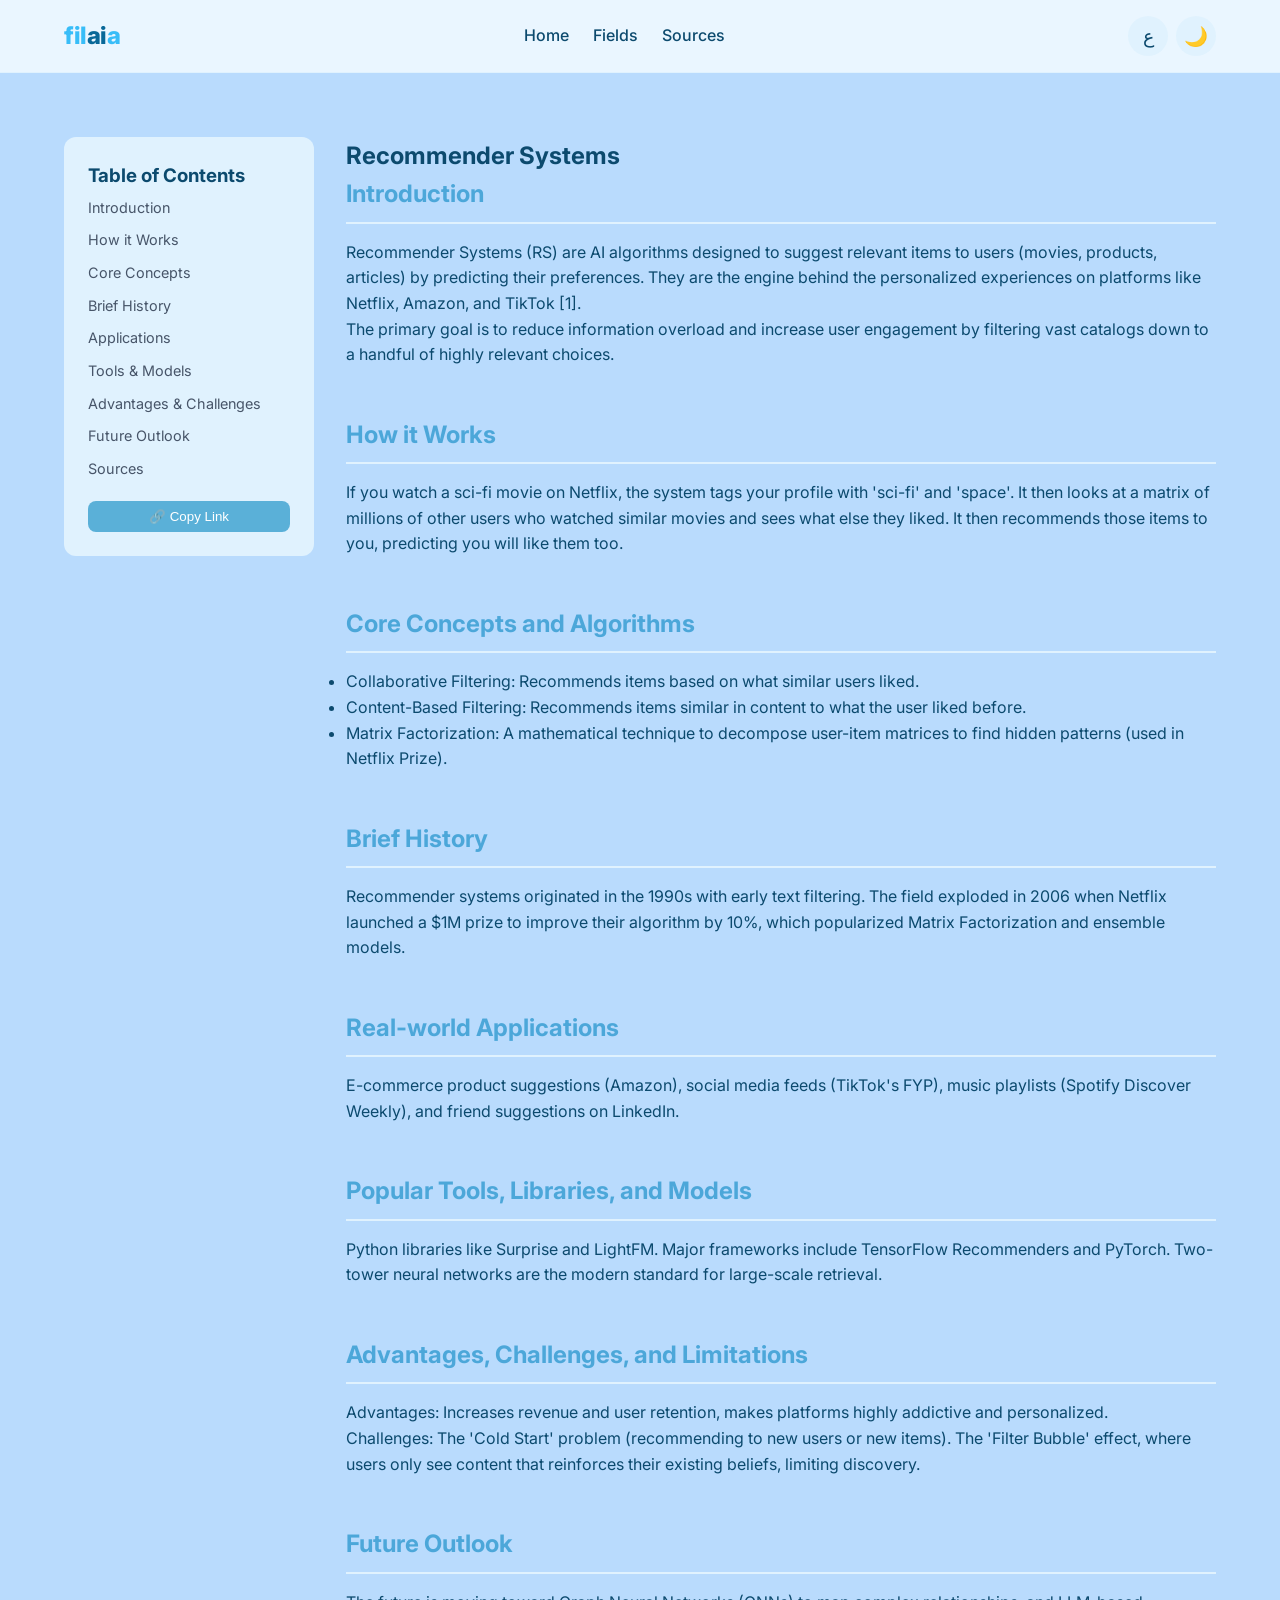
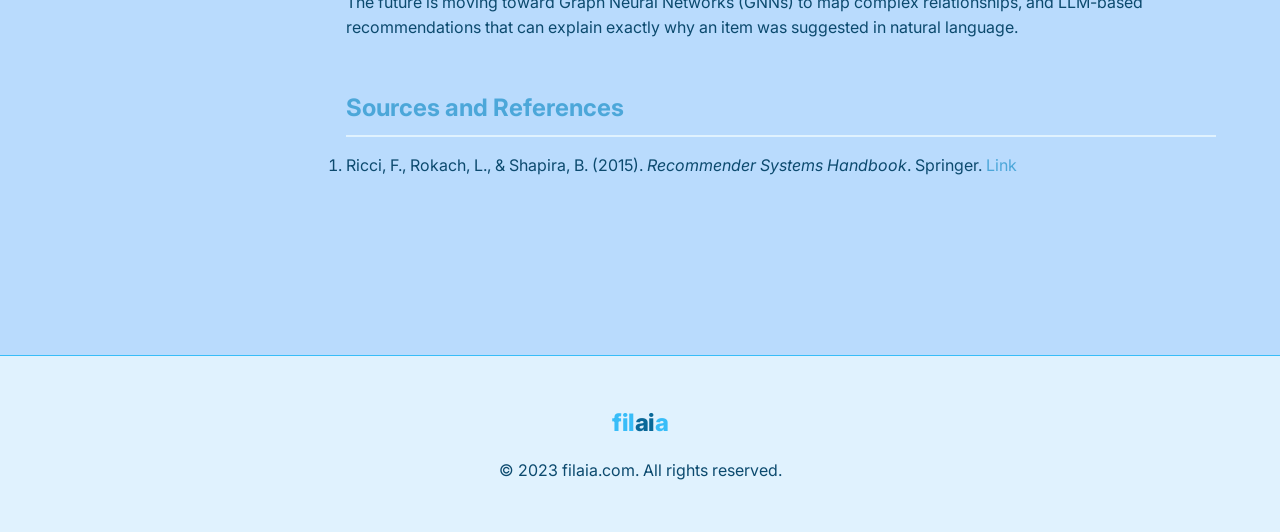
<file: recommender-systems.html>
<!DOCTYPE html>
<html lang="en" dir="ltr" data-theme="light">

<head>
    <meta charset="UTF-8">
    <meta name="viewport" content="width=device-width, initial-scale=1.0">
    <title>Recommender Systems | filaia</title>
    <meta name="description"
        content="Understand Recommender Systems, the algorithms behind Netflix and Amazon suggestions.">
    <script type="application/ld+json">
  { "@context": "https://schema.org", "@type": "Article", "headline": "Recommender Systems", "author": { "@type": "Organization", "name": "filaia" } }
  </script>
    <link rel="preconnect" href="https://fonts.googleapis.com">
    <link href="https://fonts.googleapis.com/css2?family=Cairo:wght@400;700&family=Inter:wght@400;500;700&display=swap"
        rel="stylesheet">
    <link rel="icon" type="image/svg+xml" href="assets/favicon.svg">
    <link rel="stylesheet" href="css/style.css">
</head>

<body>
    <div id="progress-bar" class="progress-bar"></div>
    <header class="header">
        <div class="nav-container">
            <a href="index.html" class="logo"><span class="fil">fil</span><span class="ai">ai</span><span
                    class="a">a</span></a>
            <nav class="nav-links">
                <a href="index.html" data-en="Home" data-ar="الرئيسية">Home</a>
                <a href="index.html#fields" data-en="Fields" data-ar="المجالات">Fields</a>
                <a href="index.html#sources" data-en="Sources" data-ar="المصادر">Sources</a>
            </nav>
            <div class="controls">
                <button id="lang-toggle" class="btn-icon">ع</button>
                <button id="theme-toggle" class="btn-icon">🌙</button>
            </div>
        </div>
    </header>

    <div class="container field-layout">
        <aside class="toc">
            <h3 data-en="Table of Contents" data-ar="محتويات الصفحة">Table of Contents</h3>
            <ul>
                <li><a href="#introduction" data-en="Introduction" data-ar="مقدمة">Introduction</a></li>
                <li><a href="#how-it-works" data-en="How it Works" data-ar="كيف يعمل">How it Works</a></li>
                <li><a href="#concepts" data-en="Core Concepts" data-ar="المفاهيم الأساسية">Core Concepts</a></li>
                <li><a href="#history" data-en="Brief History" data-ar="نبذة تاريخية">Brief History</a></li>
                <li><a href="#applications" data-en="Applications" data-ar="التطبيقات">Applications</a></li>
                <li><a href="#tools" data-en="Tools & Models" data-ar="الأدوات والنماذج">Tools & Models</a></li>
                <li><a href="#pros-cons" data-en="Advantages & Challenges" data-ar="المزايا والتحديات">Advantages &
                        Challenges</a></li>
                <li><a href="#future" data-en="Future Outlook" data-ar="النظرة المستقبلية">Future Outlook</a></li>
                <li><a href="#sources" data-en="Sources" data-ar="المصادر">Sources</a></li>
            </ul>
            <button id="copy-link"
                style="margin-top:1rem; background:var(--deep-blue); color:white; border:none; padding:0.5rem; width:100%; border-radius:8px; cursor:pointer;">🔗
                Copy Link</button>
        </aside>

        <article class="field-content">
            <h1 data-en="Recommender Systems" data-ar="أنظمة التوصية">Recommender Systems</h1>

            <section id="introduction" class="fade-in">
                <h2 data-en="Introduction" data-ar="مقدمة">Introduction</h2>
                <p data-en="Recommender Systems (RS) are AI algorithms designed to suggest relevant items to users (movies, products, articles) by predicting their preferences. They are the engine behind the personalized experiences on platforms like Netflix, Amazon, and TikTok [1]."
                    data-ar="أنظمة التوصية (RS) هي خوارزميات ذكاء اصطناعي مصممة لاقتراح عناصر ذات صلة للمستخدمين (أفلام، منتجات، مقالات) من خلال التنبؤ بتفضيلاتهم. إنها المحرك وراء التجارب المخصصة على منصات مثل Netflix و Amazon و TikTok [1].">
                    Recommender Systems (RS) are AI algorithms designed to suggest relevant items to users (movies,
                    products, articles) by predicting their preferences. They are the engine behind the personalized
                    experiences on platforms like Netflix, Amazon, and TikTok [1].</p>
                <p data-en="The primary goal is to reduce information overload and increase user engagement by filtering vast catalogs down to a handful of highly relevant choices."
                    data-ar="الهدف الأساسي هو تقليل العبء المعرفي وزيادة تفاعل المستخدم من خلال تصفية الكتالوجات الضخمة إلى حفنة من الخيارات ذات الصلة.">
                    The primary goal is to reduce information overload and increase user engagement by filtering vast
                    catalogs down to a handful of highly relevant choices.</p>
            </section>

            <section id="how-it-works" class="fade-in">
                <h2 data-en="How it Works" data-ar="كيف يعمل">How it Works</h2>
                <p data-en="If you watch a sci-fi movie on Netflix, the system tags your profile with 'sci-fi' and 'space'. It then looks at a matrix of millions of other users who watched similar movies and sees what else they liked. It then recommends those items to you, predicting you will like them too."
                    data-ar="إذا شاهدت فيلماً خيالاً علمياً على Netflix، يقوم النظام بوضع علامة على ملفك الشخصي بـ 'خيال علمي' و 'فضاء'. ثم ينظر إلى مصفوفة تضم ملايين المستخدمين الآخرين الذين شاهدوا أفلاماً مشابهة ويرى ماذا أعجبهم أيضاً. ثم يوصي بهذه العناصر لك، متنبئاً بأنك ستحبها أيضاً.">
                    If you watch a sci-fi movie on Netflix, the system tags your profile with 'sci-fi' and 'space'. It
                    then looks at a matrix of millions of other users who watched similar movies and sees what else they
                    liked. It then recommends those items to you, predicting you will like them too.</p>
            </section>

            <section id="concepts" class="fade-in">
                <h2 data-en="Core Concepts and Algorithms" data-ar="المفاهيم والخوارزميات الأساسية">Core Concepts and
                    Algorithms</h2>
                <ul>
                    <li data-en="Collaborative Filtering: Recommends items based on what similar users liked."
                        data-ar="التصفية التعاونية: توصي بالعناصر بناءً على ما أحبه مستخدمون مشابهون.">Collaborative
                        Filtering: Recommends items based on what similar users liked.</li>
                    <li data-en="Content-Based Filtering: Recommends items similar in content to what the user liked before."
                        data-ar="التصفية القائمة على المحتوى: توصي بالعناصر المشابهة في المحتوى لما أحبه المستخدم سابقاً.">
                        Content-Based Filtering: Recommends items similar in content to what the user liked before.</li>
                    <li data-en="Matrix Factorization: A mathematical technique to decompose user-item matrices to find hidden patterns (used in Netflix Prize)."
                        data-ar="تحليل المصفوفات: تقنية رياضية لتحليل مصفوفات المستخدم والعنصر لإيجاد الأنماط الخفية (استُخدمت في مسابقة Netflix).">
                        Matrix Factorization: A mathematical technique to decompose user-item matrices to find hidden
                        patterns (used in Netflix Prize).</li>
                </ul>
            </section>

            <section id="history" class="fade-in">
                <h2 data-en="Brief History" data-ar="نبذة تاريخية">Brief History</h2>
                <p data-en="Recommender systems originated in the 1990s with early text filtering. The field exploded in 2006 when Netflix launched a $1M prize to improve their algorithm by 10%, which popularized Matrix Factorization and ensemble models."
                    data-ar="نشأت أنظمة التوصية في التسعينيات مع التصفية المبكرة للنصوص. انفجر المجال في عام 2006 عندما أطلقت Netflix جائزة بقيمة مليون دولار لتحسين خوارزميتهم بنسبة 10%، مما نشر تحليل المصفوفات والنماذج المجمعة.">
                    Recommender systems originated in the 1990s with early text filtering. The field exploded in 2006
                    when Netflix launched a $1M prize to improve their algorithm by 10%, which popularized Matrix
                    Factorization and ensemble models.</p>
            </section>

            <section id="applications" class="fade-in">
                <h2 data-en="Real-world Applications" data-ar="التطبيقات الواقعية">Real-world Applications</h2>
                <p data-en="E-commerce product suggestions (Amazon), social media feeds (TikTok's FYP), music playlists (Spotify Discover Weekly), and friend suggestions on LinkedIn."
                    data-ar="اقتراحات المنتجات في التجارة الإلكترونية (Amazon)، خلاصات وسائل التواصل الاجتماعي (FYP في TikTok)، قوائم تشغيل الموسيقى (Spotify Discover Weekly)، واقتراحات الأصدقاء على LinkedIn.">
                    E-commerce product suggestions (Amazon), social media feeds (TikTok's FYP), music playlists (Spotify
                    Discover Weekly), and friend suggestions on LinkedIn.</p>
            </section>

            <section id="tools" class="fade-in">
                <h2 data-en="Popular Tools, Libraries, and Models" data-ar="الأدوات والمكتبات والنماذج الشائعة">Popular
                    Tools, Libraries, and Models</h2>
                <p data-en="Python libraries like Surprise and LightFM. Major frameworks include TensorFlow Recommenders and PyTorch. Two-tower neural networks are the modern standard for large-scale retrieval."
                    data-ar="مكتبات بايثون مثل Surprise و LightFM. تشمل الأطر الرئيسية TensorFlow Recommenders و PyTorch. الشبكات العصبية ذات البرجين هي المعيار الحديث للاسترجاع واسع النطاق.">
                    Python libraries like Surprise and LightFM. Major frameworks include TensorFlow Recommenders and
                    PyTorch. Two-tower neural networks are the modern standard for large-scale retrieval.</p>
            </section>

            <section id="pros-cons" class="fade-in">
                <h2 data-en="Advantages, Challenges, and Limitations" data-ar="المزايا والتحديات والقيود">Advantages,
                    Challenges, and Limitations</h2>
                <p data-en="Advantages: Increases revenue and user retention, makes platforms highly addictive and personalized."
                    data-ar="المزايا: تزيد الإيرادات والاحتفاظ بالمستخدم، وتجعل المنصات إدمانية ومخصصة للغاية.">
                    Advantages: Increases revenue and user retention, makes platforms highly addictive and personalized.
                </p>
                <p data-en="Challenges: The 'Cold Start' problem (recommending to new users or new items). The 'Filter Bubble' effect, where users only see content that reinforces their existing beliefs, limiting discovery."
                    data-ar="التحديات: مشكلة 'البداية الباردة' (التوصية لمستخدمين جدد أو عناصر جديدة). تأثير 'فقاعة الترشيح'، حيث يرى المستخدمون محتوى يعزز معتقداتهم الحالية فقط، مما يحد من الاكتشاف.">
                    Challenges: The 'Cold Start' problem (recommending to new users or new items). The 'Filter Bubble'
                    effect, where users only see content that reinforces their existing beliefs, limiting discovery.</p>
            </section>

            <section id="future" class="fade-in">
                <h2 data-en="Future Outlook" data-ar="النظرة المستقبلية">Future Outlook</h2>
                <p data-en="The future is moving toward Graph Neural Networks (GNNs) to map complex relationships, and LLM-based recommendations that can explain exactly why an item was suggested in natural language."
                    data-ar="يتجه المستقبل نحو الشبكات العصبية الرسومية (GNNs) لرسم العلاقات المعقدة، والتوصيات القائمة على النماذج اللغوية الكبيرة التي يمكنها شرح سبب اقتراح عنصر بالضبط بلغة طبيعية.">
                    The future is moving toward Graph Neural Networks (GNNs) to map complex relationships, and LLM-based
                    recommendations that can explain exactly why an item was suggested in natural language.</p>
            </section>

            <section id="sources" class="fade-in">
                <h2 data-en="Sources and References" data-ar="المصادر والمراجع">Sources and References</h2>
                <ol>
                    <li data-en="Ricci, F., Rokach, L., & Shapira, B. (2015). <em>Recommender Systems Handbook</em>. Springer. <a href='https://link.springer.com/book/10.1007/978-1-4899-7637-6' target='_blank'>Link</a>"
                        data-ar="ريتشي، ف.، روكاش، ل.، وشابيرا، ب. (2015). <em>دليل أنظمة التوصية</em>. Springer. <a href='https://link.springer.com/book/10.1007/978-1-4899-7637-6' target='_blank'>الرابط</a>">
                        Ricci, F., Rokach, L., & Shapira, B. (2015). <em>Recommender Systems Handbook</em>. Springer. <a
                            href="https://link.springer.com/book/10.1007/978-1-4899-7637-6" target="_blank">Link</a>
                    </li>
                </ol>
            </section>
        </article>
    </div>

    <footer class="footer">
        <div class="footer-container">
            <a href="index.html" class="logo"><span class="fil">fil</span><span class="ai">ai</span><span
                    class="a">a</span></a>
            <p>&copy; 2023 filaia.com. All rights reserved.</p>
        </div>
    </footer>
    <script src="js/script.js"></script>
</body>

</html>
</file>
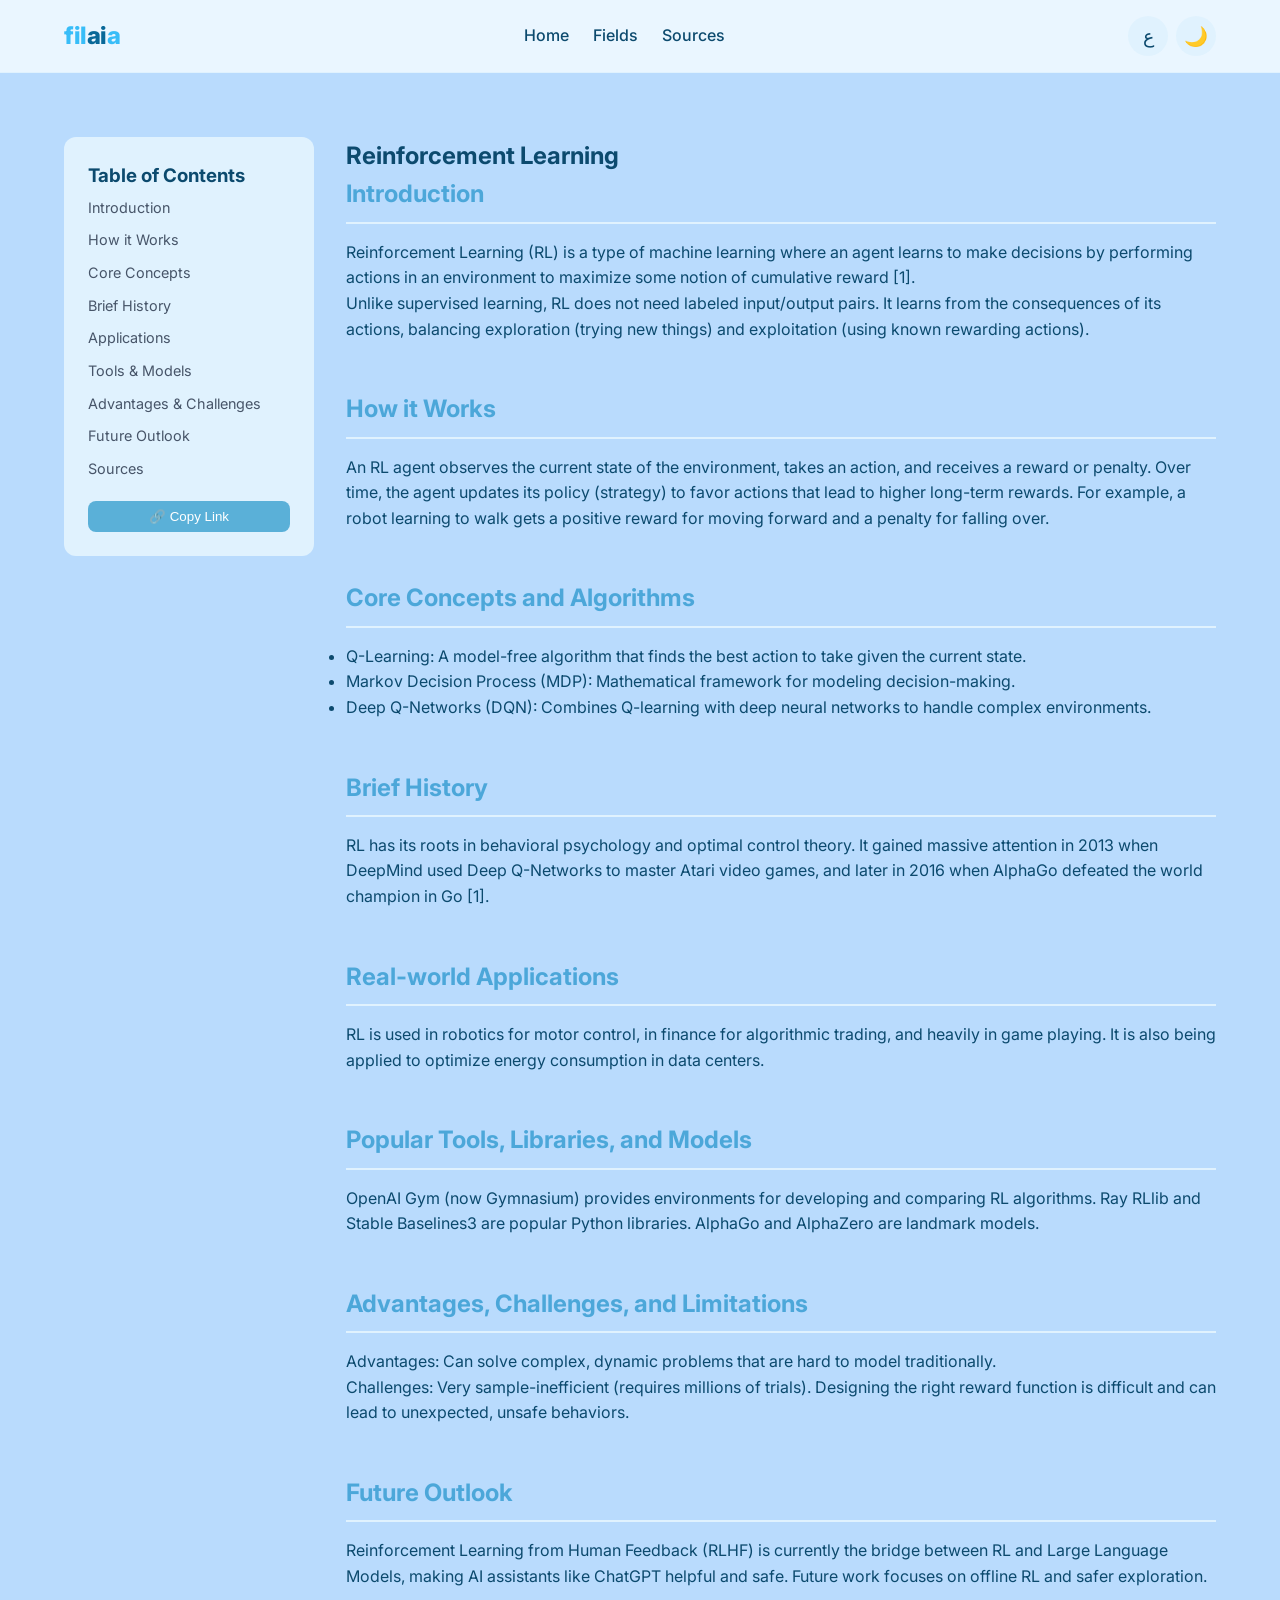
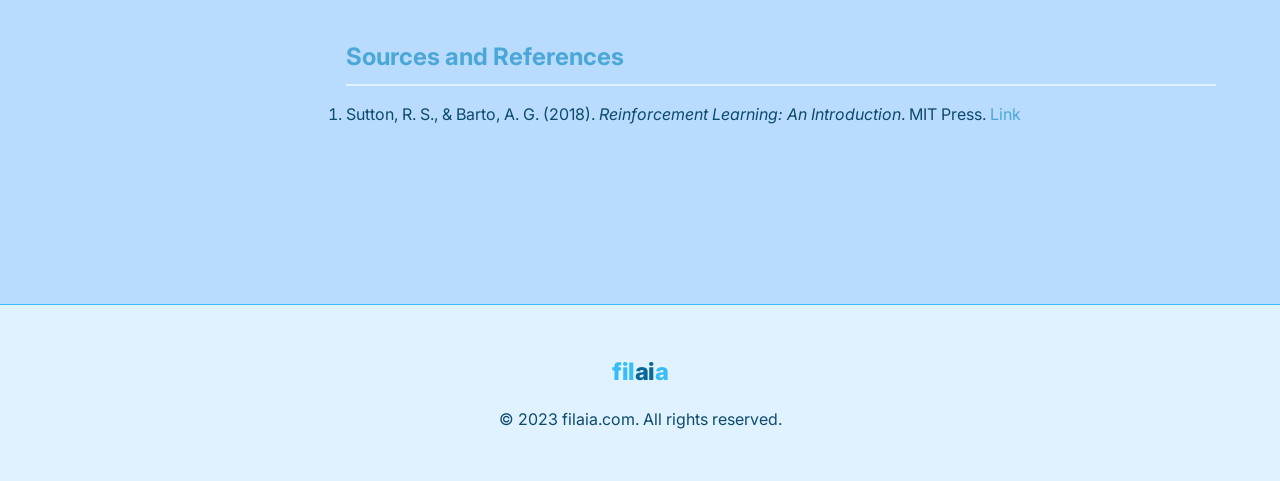
<file: reinforcement-learning.html>
<!DOCTYPE html>
<html lang="en" dir="ltr" data-theme="light">

<head>
    <meta charset="UTF-8">
    <meta name="viewport" content="width=device-width, initial-scale=1.0">
    <title>Reinforcement Learning | filaia</title>
    <meta name="description"
        content="Understand Reinforcement Learning, where AI agents learn by trial and error using rewards and penalties.">
    <script type="application/ld+json">
  { "@context": "https://schema.org", "@type": "Article", "headline": "Reinforcement Learning", "author": { "@type": "Organization", "name": "filaia" } }
  </script>
    <link rel="preconnect" href="https://fonts.googleapis.com">
    <link href="https://fonts.googleapis.com/css2?family=Cairo:wght@400;700&family=Inter:wght@400;500;700&display=swap"
        rel="stylesheet">
    <link rel="icon" type="image/svg+xml" href="assets/favicon.svg">
    <link rel="stylesheet" href="css/style.css">
</head>

<body>
    <div id="progress-bar" class="progress-bar"></div>
    <header class="header">
        <div class="nav-container">
            <a href="index.html" class="logo"><span class="fil">fil</span><span class="ai">ai</span><span
                    class="a">a</span></a>
            <nav class="nav-links">
                <a href="index.html" data-en="Home" data-ar="الرئيسية">Home</a>
                <a href="index.html#fields" data-en="Fields" data-ar="المجالات">Fields</a>
                <a href="index.html#sources" data-en="Sources" data-ar="المصادر">Sources</a>
            </nav>
            <div class="controls">
                <button id="lang-toggle" class="btn-icon">ع</button>
                <button id="theme-toggle" class="btn-icon">🌙</button>
            </div>
        </div>
    </header>

    <div class="container field-layout">
        <aside class="toc">
            <h3 data-en="Table of Contents" data-ar="محتويات الصفحة">Table of Contents</h3>
            <ul>
                <li><a href="#introduction" data-en="Introduction" data-ar="مقدمة">Introduction</a></li>
                <li><a href="#how-it-works" data-en="How it Works" data-ar="كيف يعمل">How it Works</a></li>
                <li><a href="#concepts" data-en="Core Concepts" data-ar="المفاهيم الأساسية">Core Concepts</a></li>
                <li><a href="#history" data-en="Brief History" data-ar="نبذة تاريخية">Brief History</a></li>
                <li><a href="#applications" data-en="Applications" data-ar="التطبيقات">Applications</a></li>
                <li><a href="#tools" data-en="Tools & Models" data-ar="الأدوات والنماذج">Tools & Models</a></li>
                <li><a href="#pros-cons" data-en="Advantages & Challenges" data-ar="المزايا والتحديات">Advantages &
                        Challenges</a></li>
                <li><a href="#future" data-en="Future Outlook" data-ar="النظرة المستقبلية">Future Outlook</a></li>
                <li><a href="#sources" data-en="Sources" data-ar="المصادر">Sources</a></li>
            </ul>
            <button id="copy-link"
                style="margin-top:1rem; background:var(--deep-blue); color:white; border:none; padding:0.5rem; width:100%; border-radius:8px; cursor:pointer;">🔗
                Copy Link</button>
        </aside>

        <article class="field-content">
            <h1 data-en="Reinforcement Learning" data-ar="التعلم المعزز">Reinforcement Learning</h1>

            <section id="introduction" class="fade-in">
                <h2 data-en="Introduction" data-ar="مقدمة">Introduction</h2>
                <p data-en="Reinforcement Learning (RL) is a type of machine learning where an agent learns to make decisions by performing actions in an environment to maximize some notion of cumulative reward [1]."
                    data-ar="التعلم المعزز (RL) هو نوع من تعلم الآلة يتعلم فيه الوكيل (Agent) اتخاذ القرارات من خلال أداء أفعال في بيئة معينة لزيادة المكافأة التراكمية إلى أقصى حد [1].">
                    Reinforcement Learning (RL) is a type of machine learning where an agent learns to make decisions by
                    performing actions in an environment to maximize some notion of cumulative reward [1].</p>
                <p data-en="Unlike supervised learning, RL does not need labeled input/output pairs. It learns from the consequences of its actions, balancing exploration (trying new things) and exploitation (using known rewarding actions)."
                    data-ar="على عكس التعلم الخاضع للإشراف، لا يحتاج التعلم المعزز إلى بيانات مصنفة مسبقاً. بل يتعلم من عواقب أفعاله، موازناً بين الاستكشاف (تجربة أشياء جديدة) والاستغلال (استخدام الأفعال المعروفة بالمكافآت).">
                    Unlike supervised learning, RL does not need labeled input/output pairs. It learns from the
                    consequences of its actions, balancing exploration (trying new things) and exploitation (using known
                    rewarding actions).</p>
            </section>

            <section id="how-it-works" class="fade-in">
                <h2 data-en="How it Works" data-ar="كيف يعمل">How it Works</h2>
                <p data-en="An RL agent observes the current state of the environment, takes an action, and receives a reward or penalty. Over time, the agent updates its policy (strategy) to favor actions that lead to higher long-term rewards. For example, a robot learning to walk gets a positive reward for moving forward and a penalty for falling over."
                    data-ar="يلاحظ وكيل التعلم المعزز الحالة الحالية للبيئة، ويتخذ إجراءً، ثم يتلقى مكافأة أو عقوبة. بمرور الوقت، يحدث الوكيل سياسته (استراتيجيته) لصالح الإجراءات التي تؤدي إلى مكافآت طويلة الأجل. على سبيل المثال، يحصل روبوت يتعلم المشي على مكافأة إيجابية للحركة للأمام وعقوبة عند السقوط.">
                    An RL agent observes the current state of the environment, takes an action, and receives a reward or
                    penalty. Over time, the agent updates its policy (strategy) to favor actions that lead to higher
                    long-term rewards. For example, a robot learning to walk gets a positive reward for moving forward
                    and a penalty for falling over.</p>
            </section>

            <section id="concepts" class="fade-in">
                <h2 data-en="Core Concepts and Algorithms" data-ar="المفاهيم والخوارزميات الأساسية">Core Concepts and
                    Algorithms</h2>
                <ul>
                    <li data-en="Q-Learning: A model-free algorithm that finds the best action to take given the current state."
                        data-ar="التعلم بأسلوب Q (Q-Learning): خوارزمية لا تعتمد على نموذج وتجد أفضل إجراء لاتخاذه بناءً على الحالة الحالية.">
                        Q-Learning: A model-free algorithm that finds the best action to take given the current state.
                    </li>
                    <li data-en="Markov Decision Process (MDP): Mathematical framework for modeling decision-making."
                        data-ar="عملية ماركوف للقرار (MDP): إطار رياضي لنمذجة عملية اتخاذ القرار.">Markov Decision
                        Process (MDP): Mathematical framework for modeling decision-making.</li>
                    <li data-en="Deep Q-Networks (DQN): Combines Q-learning with deep neural networks to handle complex environments."
                        data-ar="شبكات Q العميقة (DQN): تجمع بين تعلم Q والشبكات العصبية العميقة للتعامل مع البيئات المعقدة.">
                        Deep Q-Networks (DQN): Combines Q-learning with deep neural networks to handle complex
                        environments.</li>
                </ul>
            </section>

            <section id="history" class="fade-in">
                <h2 data-en="Brief History" data-ar="نبذة تاريخية">Brief History</h2>
                <p data-en="RL has its roots in behavioral psychology and optimal control theory. It gained massive attention in 2013 when DeepMind used Deep Q-Networks to master Atari video games, and later in 2016 when AlphaGo defeated the world champion in Go [1]."
                    data-ar="يعود أساس التعلم المعزز إلى علم النفس السلوكي ونظرية التحكم الأمثل. حظي باهتمام كبير في عام 2013 عندما استخدمت DeepMind شبكات Q العميقة لإتقان ألعاب Atari، ولاحقاً في عام 2016 عندما هزم AlphaGo بطل العالم في لعبة Go [1].">
                    RL has its roots in behavioral psychology and optimal control theory. It gained massive attention in
                    2013 when DeepMind used Deep Q-Networks to master Atari video games, and later in 2016 when AlphaGo
                    defeated the world champion in Go [1].</p>
            </section>

            <section id="applications" class="fade-in">
                <h2 data-en="Real-world Applications" data-ar="التطبيقات الواقعية">Real-world Applications</h2>
                <p data-en="RL is used in robotics for motor control, in finance for algorithmic trading, and heavily in game playing. It is also being applied to optimize energy consumption in data centers."
                    data-ar="يُستخدم التعلم المعزز في الروبوتات للتحكم في الحركة، وفي التمويل للتداول الخوارزمي، وبشكل كبير في الألعاب. كما يُطبق لتحسين استهلاك الطاقة في مراكز البيانات.">
                    RL is used in robotics for motor control, in finance for algorithmic trading, and heavily in game
                    playing. It is also being applied to optimize energy consumption in data centers.</p>
            </section>

            <section id="tools" class="fade-in">
                <h2 data-en="Popular Tools, Libraries, and Models" data-ar="الأدوات والمكتبات والنماذج الشائعة">Popular
                    Tools, Libraries, and Models</h2>
                <p data-en="OpenAI Gym (now Gymnasium) provides environments for developing and comparing RL algorithms. Ray RLlib and Stable Baselines3 are popular Python libraries. AlphaGo and AlphaZero are landmark models."
                    data-ar="توفر OpenAI Gym (المعروفة الآن بـ Gymnasium) بيئات لتطوير ومقارنة خوارزميات التعلم المعزز. Ray RLlib و Stable Baselines3 هي مكتبات بايثون شائعة. AlphaGo و AlphaZero هي نماذج تاريخية بارزة.">
                    OpenAI Gym (now Gymnasium) provides environments for developing and comparing RL algorithms. Ray
                    RLlib and Stable Baselines3 are popular Python libraries. AlphaGo and AlphaZero are landmark models.
                </p>
            </section>

            <section id="pros-cons" class="fade-in">
                <h2 data-en="Advantages, Challenges, and Limitations" data-ar="المزايا والتحديات والقيود">Advantages,
                    Challenges, and Limitations</h2>
                <p data-en="Advantages: Can solve complex, dynamic problems that are hard to model traditionally."
                    data-ar="المزايا: يمكنه حل المشكلات المعقدة والديناميكية التي يصعب نمذجتها بالطرق التقليدية.">
                    Advantages: Can solve complex, dynamic problems that are hard to model traditionally.</p>
                <p data-en="Challenges: Very sample-inefficient (requires millions of trials). Designing the right reward function is difficult and can lead to unexpected, unsafe behaviors."
                    data-ar="التحديات: غير كفؤ في استخدام العينات (يتطلب ملايين المحاولات). تصميم دالة المكافأة المناسبة أمر صعب وقد يؤدي إلى سلوكيات غير متوقعة وغير آمنة.">
                    Challenges: Very sample-inefficient (requires millions of trials). Designing the right reward
                    function is difficult and can lead to unexpected, unsafe behaviors.</p>
            </section>

            <section id="future" class="fade-in">
                <h2 data-en="Future Outlook" data-ar="النظرة المستقبلية">Future Outlook</h2>
                <p data-en="Reinforcement Learning from Human Feedback (RLHF) is currently the bridge between RL and Large Language Models, making AI assistants like ChatGPT helpful and safe. Future work focuses on offline RL and safer exploration."
                    data-ar="التعلم المعزز من الملاحظات البشرية (RLHF) هو حالياً الجسر بين التعلم المعزز والنماذج اللغوية الكبيرة، مما يجعل مساعدي الذكاء الاصطناعي مثل ChatGPT مفيدين وآمنين. يركز العمل المستقبلي على التعلم المعزز دون اتصال (offline RL) والاستكشاف الأكثر أماناً.">
                    Reinforcement Learning from Human Feedback (RLHF) is currently the bridge between RL and Large
                    Language Models, making AI assistants like ChatGPT helpful and safe. Future work focuses on offline
                    RL and safer exploration.</p>
            </section>

            <section id="sources" class="fade-in">
                <h2 data-en="Sources and References" data-ar="المصادر والمراجع">Sources and References</h2>
                <ol>
                    <li data-en="Sutton, R. S., & Barto, A. G. (2018). <em>Reinforcement Learning: An Introduction</em>. MIT Press. <a href='http://incompleteideas.net/book/the-book.html' target='_blank'>Link</a>"
                        data-ar="سوتون، ر. س.، وبارتو، أ. ج. (2018). <em>التعلم المعزز: مقدمة</em>. مطبعة معهد ماساتشوستس للتكنولوجيا. <a href='http://incompleteideas.net/book/the-book.html' target='_blank'>الرابط</a>">
                        Sutton, R. S., & Barto, A. G. (2018). <em>Reinforcement Learning: An Introduction</em>. MIT
                        Press. <a href="http://incompleteideas.net/book/the-book.html" target="_blank">Link</a></li>
                </ol>
            </section>
        </article>
    </div>

    <footer class="footer">
        <div class="footer-container">
            <a href="index.html" class="logo"><span class="fil">fil</span><span class="ai">ai</span><span
                    class="a">a</span></a>
            <p>&copy; 2023 filaia.com. All rights reserved.</p>
        </div>
    </footer>
    <script src="js/script.js"></script>
</body>

</html>
</file>
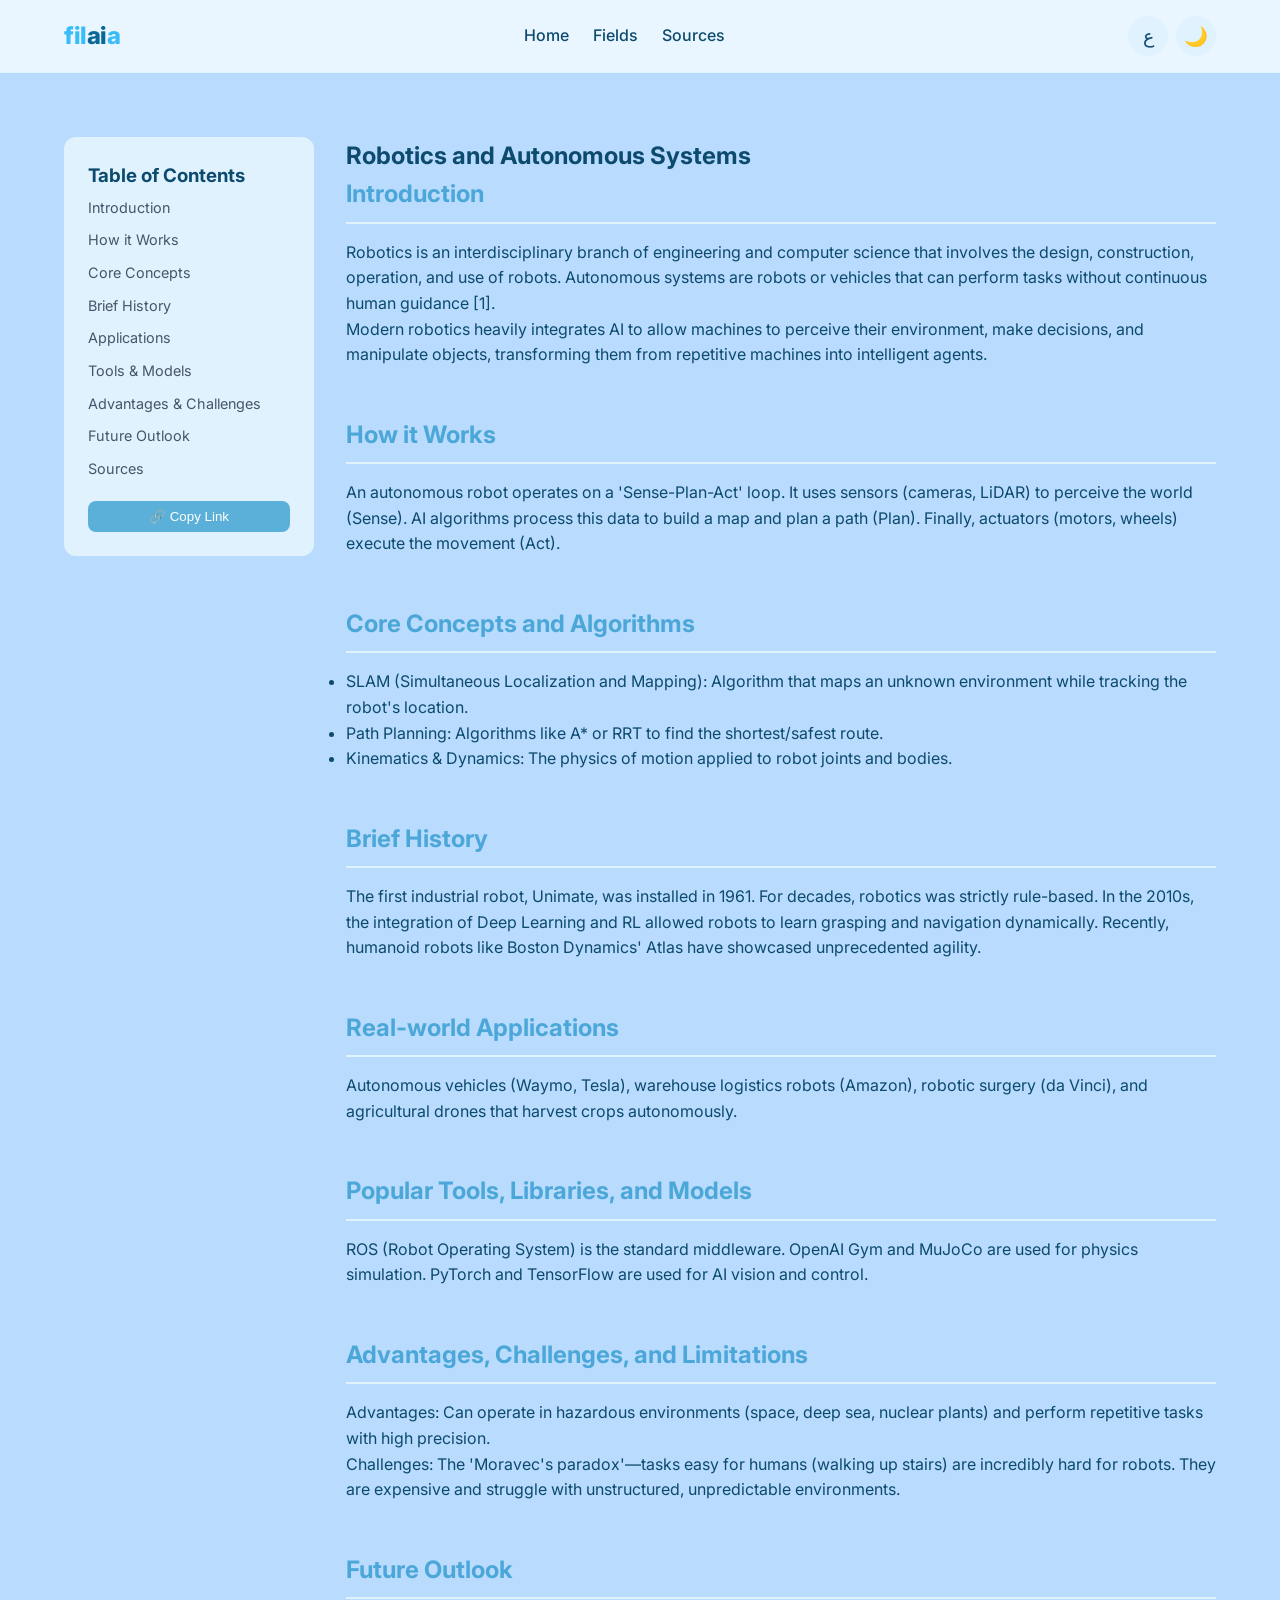
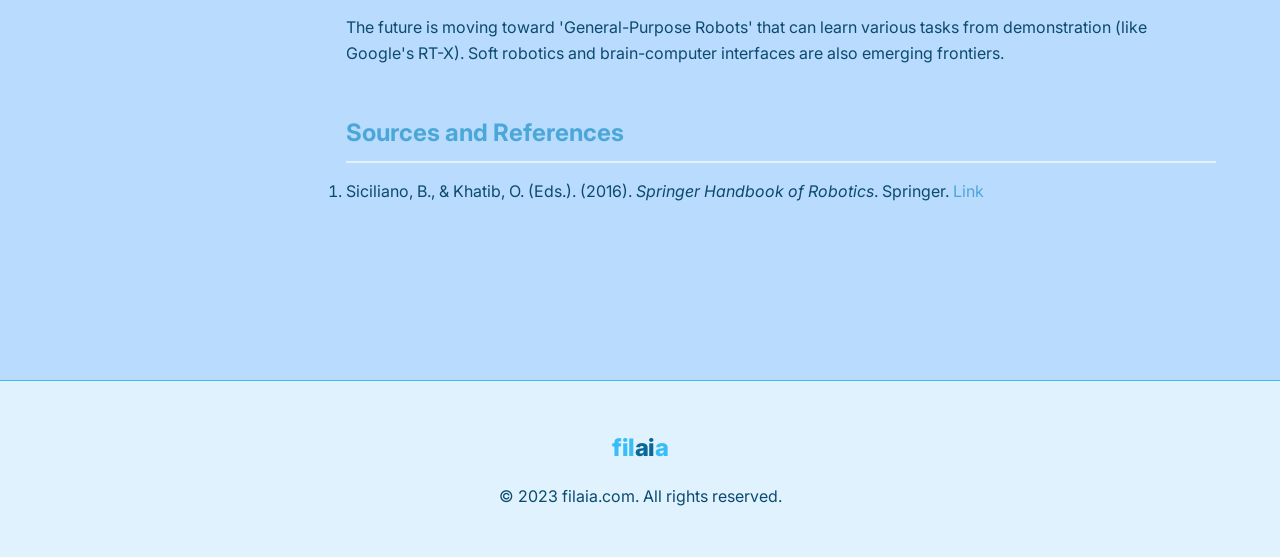
<file: robotics.html>
<!DOCTYPE html>
<html lang="en" dir="ltr" data-theme="light">

<head>
    <meta charset="UTF-8">
    <meta name="viewport" content="width=device-width, initial-scale=1.0">
    <title>Robotics and Autonomous Systems | filaia</title>
    <meta name="description"
        content="Explore AI in Robotics and Autonomous Systems, from industrial arms to self-driving cars.">
    <script type="application/ld+json">
  { "@context": "https://schema.org", "@type": "Article", "headline": "Robotics", "author": { "@type": "Organization", "name": "filaia" } }
  </script>
    <link rel="preconnect" href="https://fonts.googleapis.com">
    <link href="https://fonts.googleapis.com/css2?family=Cairo:wght@400;700&family=Inter:wght@400;500;700&display=swap"
        rel="stylesheet">
    <link rel="icon" type="image/svg+xml" href="assets/favicon.svg">
    <link rel="stylesheet" href="css/style.css">
</head>

<body>
    <div id="progress-bar" class="progress-bar"></div>
    <header class="header">
        <div class="nav-container">
            <a href="index.html" class="logo"><span class="fil">fil</span><span class="ai">ai</span><span
                    class="a">a</span></a>
            <nav class="nav-links">
                <a href="index.html" data-en="Home" data-ar="الرئيسية">Home</a>
                <a href="index.html#fields" data-en="Fields" data-ar="المجالات">Fields</a>
                <a href="index.html#sources" data-en="Sources" data-ar="المصادر">Sources</a>
            </nav>
            <div class="controls">
                <button id="lang-toggle" class="btn-icon">ع</button>
                <button id="theme-toggle" class="btn-icon">🌙</button>
            </div>
        </div>
    </header>

    <div class="container field-layout">
        <aside class="toc">
            <h3 data-en="Table of Contents" data-ar="محتويات الصفحة">Table of Contents</h3>
            <ul>
                <li><a href="#introduction" data-en="Introduction" data-ar="مقدمة">Introduction</a></li>
                <li><a href="#how-it-works" data-en="How it Works" data-ar="كيف يعمل">How it Works</a></li>
                <li><a href="#concepts" data-en="Core Concepts" data-ar="المفاهيم الأساسية">Core Concepts</a></li>
                <li><a href="#history" data-en="Brief History" data-ar="نبذة تاريخية">Brief History</a></li>
                <li><a href="#applications" data-en="Applications" data-ar="التطبيقات">Applications</a></li>
                <li><a href="#tools" data-en="Tools & Models" data-ar="الأدوات والنماذج">Tools & Models</a></li>
                <li><a href="#pros-cons" data-en="Advantages & Challenges" data-ar="المزايا والتحديات">Advantages &
                        Challenges</a></li>
                <li><a href="#future" data-en="Future Outlook" data-ar="النظرة المستقبلية">Future Outlook</a></li>
                <li><a href="#sources" data-en="Sources" data-ar="المصادر">Sources</a></li>
            </ul>
            <button id="copy-link"
                style="margin-top:1rem; background:var(--deep-blue); color:white; border:none; padding:0.5rem; width:100%; border-radius:8px; cursor:pointer;">🔗
                Copy Link</button>
        </aside>

        <article class="field-content">
            <h1 data-en="Robotics and Autonomous Systems" data-ar="الروبوتات والأنظمة المستقلة">Robotics and Autonomous
                Systems</h1>

            <section id="introduction" class="fade-in">
                <h2 data-en="Introduction" data-ar="مقدمة">Introduction</h2>
                <p data-en="Robotics is an interdisciplinary branch of engineering and computer science that involves the design, construction, operation, and use of robots. Autonomous systems are robots or vehicles that can perform tasks without continuous human guidance [1]."
                    data-ar="الروبوتات هي فرع متعدد التخصصات من الهندسة وعلوم الحاسوب يتضمن تصميم وبناء وتشغيل واستخدام الروبوتات. الأنظمة المستقلة هي روبوتات أو مركبات يمكنها أداء مهام دون إرشاد بشري مستمر [1].">
                    Robotics is an interdisciplinary branch of engineering and computer science that involves the
                    design, construction, operation, and use of robots. Autonomous systems are robots or vehicles that
                    can perform tasks without continuous human guidance [1].</p>
                <p data-en="Modern robotics heavily integrates AI to allow machines to perceive their environment, make decisions, and manipulate objects, transforming them from repetitive machines into intelligent agents."
                    data-ar="تدمج الروبوتات الحديثة الذكاء الاصطناعي بشكل كبير للسماح للآلات بإدراك بيئتها واتخاذ القرارات ومعالجة الأشياء، مما ينقلها من آلات مكررة إلى وكلاء أذكياء.">
                    Modern robotics heavily integrates AI to allow machines to perceive their environment, make
                    decisions, and manipulate objects, transforming them from repetitive machines into intelligent
                    agents.</p>
            </section>

            <section id="how-it-works" class="fade-in">
                <h2 data-en="How it Works" data-ar="كيف يعمل">How it Works</h2>
                <p data-en="An autonomous robot operates on a 'Sense-Plan-Act' loop. It uses sensors (cameras, LiDAR) to perceive the world (Sense). AI algorithms process this data to build a map and plan a path (Plan). Finally, actuators (motors, wheels) execute the movement (Act)."
                    data-ar="يعمل الروبوت المستقل عبر حلقة (تحسس - تخطيط - تنفيذ). يستخدم المستشعرات (الكاميرات، الليدار) لإدراك العالم (تحسس). تقوم خوارزميات الذكاء الاصطناعي بمعالجة هذه البيانات لبناء خريطة وتخطيط المسار (تخطيط). أخيراً، تقوم المشغلات (المحركات، العجلات) بتنفيذ الحركة (تنفيذ).">
                    An autonomous robot operates on a 'Sense-Plan-Act' loop. It uses sensors (cameras, LiDAR) to
                    perceive the world (Sense). AI algorithms process this data to build a map and plan a path (Plan).
                    Finally, actuators (motors, wheels) execute the movement (Act).</p>
            </section>

            <section id="concepts" class="fade-in">
                <h2 data-en="Core Concepts and Algorithms" data-ar="المفاهيم والخوارزميات الأساسية">Core Concepts and
                    Algorithms</h2>
                <ul>
                    <li data-en="SLAM (Simultaneous Localization and Mapping): Algorithm that maps an unknown environment while tracking the robot's location."
                        data-ar="SLAM (تحديد المواقع ورسم الخرائط المتزامن): خوارزمية ترسم بيئة غير معروفة وتتبع موقع الروبوت في نفس الوقت.">
                        SLAM (Simultaneous Localization and Mapping): Algorithm that maps an unknown environment while
                        tracking the robot's location.</li>
                    <li data-en="Path Planning: Algorithms like A* or RRT to find the shortest/safest route."
                        data-ar="تخطيط المسار: خوارزميات مثل A* أو RRT لإيجاد أقصر أو أأمن مسار.">Path Planning:
                        Algorithms like A* or RRT to find the shortest/safest route.</li>
                    <li data-en="Kinematics & Dynamics: The physics of motion applied to robot joints and bodies."
                        data-ar="علم الحركة والديناميكا: فيزياء الحركة المطبقة على مفاصل وأجسام الروبوت.">Kinematics &
                        Dynamics: The physics of motion applied to robot joints and bodies.</li>
                </ul>
            </section>

            <section id="history" class="fade-in">
                <h2 data-en="Brief History" data-ar="نبذة تاريخية">Brief History</h2>
                <p data-en="The first industrial robot, Unimate, was installed in 1961. For decades, robotics was strictly rule-based. In the 2010s, the integration of Deep Learning and RL allowed robots to learn grasping and navigation dynamically. Recently, humanoid robots like Boston Dynamics' Atlas have showcased unprecedented agility."
                    data-ar="تم تركيب أول روبوت صناعي، Unimate، في عام 1961. لعقود، كانت الروبوتات تعتمد بشكل صارم على القواعد. في عقد 2010، سمح دمج التعلم العميق والتعلم المعزز للروبوتات بتعلم الإمساك والتنقل ديناميكياً. مؤخراً، أظهرت الروبوتات البشرية مثل Atlas من Boston Dynamics رشاقة غير مسبوقة.">
                    The first industrial robot, Unimate, was installed in 1961. For decades, robotics was strictly
                    rule-based. In the 2010s, the integration of Deep Learning and RL allowed robots to learn grasping
                    and navigation dynamically. Recently, humanoid robots like Boston Dynamics' Atlas have showcased
                    unprecedented agility.</p>
            </section>

            <section id="applications" class="fade-in">
                <h2 data-en="Real-world Applications" data-ar="التطبيقات الواقعية">Real-world Applications</h2>
                <p data-en="Autonomous vehicles (Waymo, Tesla), warehouse logistics robots (Amazon), robotic surgery (da Vinci), and agricultural drones that harvest crops autonomously."
                    data-ar="المركبات ذاتية القيادة (Waymo، Tesla)، روبوتات لوجستات المستودعات (Amazon)، الجراحة الروبوتية (da Vinci)، والطائرات الزراعية المسيرة التي تحصد المحاصيل بشكل مستقل.">
                    Autonomous vehicles (Waymo, Tesla), warehouse logistics robots (Amazon), robotic surgery (da Vinci),
                    and agricultural drones that harvest crops autonomously.</p>
            </section>

            <section id="tools" class="fade-in">
                <h2 data-en="Popular Tools, Libraries, and Models" data-ar="الأدوات والمكتبات والنماذج الشائعة">Popular
                    Tools, Libraries, and Models</h2>
                <p data-en="ROS (Robot Operating System) is the standard middleware. OpenAI Gym and MuJoCo are used for physics simulation. PyTorch and TensorFlow are used for AI vision and control."
                    data-ar="ROS (نظام تشغيل الروبوت) هو البرمجية الوسيطة القياسية. يُستخدم OpenAI Gym و MuJoCo لمحاكاة الفيزياء. يُستخدم PyTorch و TensorFlow للرؤية الذكية والتحكم.">
                    ROS (Robot Operating System) is the standard middleware. OpenAI Gym and MuJoCo are used for physics
                    simulation. PyTorch and TensorFlow are used for AI vision and control.</p>
            </section>

            <section id="pros-cons" class="fade-in">
                <h2 data-en="Advantages, Challenges, and Limitations" data-ar="المزايا والتحديات والقيود">Advantages,
                    Challenges, and Limitations</h2>
                <p data-en="Advantages: Can operate in hazardous environments (space, deep sea, nuclear plants) and perform repetitive tasks with high precision."
                    data-ar="المزايا: يمكنها العمل في بيئات خطرة (الفضاء، أعماق البحار، المحطات النووية) وأداء المهام المتكررة بدقة عالية.">
                    Advantages: Can operate in hazardous environments (space, deep sea, nuclear plants) and perform
                    repetitive tasks with high precision.</p>
                <p data-en="Challenges: The 'Moravec's paradox'—tasks easy for humans (walking up stairs) are incredibly hard for robots. They are expensive and struggle with unstructured, unpredictable environments."
                    data-ar="التحديات: 'مفارقة مورافيك'—المهام السهلة على البشر (مثل صعود الدرج) صعبة للغاية على الروبوتات. كما أنها باهظة الثمن وتواجه صعوبة في البيئات غير المهيكلة وغير المتوقعة.">
                    Challenges: The 'Moravec's paradox'—tasks easy for humans (walking up stairs) are incredibly hard
                    for robots. They are expensive and struggle with unstructured, unpredictable environments.</p>
            </section>

            <section id="future" class="fade-in">
                <h2 data-en="Future Outlook" data-ar="النظرة المستقبلية">Future Outlook</h2>
                <p data-en="The future is moving toward 'General-Purpose Robots' that can learn various tasks from demonstration (like Google's RT-X). Soft robotics and brain-computer interfaces are also emerging frontiers."
                    data-ar="يتجه المستقبل نحو 'الروبوتات ذات الأغراض العامة' التي يمكنها تعلم مهام متنوعة من خلال الملاحظة (مثل RT-X من جوجل). الروبوتات الناعمة وواجهات الدماغ والحاسوب هي أيضاً حدود ناشئة.">
                    The future is moving toward 'General-Purpose Robots' that can learn various tasks from demonstration
                    (like Google's RT-X). Soft robotics and brain-computer interfaces are also emerging frontiers.</p>
            </section>

            <section id="sources" class="fade-in">
                <h2 data-en="Sources and References" data-ar="المصادر والمراجع">Sources and References</h2>
                <ol>
                    <li data-en="Siciliano, B., & Khatib, O. (Eds.). (2016). <em>Springer Handbook of Robotics</em>. Springer. <a href='https://link.springer.com/referencework/10.1007/978-3-319-32552-1' target='_blank'>Link</a>"
                        data-ar="سيسيليانو، ب.، وخاطب، أ. (محرران). (2016). <em>دليل Springer للروبوتات</em>. Springer. <a href='https://link.springer.com/referencework/10.1007/978-3-319-32552-1' target='_blank'>الرابط</a>">
                        Siciliano, B., & Khatib, O. (Eds.). (2016). <em>Springer Handbook of Robotics</em>. Springer. <a
                            href="https://link.springer.com/referencework/10.1007/978-3-319-32552-1"
                            target="_blank">Link</a></li>
                </ol>
            </section>
        </article>
    </div>

    <footer class="footer">
        <div class="footer-container">
            <a href="index.html" class="logo"><span class="fil">fil</span><span class="ai">ai</span><span
                    class="a">a</span></a>
            <p>&copy; 2023 filaia.com. All rights reserved.</p>
        </div>
    </footer>
    <script src="js/script.js"></script>
</body>

</html>
</file>
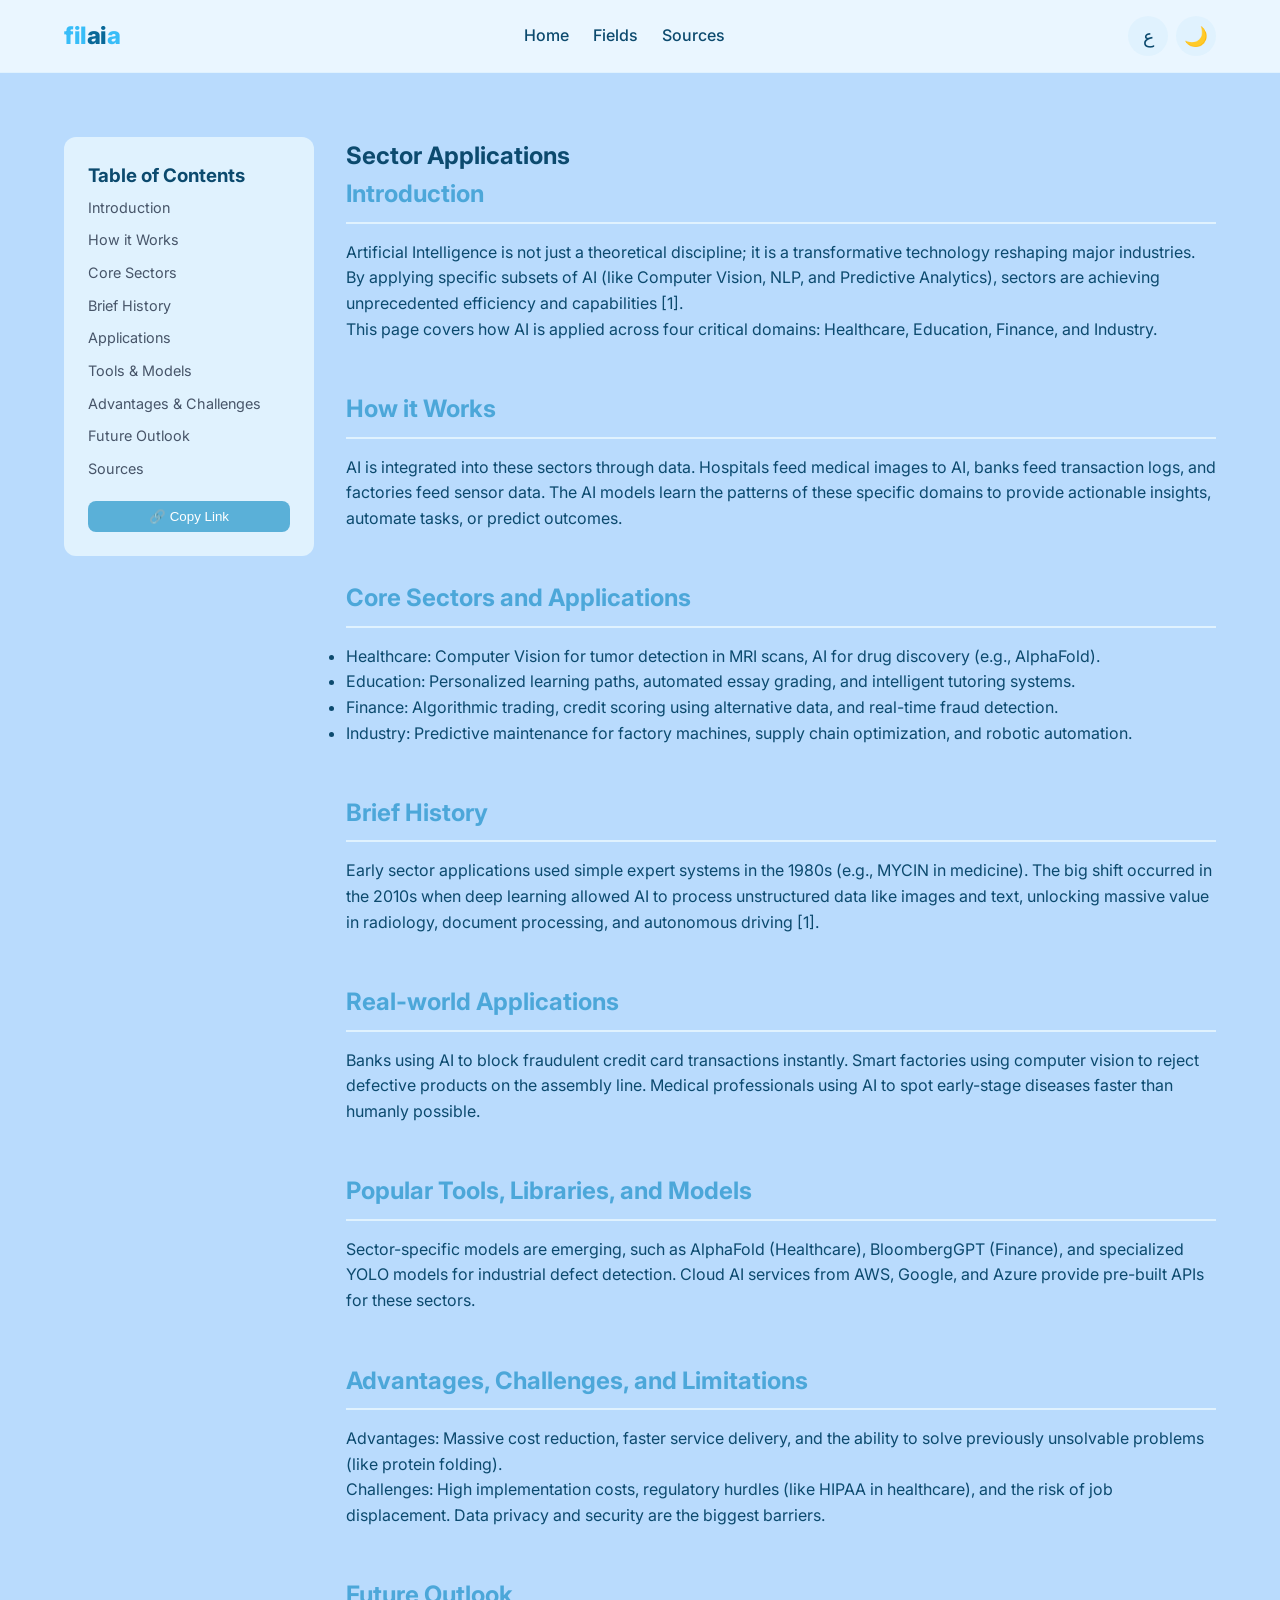
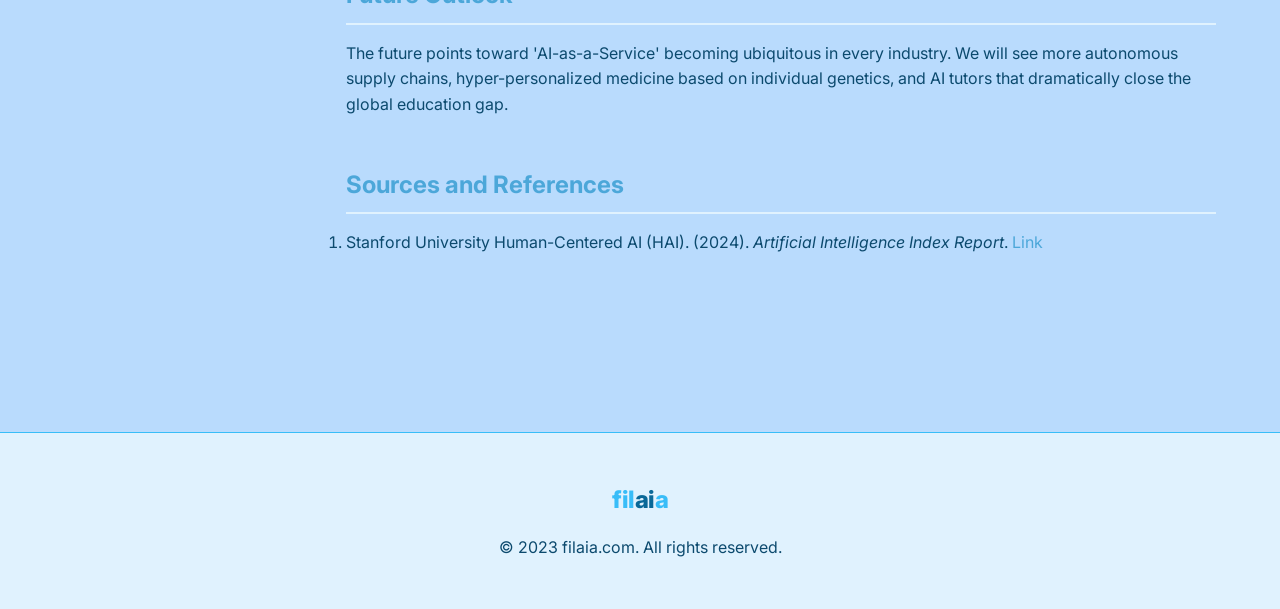
<file: sector-applications.html>
<!DOCTYPE html>
<html lang="en" dir="ltr" data-theme="light">

<head>
    <meta charset="UTF-8">
    <meta name="viewport" content="width=device-width, initial-scale=1.0">
    <title>Sector Applications: Healthcare, Education, Finance, Industry | filaia</title>
    <meta name="description"
        content="How AI is transforming Healthcare, Education, Finance, and Industry with practical applications.">
    <script type="application/ld+json">
  { "@context": "https://schema.org", "@type": "Article", "headline": "AI Sector Applications", "author": { "@type": "Organization", "name": "filaia" } }
  </script>
    <link rel="preconnect" href="https://fonts.googleapis.com">
    <link href="https://fonts.googleapis.com/css2?family=Cairo:wght@400;700&family=Inter:wght@400;500;700&display=swap"
        rel="stylesheet">
    <link rel="icon" type="image/svg+xml" href="assets/favicon.svg">
    <link rel="stylesheet" href="css/style.css">
</head>

<body>
    <div id="progress-bar" class="progress-bar"></div>
    <header class="header">
        <div class="nav-container">
            <a href="index.html" class="logo"><span class="fil">fil</span><span class="ai">ai</span><span
                    class="a">a</span></a>
            <nav class="nav-links">
                <a href="index.html" data-en="Home" data-ar="الرئيسية">Home</a>
                <a href="index.html#fields" data-en="Fields" data-ar="المجالات">Fields</a>
                <a href="index.html#sources" data-en="Sources" data-ar="المصادر">Sources</a>
            </nav>
            <div class="controls">
                <button id="lang-toggle" class="btn-icon">ع</button>
                <button id="theme-toggle" class="btn-icon">🌙</button>
            </div>
        </div>
    </header>

    <div class="container field-layout">
        <aside class="toc">
            <h3 data-en="Table of Contents" data-ar="محتويات الصفحة">Table of Contents</h3>
            <ul>
                <li><a href="#introduction" data-en="Introduction" data-ar="مقدمة">Introduction</a></li>
                <li><a href="#how-it-works" data-en="How it Works" data-ar="كيف يعمل">How it Works</a></li>
                <li><a href="#concepts" data-en="Core Sectors" data-ar="القطاعات الأساسية">Core Sectors</a></li>
                <li><a href="#history" data-en="Brief History" data-ar="نبذة تاريخية">Brief History</a></li>
                <li><a href="#applications" data-en="Applications" data-ar="التطبيقات">Applications</a></li>
                <li><a href="#tools" data-en="Tools & Models" data-ar="الأدوات والنماذج">Tools & Models</a></li>
                <li><a href="#pros-cons" data-en="Advantages & Challenges" data-ar="المزايا والتحديات">Advantages &
                        Challenges</a></li>
                <li><a href="#future" data-en="Future Outlook" data-ar="النظرة المستقبلية">Future Outlook</a></li>
                <li><a href="#sources" data-en="Sources" data-ar="المصادر">Sources</a></li>
            </ul>
            <button id="copy-link"
                style="margin-top:1rem; background:var(--deep-blue); color:white; border:none; padding:0.5rem; width:100%; border-radius:8px; cursor:pointer;">🔗
                Copy Link</button>
        </aside>

        <article class="field-content">
            <h1 data-en="Sector Applications" data-ar="تطبيقات القطاعات">Sector Applications</h1>

            <section id="introduction" class="fade-in">
                <h2 data-en="Introduction" data-ar="مقدمة">Introduction</h2>
                <p data-en="Artificial Intelligence is not just a theoretical discipline; it is a transformative technology reshaping major industries. By applying specific subsets of AI (like Computer Vision, NLP, and Predictive Analytics), sectors are achieving unprecedented efficiency and capabilities [1]."
                    data-ar="الذكاء الاصطناعي ليس مجال نظري فقط؛ بل هو تقنية محولة تعيد تشكيل الصناعات الكبرى. من خلال تطبيق فروع محددة من الذكاء الاصطناعي (مثل الرؤية الحاسوبية، معالجة اللغات الطبيعية، والتحليلات التنبؤية)، تحقق القطاعات كفاءة وقدرات غير مسبوقة [1].">
                    Artificial Intelligence is not just a theoretical discipline; it is a transformative technology
                    reshaping major industries. By applying specific subsets of AI (like Computer Vision, NLP, and
                    Predictive Analytics), sectors are achieving unprecedented efficiency and capabilities [1].</p>
                <p data-en="This page covers how AI is applied across four critical domains: Healthcare, Education, Finance, and Industry."
                    data-ar="تغطي هذه الصفحة كيفية تطبيق الذكاء الاصطناعي عبر أربعة مجالات حاسمة: الرعاية الصحية، التعليم، التمويل، والصناعة.">
                    This page covers how AI is applied across four critical domains: Healthcare, Education, Finance, and
                    Industry.</p>
            </section>

            <section id="how-it-works" class="fade-in">
                <h2 data-en="How it Works" data-ar="كيف يعمل">How it Works</h2>
                <p data-en="AI is integrated into these sectors through data. Hospitals feed medical images to AI, banks feed transaction logs, and factories feed sensor data. The AI models learn the patterns of these specific domains to provide actionable insights, automate tasks, or predict outcomes."
                    data-ar="يتم دمج الذكاء الاصطناعي في هذه القطاعات من خلال البيانات. المستشفيات تغذي الذكاء الاصطناعي بالصور الطبية، البنوك تسجل سجلات المعاملات، والمصانع توفر بيانات المستشعرات. تتعلم نماذج الذكاء الاصطناعي أنماط هذه المجالات المحددة لتقديم رؤى قابلة للتنفيذ، أو أتمتة المهام، أو التنبؤ بالنتائج.">
                    AI is integrated into these sectors through data. Hospitals feed medical images to AI, banks feed
                    transaction logs, and factories feed sensor data. The AI models learn the patterns of these specific
                    domains to provide actionable insights, automate tasks, or predict outcomes.</p>
            </section>

            <section id="concepts" class="fade-in">
                <h2 data-en="Core Sectors and Applications" data-ar="القطاعات والتطبيقات الأساسية">Core Sectors and
                    Applications</h2>
                <ul>
                    <li data-en="Healthcare: Computer Vision for tumor detection in MRI scans, AI for drug discovery (e.g., AlphaFold)."
                        data-ar="الرعاية الصحية: الرؤية الحاسوبية لاكتشاف الأورار في صور الرنين المغناطيسي، الذكاء الاصطناعي لاكتشاف الأدوية (مثل AlphaFold).">
                        Healthcare: Computer Vision for tumor detection in MRI scans, AI for drug discovery (e.g.,
                        AlphaFold).</li>
                    <li data-en="Education: Personalized learning paths, automated essay grading, and intelligent tutoring systems."
                        data-ar="التعليم: مسارات التعلم المخصصة، التصحيح الآلي للمقالات، وأنظمة التدريس الذكية.">
                        Education: Personalized learning paths, automated essay grading, and intelligent tutoring
                        systems.</li>
                    <li data-en="Finance: Algorithmic trading, credit scoring using alternative data, and real-time fraud detection."
                        data-ar="التمويل: التداول الخوارزمي، تقييم الائتمان باستخدام بيانات بديلة، واكتشاف الاحتيال في الوقت الفعلي.">
                        Finance: Algorithmic trading, credit scoring using alternative data, and real-time fraud
                        detection.</li>
                    <li data-en="Industry: Predictive maintenance for factory machines, supply chain optimization, and robotic automation."
                        data-ar="الصناعة: الصيانة التنبؤية لآلات المصانع، تحسين سلسلة التوريد، والأتمتة الروبوتية.">
                        Industry: Predictive maintenance for factory machines, supply chain optimization, and robotic
                        automation.</li>
                </ul>
            </section>

            <section id="history" class="fade-in">
                <h2 data-en="Brief History" data-ar="نبذة تاريخية">Brief History</h2>
                <p data-en="Early sector applications used simple expert systems in the 1980s (e.g., MYCIN in medicine). The big shift occurred in the 2010s when deep learning allowed AI to process unstructured data like images and text, unlocking massive value in radiology, document processing, and autonomous driving [1]."
                    data-ar="استخدمت التطبيقات القطاعية المبكرة أنظمة خبيرة بسيطة في الثمانينيات (مثل MYCIN في الطب). حدث التحول الكبير في عقد 2010 عندما سمح التعلم العميق للذكاء الاصطناعي بمعالجة البيانات غير المهيكلة مثل الصور والنصوص، مما أطلق قيمة هائلة في الأشعة ومعالجة المستندات والقيادة الذاتية [1].">
                    Early sector applications used simple expert systems in the 1980s (e.g., MYCIN in medicine). The big
                    shift occurred in the 2010s when deep learning allowed AI to process unstructured data like images
                    and text, unlocking massive value in radiology, document processing, and autonomous driving [1].</p>
            </section>

            <section id="applications" class="fade-in">
                <h2 data-en="Real-world Applications" data-ar="التطبيقات الواقعية">Real-world Applications</h2>
                <p data-en="Banks using AI to block fraudulent credit card transactions instantly. Smart factories using computer vision to reject defective products on the assembly line. Medical professionals using AI to spot early-stage diseases faster than humanly possible."
                    data-ar="البنوك التي تستخدم الذكاء الاصطناعي لحظر معاملات الاحتيال على بطاقات الائتمان فوراً. المصانع الذكية التي تستخدم الرؤية الحاسوبية لرفض المنتجات المعيبة في خط التجميع. المتخصصون الطبيون الذين يستخدمون الذكاء الاصطناعي للكشف عن الأمراض المبكرة بشكل أسرع من الممكن بشرياً.">
                    Banks using AI to block fraudulent credit card transactions instantly. Smart factories using
                    computer vision to reject defective products on the assembly line. Medical professionals using AI to
                    spot early-stage diseases faster than humanly possible.</p>
            </section>

            <section id="tools" class="fade-in">
                <h2 data-en="Popular Tools, Libraries, and Models" data-ar="الأدوات والمكتبات والنماذج الشائعة">Popular
                    Tools, Libraries, and Models</h2>
                <p data-en="Sector-specific models are emerging, such as AlphaFold (Healthcare), BloombergGPT (Finance), and specialized YOLO models for industrial defect detection. Cloud AI services from AWS, Google, and Azure provide pre-built APIs for these sectors."
                    data-ar="تظهر نماذج خاصة بكل قطاع، مثل AlphaFold (الرعاية الصحية)، BloombergGPT (التمويل)، ونماذج YOLO المتخصصة لاكتشاف العيوب الصناعية. توفر خدمات الذكاء الاصطناعي السحابية من AWS و Google و Azure واجهات برمجة تطبيقات جاهزة لهذه القطاعات.">
                    Sector-specific models are emerging, such as AlphaFold (Healthcare), BloombergGPT (Finance), and
                    specialized YOLO models for industrial defect detection. Cloud AI services from AWS, Google, and
                    Azure provide pre-built APIs for these sectors.</p>
            </section>

            <section id="pros-cons" class="fade-in">
                <h2 data-en="Advantages, Challenges, and Limitations" data-ar="المزايا والتحديات والقيود">Advantages,
                    Challenges, and Limitations</h2>
                <p data-en="Advantages: Massive cost reduction, faster service delivery, and the ability to solve previously unsolvable problems (like protein folding)."
                    data-ar="المزايا: خفض التكاليف الهائل، وتسريع تقديم الخدمات، والقدرة على حل مشكلات لم تكن قابلة للحل من قبل (مثل طي البروتين).">
                    Advantages: Massive cost reduction, faster service delivery, and the ability to solve previously
                    unsolvable problems (like protein folding).</p>
                <p data-en="Challenges: High implementation costs, regulatory hurdles (like HIPAA in healthcare), and the risk of job displacement. Data privacy and security are the biggest barriers."
                    data-ar="التحديات: تكاليف التنفيذ العالية، العقبات التنظيمية (مثل HIPAA في الرعاية الصحية)، وخطر فقدان الوظائف. خصوصية البيانات وأمنها هما أكبر العوائق.">
                    Challenges: High implementation costs, regulatory hurdles (like HIPAA in healthcare), and the risk
                    of job displacement. Data privacy and security are the biggest barriers.</p>
            </section>

            <section id="future" class="fade-in">
                <h2 data-en="Future Outlook" data-ar="النظرة المستقبلية">Future Outlook</h2>
                <p data-en="The future points toward 'AI-as-a-Service' becoming ubiquitous in every industry. We will see more autonomous supply chains, hyper-personalized medicine based on individual genetics, and AI tutors that dramatically close the global education gap."
                    data-ar="يشير المستقبل إلى أن 'الذكاء الاصطناعي كخدمة' سيصبح منتشراً في كل صناعة. سنرى سلاسل توريد أكثر استقلالية، وطباً مخصصاً للغاية بناءً على علم الوراثة الفردي، ومدرسي ذكاء اصطناعي يقلصون الفجوة التعليمية العالمية بشكل كبير.">
                    The future points toward 'AI-as-a-Service' becoming ubiquitous in every industry. We will see more
                    autonomous supply chains, hyper-personalized medicine based on individual genetics, and AI tutors
                    that dramatically close the global education gap.</p>
            </section>

            <section id="sources" class="fade-in">
                <h2 data-en="Sources and References" data-ar="المصادر والمراجع">Sources and References</h2>
                <ol>
                    <li data-en="Stanford University Human-Centered AI (HAI). (2024). <em>Artificial Intelligence Index Report</em>. <a href='https://aiindex.stanford.edu/report/' target='_blank'>Link</a>"
                        data-ar="جامعة ستانفورد - الذكاء الاصطناعي المتمحور حول الإنسان. (2024). <em>تقرير مؤشر الذكاء الاصطناعي</em>. <a href='https://aiindex.stanford.edu/report/' target='_blank'>الرابط</a>">
                        Stanford University Human-Centered AI (HAI). (2024). <em>Artificial Intelligence Index
                            Report</em>. <a href="https://aiindex.stanford.edu/report/" target="_blank">Link</a></li>
                </ol>
            </section>
        </article>
    </div>

    <footer class="footer">
        <div class="footer-container">
            <a href="index.html" class="logo"><span class="fil">fil</span><span class="ai">ai</span><span
                    class="a">a</span></a>
            <p>&copy; 2023 filaia.com. All rights reserved.</p>
        </div>
    </footer>
    <script src="js/script.js"></script>
</body>

</html>
</file>
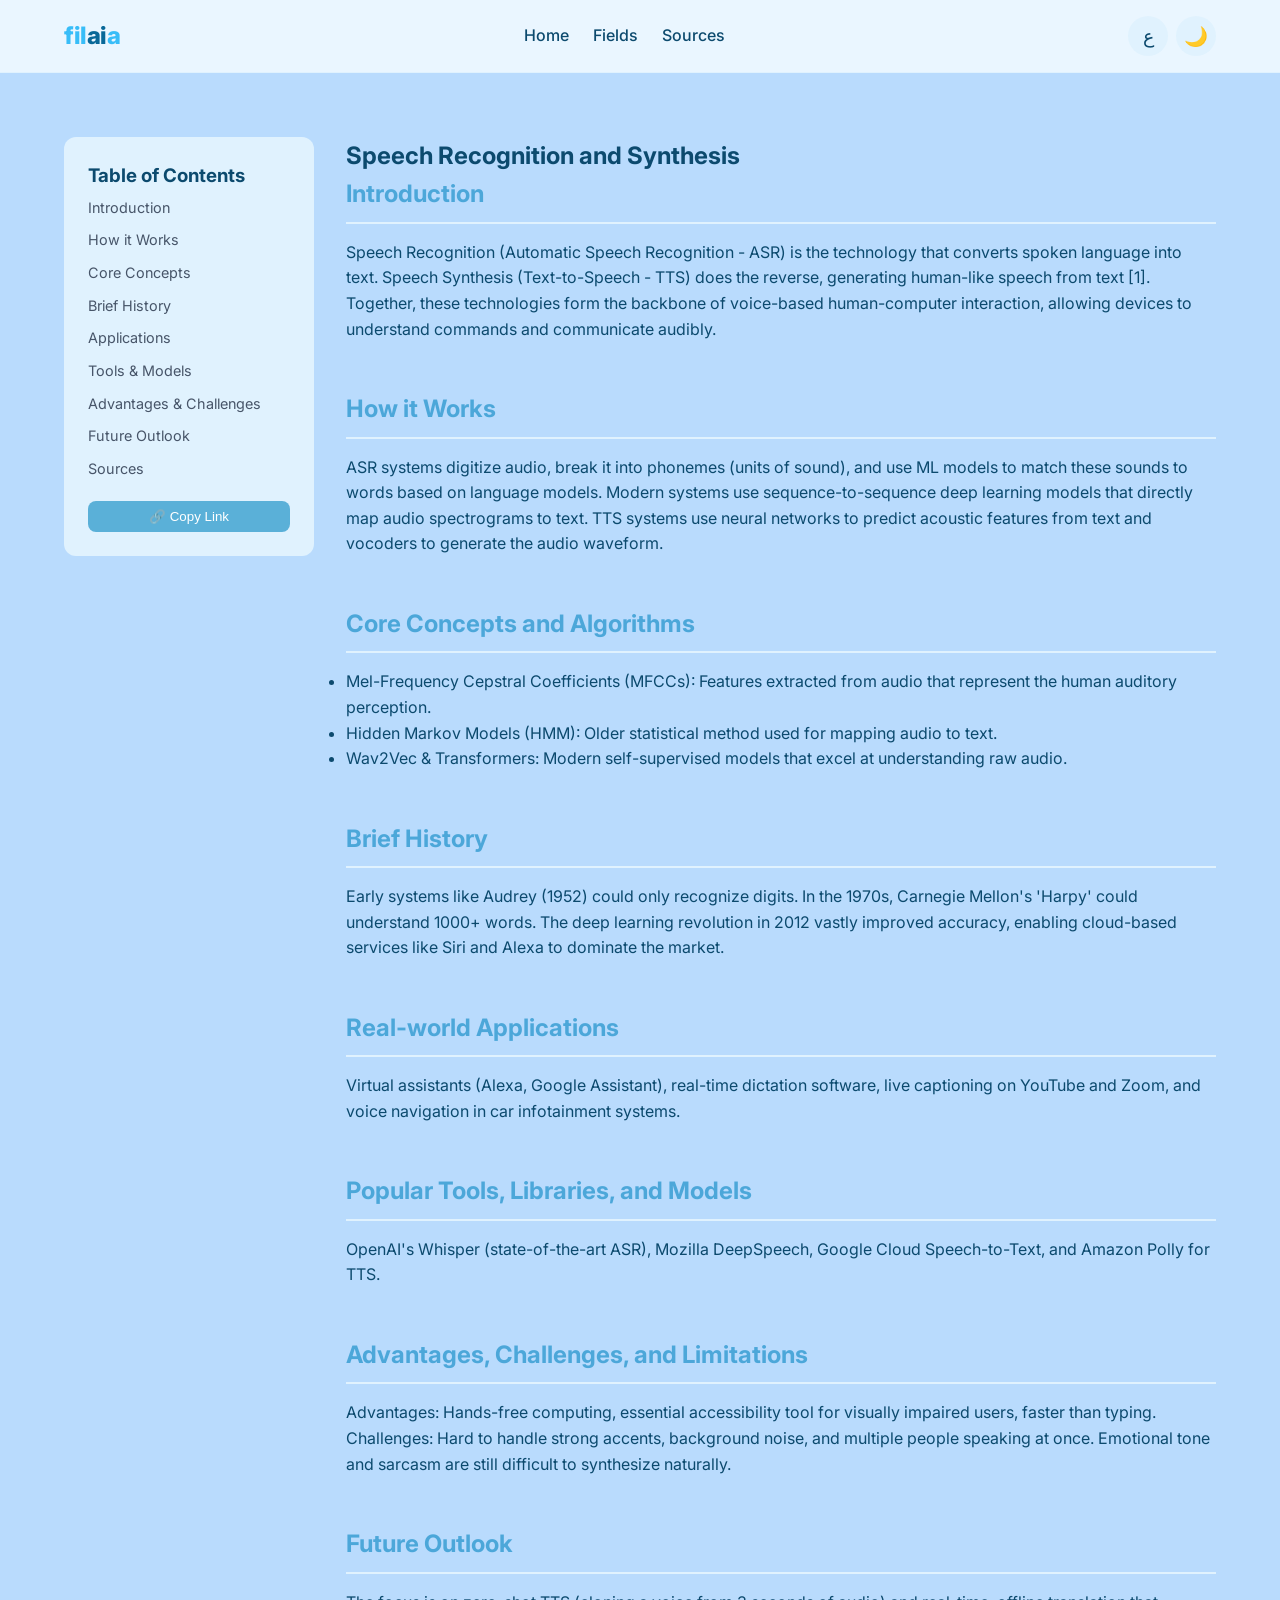
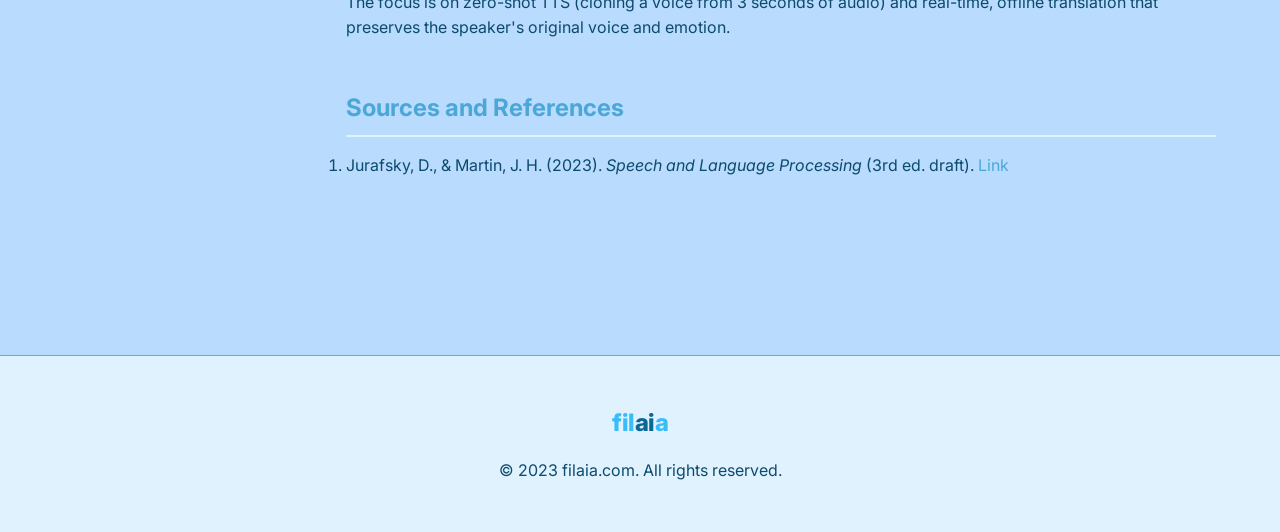
<file: speech-recognition.html>
<!DOCTYPE html>
<html lang="en" dir="ltr" data-theme="light">

<head>
    <meta charset="UTF-8">
    <meta name="viewport" content="width=device-width, initial-scale=1.0">
    <title>Speech Recognition and Synthesis | filaia</title>
    <meta name="description"
        content="Learn about Speech Recognition and Synthesis, how AI converts voice to text and back.">
    <script type="application/ld+json">
  { "@context": "https://schema.org", "@type": "Article", "headline": "Speech Recognition", "author": { "@type": "Organization", "name": "filaia" } }
  </script>
    <link rel="preconnect" href="https://fonts.googleapis.com">
    <link href="https://fonts.googleapis.com/css2?family=Cairo:wght@400;700&family=Inter:wght@400;500;700&display=swap"
        rel="stylesheet">
    <link rel="icon" type="image/svg+xml" href="assets/favicon.svg">
    <link rel="stylesheet" href="css/style.css">
</head>

<body>
    <div id="progress-bar" class="progress-bar"></div>
    <header class="header">
        <div class="nav-container">
            <a href="index.html" class="logo"><span class="fil">fil</span><span class="ai">ai</span><span
                    class="a">a</span></a>
            <nav class="nav-links">
                <a href="index.html" data-en="Home" data-ar="الرئيسية">Home</a>
                <a href="index.html#fields" data-en="Fields" data-ar="المجالات">Fields</a>
                <a href="index.html#sources" data-en="Sources" data-ar="المصادر">Sources</a>
            </nav>
            <div class="controls">
                <button id="lang-toggle" class="btn-icon">ع</button>
                <button id="theme-toggle" class="btn-icon">🌙</button>
            </div>
        </div>
    </header>

    <div class="container field-layout">
        <aside class="toc">
            <h3 data-en="Table of Contents" data-ar="محتويات الصفحة">Table of Contents</h3>
            <ul>
                <li><a href="#introduction" data-en="Introduction" data-ar="مقدمة">Introduction</a></li>
                <li><a href="#how-it-works" data-en="How it Works" data-ar="كيف يعمل">How it Works</a></li>
                <li><a href="#concepts" data-en="Core Concepts" data-ar="المفاهيم الأساسية">Core Concepts</a></li>
                <li><a href="#history" data-en="Brief History" data-ar="نبذة تاريخية">Brief History</a></li>
                <li><a href="#applications" data-en="Applications" data-ar="التطبيقات">Applications</a></li>
                <li><a href="#tools" data-en="Tools & Models" data-ar="الأدوات والنماذج">Tools & Models</a></li>
                <li><a href="#pros-cons" data-en="Advantages & Challenges" data-ar="المزايا والتحديات">Advantages &
                        Challenges</a></li>
                <li><a href="#future" data-en="Future Outlook" data-ar="النظرة المستقبلية">Future Outlook</a></li>
                <li><a href="#sources" data-en="Sources" data-ar="المصادر">Sources</a></li>
            </ul>
            <button id="copy-link"
                style="margin-top:1rem; background:var(--deep-blue); color:white; border:none; padding:0.5rem; width:100%; border-radius:8px; cursor:pointer;">🔗
                Copy Link</button>
        </aside>

        <article class="field-content">
            <h1 data-en="Speech Recognition and Synthesis" data-ar="التعرف على الكلام وتوليده">Speech Recognition and
                Synthesis</h1>

            <section id="introduction" class="fade-in">
                <h2 data-en="Introduction" data-ar="مقدمة">Introduction</h2>
                <p data-en="Speech Recognition (Automatic Speech Recognition - ASR) is the technology that converts spoken language into text. Speech Synthesis (Text-to-Speech - TTS) does the reverse, generating human-like speech from text [1]."
                    data-ar="التعرف على الكلام (التعرف التلقائي على الكلام - ASR) هو التقنية التي تحول اللغة المنطوقة إلى نص. تركيب الكلام (تحويل النص إلى كلام - TTS) يقوم بالعكس، مولداً كلاماً يشبه البشر من النص [1].">
                    Speech Recognition (Automatic Speech Recognition - ASR) is the technology that converts spoken
                    language into text. Speech Synthesis (Text-to-Speech - TTS) does the reverse, generating human-like
                    speech from text [1].</p>
                <p data-en="Together, these technologies form the backbone of voice-based human-computer interaction, allowing devices to understand commands and communicate audibly."
                    data-ar="معاً، تشكل هذه التقنيات العمود الفقري لتفاعل الإنسان والحاسوب القائم على الصوت، مما يسمح للأجهزة بفهم الأوامر والتواصل بشكل مسموع.">
                    Together, these technologies form the backbone of voice-based human-computer interaction, allowing
                    devices to understand commands and communicate audibly.</p>
            </section>

            <section id="how-it-works" class="fade-in">
                <h2 data-en="How it Works" data-ar="كيف يعمل">How it Works</h2>
                <p data-en="ASR systems digitize audio, break it into phonemes (units of sound), and use ML models to match these sounds to words based on language models. Modern systems use sequence-to-sequence deep learning models that directly map audio spectrograms to text. TTS systems use neural networks to predict acoustic features from text and vocoders to generate the audio waveform."
                    data-ar="أنظمة ASR تقوم برقمنة الصوت، وتقسيمه إلى أصوات أساسية (Phonemes)، وتستخدم نماذج تعلم الآلة لمطابقة هذه الأصوات بالكلمات بناءً على نماذج لغوية. الأنظمة الحديثة تستخدم نماذج التعلم العميق لتعيين المخططات الطيفية الصوتية مباشرة إلى نص. تستخدم أنظمة TTS الشبكات العصبية للتنبؤ بالسمات الصوتية من النص ومحولات الصوت لتوليد الموجة الصوتية.">
                    ASR systems digitize audio, break it into phonemes (units of sound), and use ML models to match
                    these sounds to words based on language models. Modern systems use sequence-to-sequence deep
                    learning models that directly map audio spectrograms to text. TTS systems use neural networks to
                    predict acoustic features from text and vocoders to generate the audio waveform.</p>
            </section>

            <section id="concepts" class="fade-in">
                <h2 data-en="Core Concepts and Algorithms" data-ar="المفاهيم والخوارزميات الأساسية">Core Concepts and
                    Algorithms</h2>
                <ul>
                    <li data-en="Mel-Frequency Cepstral Coefficients (MFCCs): Features extracted from audio that represent the human auditory perception."
                        data-ar="معاملات Cepstral الترددية (MFCCs): سمات تُستخرج من الصوت تمثل الإدراك السمعي البشري.">
                        Mel-Frequency Cepstral Coefficients (MFCCs): Features extracted from audio that represent the
                        human auditory perception.</li>
                    <li data-en="Hidden Markov Models (HMM): Older statistical method used for mapping audio to text."
                        data-ar="نماذج ماركوف المخفية (HMM): طريقة إحصائية قديمة تُستخدم لتعيين الصوت إلى نص.">Hidden
                        Markov Models (HMM): Older statistical method used for mapping audio to text.</li>
                    <li data-en="Wav2Vec & Transformers: Modern self-supervised models that excel at understanding raw audio."
                        data-ar="Wav2Vec و Transformers: نماذج حديثة ذاتية الإشراف تتفوق في فهم الصوت الخام.">Wav2Vec &
                        Transformers: Modern self-supervised models that excel at understanding raw audio.</li>
                </ul>
            </section>

            <section id="history" class="fade-in">
                <h2 data-en="Brief History" data-ar="نبذة تاريخية">Brief History</h2>
                <p data-en="Early systems like Audrey (1952) could only recognize digits. In the 1970s, Carnegie Mellon's 'Harpy' could understand 1000+ words. The deep learning revolution in 2012 vastly improved accuracy, enabling cloud-based services like Siri and Alexa to dominate the market."
                    data-ar="الأنظمة المبكرة مثل Audrey (1952) كانت تتعرف على الأرقام فقط. في السبعينيات، تمكن نظام 'Harpy' من Carnegie Mellon من فهم أكثر من 1000 كلمة. أدت ثورة التعلم العميق في 2012 إلى تحسين الدقة بشكل كبير، مما سمح لخدمات سحابية مثل Siri و Alexa بالسيطرة على السوق.">
                    Early systems like Audrey (1952) could only recognize digits. In the 1970s, Carnegie Mellon's
                    'Harpy' could understand 1000+ words. The deep learning revolution in 2012 vastly improved accuracy,
                    enabling cloud-based services like Siri and Alexa to dominate the market.</p>
            </section>

            <section id="applications" class="fade-in">
                <h2 data-en="Real-world Applications" data-ar="التطبيقات الواقعية">Real-world Applications</h2>
                <p data-en="Virtual assistants (Alexa, Google Assistant), real-time dictation software, live captioning on YouTube and Zoom, and voice navigation in car infotainment systems."
                    data-ar="المساعدون الافتراضيون (Alexa، Google Assistant)، برامج الإملاء الفوري، الترجمة النصية المباشرة على YouTube و Zoom، والتنقل الصوتي في أنظمة الترفيه في السيارات.">
                    Virtual assistants (Alexa, Google Assistant), real-time dictation software, live captioning on
                    YouTube and Zoom, and voice navigation in car infotainment systems.</p>
            </section>

            <section id="tools" class="fade-in">
                <h2 data-en="Popular Tools, Libraries, and Models" data-ar="الأدوات والمكتبات والنماذج الشائعة">Popular
                    Tools, Libraries, and Models</h2>
                <p data-en="OpenAI's Whisper (state-of-the-art ASR), Mozilla DeepSpeech, Google Cloud Speech-to-Text, and Amazon Polly for TTS."
                    data-ar="Whisper من OpenAI (نظام تعرف على الكلام متطور)، Mozilla DeepSpeech، Google Cloud Speech-to-Text، و Amazon Polly لتحويل النص إلى كلام.">
                    OpenAI's Whisper (state-of-the-art ASR), Mozilla DeepSpeech, Google Cloud Speech-to-Text, and Amazon
                    Polly for TTS.</p>
            </section>

            <section id="pros-cons" class="fade-in">
                <h2 data-en="Advantages, Challenges, and Limitations" data-ar="المزايا والتحديات والقيود">Advantages,
                    Challenges, and Limitations</h2>
                <p data-en="Advantages: Hands-free computing, essential accessibility tool for visually impaired users, faster than typing."
                    data-ar="المزايا: حوسبة بدون استخدام اليدين، أداة وصول أساسية للمستخدمين ضعاف البصر، أسرع من الكتابة.">
                    Advantages: Hands-free computing, essential accessibility tool for visually impaired users, faster
                    than typing.</p>
                <p data-en="Challenges: Hard to handle strong accents, background noise, and multiple people speaking at once. Emotional tone and sarcasm are still difficult to synthesize naturally."
                    data-ar="التحديات: صعوبة التعامل مع اللهجات القوية، وضوضاء الخلفية، وتحدث عدة أشخاص في وقت واحد. النبرة العاطفية والسخرية لا تزال صعبة التركيب بشكل طبيعي.">
                    Challenges: Hard to handle strong accents, background noise, and multiple people speaking at once.
                    Emotional tone and sarcasm are still difficult to synthesize naturally.</p>
            </section>

            <section id="future" class="fade-in">
                <h2 data-en="Future Outlook" data-ar="النظرة المستقبلية">Future Outlook</h2>
                <p data-en="The focus is on zero-shot TTS (cloning a voice from 3 seconds of audio) and real-time, offline translation that preserves the speaker's original voice and emotion."
                    data-ar="التركيز ينصب على TTS بلا طلقات (استنساخ صوت من 3 ثوانٍ من الصوت) والترجمة الفورية دون اتصال التي تحافظ على الصوت والعاطفة الأصلية للمتحدث.">
                    The focus is on zero-shot TTS (cloning a voice from 3 seconds of audio) and real-time, offline
                    translation that preserves the speaker's original voice and emotion.</p>
            </section>

            <section id="sources" class="fade-in">
                <h2 data-en="Sources and References" data-ar="المصادر والمراجع">Sources and References</h2>
                <ol>
                    <li data-en="Jurafsky, D., & Martin, J. H. (2023). <em>Speech and Language Processing</em> (3rd ed. draft). <a href='https://web.stanford.edu/~jurafsky/slp3/' target='_blank'>Link</a>"
                        data-ar="جورافسكي، د.، ومارتن، ج. ه. (2023). <em>معالجة الكلام واللغة</em> (مسودة الطبعة الثالثة). <a href='https://web.stanford.edu/~jurafsky/slp3/' target='_blank'>الرابط</a>">
                        Jurafsky, D., & Martin, J. H. (2023). <em>Speech and Language Processing</em> (3rd ed. draft).
                        <a href="https://web.stanford.edu/~jurafsky/slp3/" target="_blank">Link</a></li>
                </ol>
            </section>
        </article>
    </div>

    <footer class="footer">
        <div class="footer-container">
            <a href="index.html" class="logo"><span class="fil">fil</span><span class="ai">ai</span><span
                    class="a">a</span></a>
            <p>&copy; 2023 filaia.com. All rights reserved.</p>
        </div>
    </footer>
    <script src="js/script.js"></script>
</body>

</html>
</file>
<file: css/style.css>
/* ===== CSS Variables & Theming ===== */
:root {
    --primary: #38BDF8;
    /* Light sky blue */
    --secondary: #096898;
    /* Darker sky blue for 'ai' */
    --deep-blue: #0686c29c;
    /* Headings and buttons */
    --bg-light: #b9dbfd;
    /* Very light background */
    --bg-card: #E0F2FE;
    /* Pale blue for borders/cards */
    --text-primary: #0C4A6E;
    --text-secondary: #475569;
    --bg-body: var(--bg-light);
    --bg-header: rgba(240, 249, 255, 0.9);
    --shadow: 0 4px 6px -1px rgba(2, 132, 199, 0.1), 0 2px 4px -1px rgba(2, 132, 199, 0.06);
    --radius: 12px;
}

[data-theme="dark"] {
    --primary: #38BDF8;
    --secondary: #0EA5E9;
    --deep-blue: #7DD3FC;
    --bg-light: #0F172A;
    --bg-card: #1E293B;
    --text-primary: #E0F2FE;
    --text-secondary: #94A3B8;
    --bg-body: var(--bg-light);
    --bg-header: rgba(15, 23, 42, 0.9);
    --shadow: 0 4px 6px -1px rgba(0, 0, 0, 0.3);
}

/* ===== General Setup ===== */
* {
    box-sizing: border-box;
    margin: 0;
    padding: 0;
}

html {
    scroll-behavior: smooth;
}

body {
    font-family: 'Inter', sans-serif;
    background-color: var(--bg-body);
    color: var(--text-primary);
    line-height: 1.6;
    transition: background-color 0.3s ease, color 0.3s ease;
}

[dir="rtl"] body {
    font-family: 'Cairo', sans-serif;
}

a {
    color: var(--deep-blue);
    text-decoration: none;
}

a:hover {
    text-decoration: underline;
}

/* ===== Header & Navigation ===== */
.header {
    position: sticky;
    top: 0;
    background: var(--bg-header);
    backdrop-filter: blur(10px);
    border-bottom: 1px solid var(--bg-card);
    z-index: 1000;
}

.nav-container {
    max-width: 1200px;
    margin: 0 auto;
    display: flex;
    justify-content: space-between;
    align-items: center;
    padding: 1rem 1.5rem;
}

.logo {
    font-size: 1.5rem;
    font-weight: 800;
    text-decoration: none;
    letter-spacing: -0.5px;
}

.logo .fil,
.logo .a {
    color: var(--primary);
}

.logo .ai {
    color: var(--secondary);
}

.nav-links {
    display: flex;
    gap: 1.5rem;
    align-items: center;
}

.nav-links a {
    font-weight: 500;
    color: var(--text-primary);
}

.nav-links a:hover {
    color: var(--secondary);
}

.controls {
    display: flex;
    gap: 0.5rem;
    align-items: center;
}

.btn-icon {
    background: var(--bg-card);
    border: none;
    width: 40px;
    height: 40px;
    border-radius: 50%;
    cursor: pointer;
    display: flex;
    align-items: center;
    justify-content: center;
    color: var(--text-primary);
    font-size: 1.2rem;
}

.btn-icon:hover {
    background: var(--primary);
    color: white;
}

/* ===== Progress Bar ===== */
.progress-bar {
    position: fixed;
    top: 0;
    left: 0;
    height: 4px;
    width: 0%;
    background: var(--secondary);
    z-index: 2000;
}

/* ===== Hero Section ===== */
.hero {
    text-align: center;
    padding: 6rem 1.5rem;
    background: linear-gradient(180deg, var(--bg-body) 0%, var(--bg-card) 100%);
}

.hero h1 {
    font-size: 3rem;
    color: var(--deep-blue);
    margin-bottom: 1rem;
}

.hero h1 span {
    color: var(--secondary);
}

/* Highlight 'AI' */
.hero p {
    max-width: 600px;
    margin: 0 auto 2rem auto;
    color: var(--text-secondary);
    font-size: 1.2rem;
}

.btn-primary {
    background: var(--deep-blue);
    color: white;
    padding: 0.8rem 2rem;
    border-radius: var(--radius);
    font-weight: 600;
    display: inline-block;
    border: none;
    cursor: pointer;
    transition: transform 0.2s;
}

.btn-primary:hover {
    transform: translateY(-2px);
    text-decoration: none;
}

/* ===== Layouts & Cards ===== */
.container {
    max-width: 1200px;
    margin: 0 auto;
    padding: 4rem 1.5rem;
}

.section-title {
    text-align: center;
    font-size: 2.5rem;
    color: var(--deep-blue);
    margin-bottom: 3rem;
}

.section-title span {
    color: var(--secondary);
}

.fields-grid {
    display: grid;
    grid-template-columns: repeat(auto-fill, minmax(280px, 1fr));
    gap: 1.5rem;
}

.card {
    background: var(--bg-card);
    border-radius: var(--radius);
    padding: 1.5rem;
    box-shadow: var(--shadow);
    transition: transform 0.3s, box-shadow 0.3s;
    border: 1px solid transparent;
}

.card:hover {
    transform: translateY(-5px);
    box-shadow: 0 10px 15px -3px rgba(2, 132, 199, 0.2);
    border-color: var(--primary);
}

.card h3 {
    color: var(--deep-blue);
    margin-bottom: 0.5rem;
}

.card p {
    color: var(--text-secondary);
    font-size: 0.95rem;
}

/* ===== Field Page Layout (Sticky TOC) ===== */
.field-layout {
    display: grid;
    grid-template-columns: 250px 1fr;
    gap: 2rem;
}

.toc {
    position: sticky;
    top: 90px;
    align-self: start;
    background: var(--bg-card);
    padding: 1.5rem;
    border-radius: var(--radius);
}

.toc ul {
    list-style: none;
}

.toc a {
    display: block;
    padding: 0.3rem 0;
    font-size: 0.9rem;
    color: var(--text-secondary);
}

.toc a:hover {
    color: var(--secondary);
}

.field-content section {
    margin-bottom: 3rem;
    scroll-margin-top: 80px;
}

.field-content h2 {
    color: var(--deep-blue);
    border-bottom: 2px solid var(--bg-card);
    padding-bottom: 0.5rem;
    margin-bottom: 1rem;
}

.field-content h3 {
    color: var(--secondary);
    margin-top: 1.5rem;
    margin-bottom: 0.5rem;
}

/* ===== Footer ===== */
.footer {
    background: var(--bg-card);
    border-top: 1px solid var(--primary);
    padding: 3rem 1.5rem;
    margin-top: 4rem;
}

.footer-container {
    max-width: 1200px;
    margin: 0 auto;
    text-align: center;
}

.footer .logo {
    display: inline-block;
    margin-bottom: 1rem;
}

/* ===== Animations ===== */
.fade-in {
    opacity: 0;
    transform: translateY(20px);
    transition: opacity 0.6s ease-out, transform 0.6s ease-out;
}

.fade-in.visible {
    opacity: 1;
    transform: translateY(0);
}

/* ===== Responsive ===== */
@media (max-width: 768px) {
    .nav-links {
        display: none;
    }

    .field-layout {
        grid-template-columns: 1fr;
    }

    .toc {
        position: relative;
        top: 0;
        margin-bottom: 2rem;
    }

    .hero h1 {
        font-size: 2rem;
    }
}
</file>
